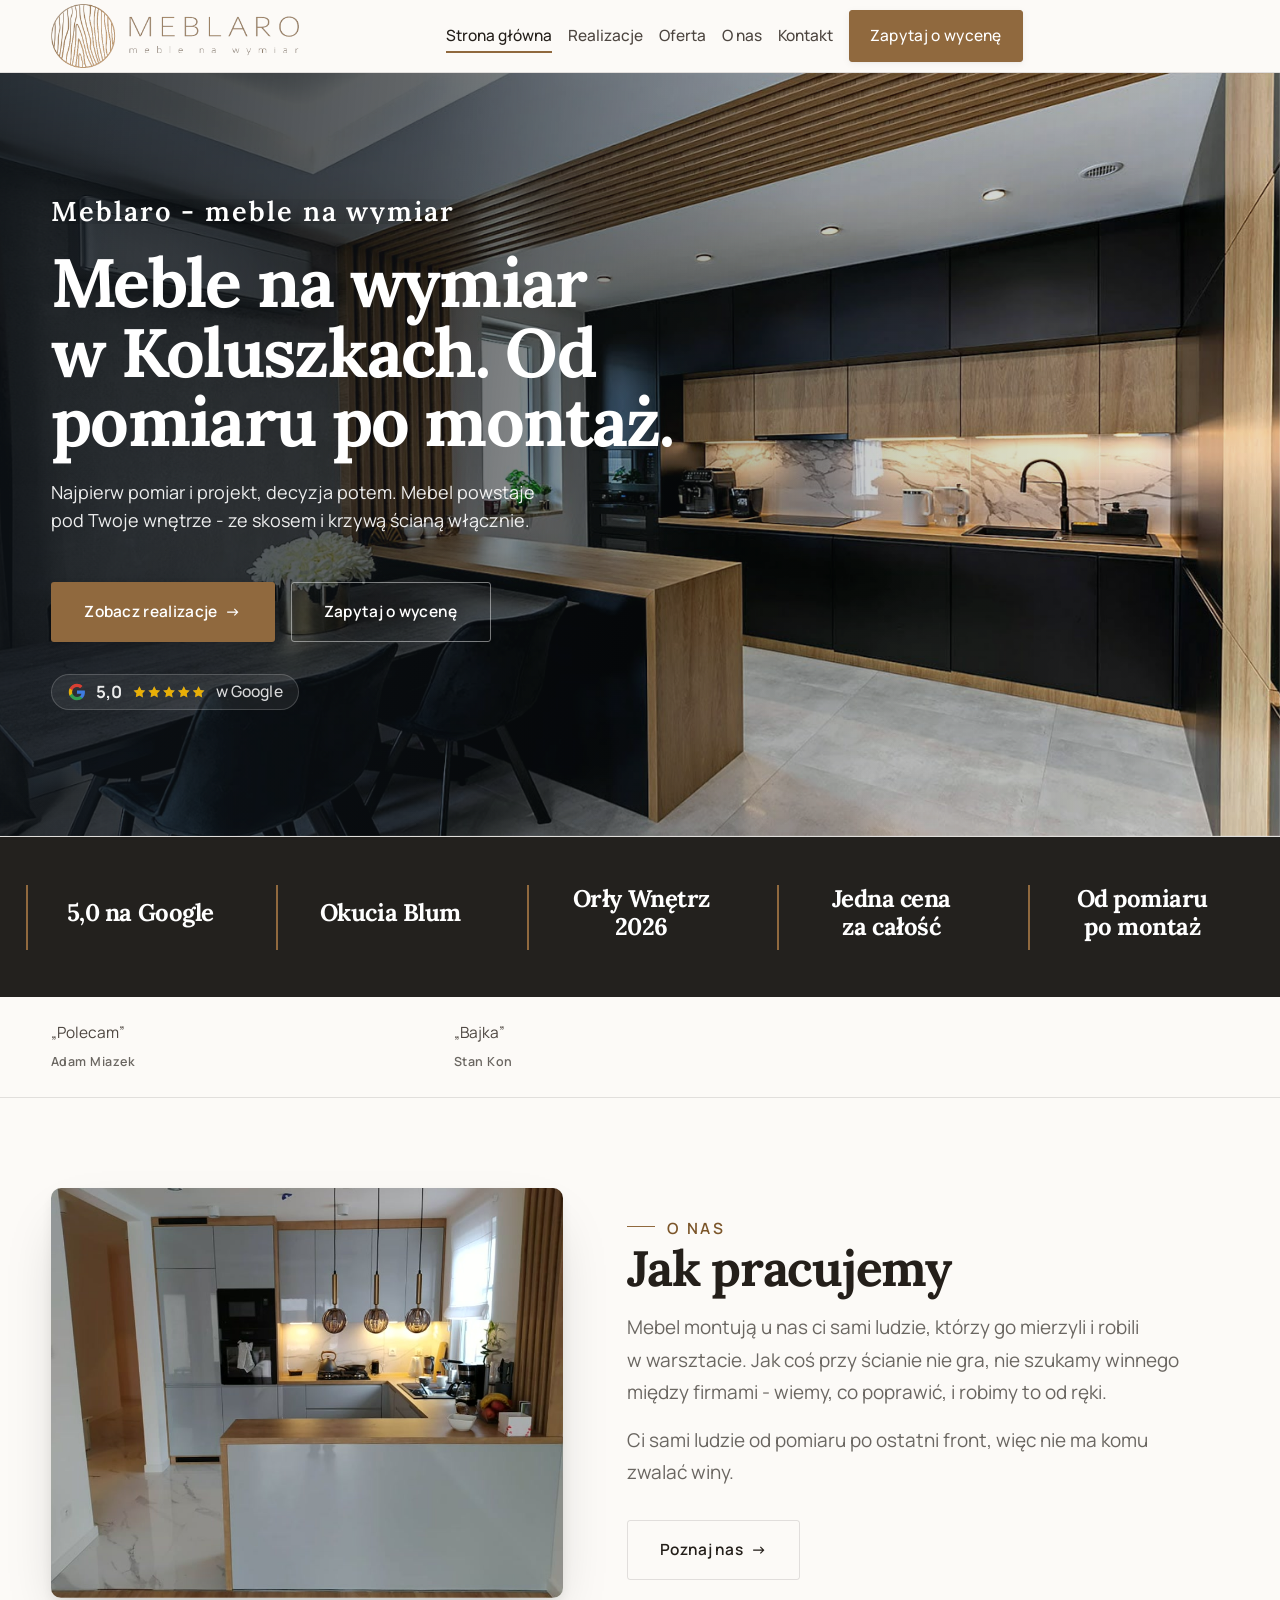
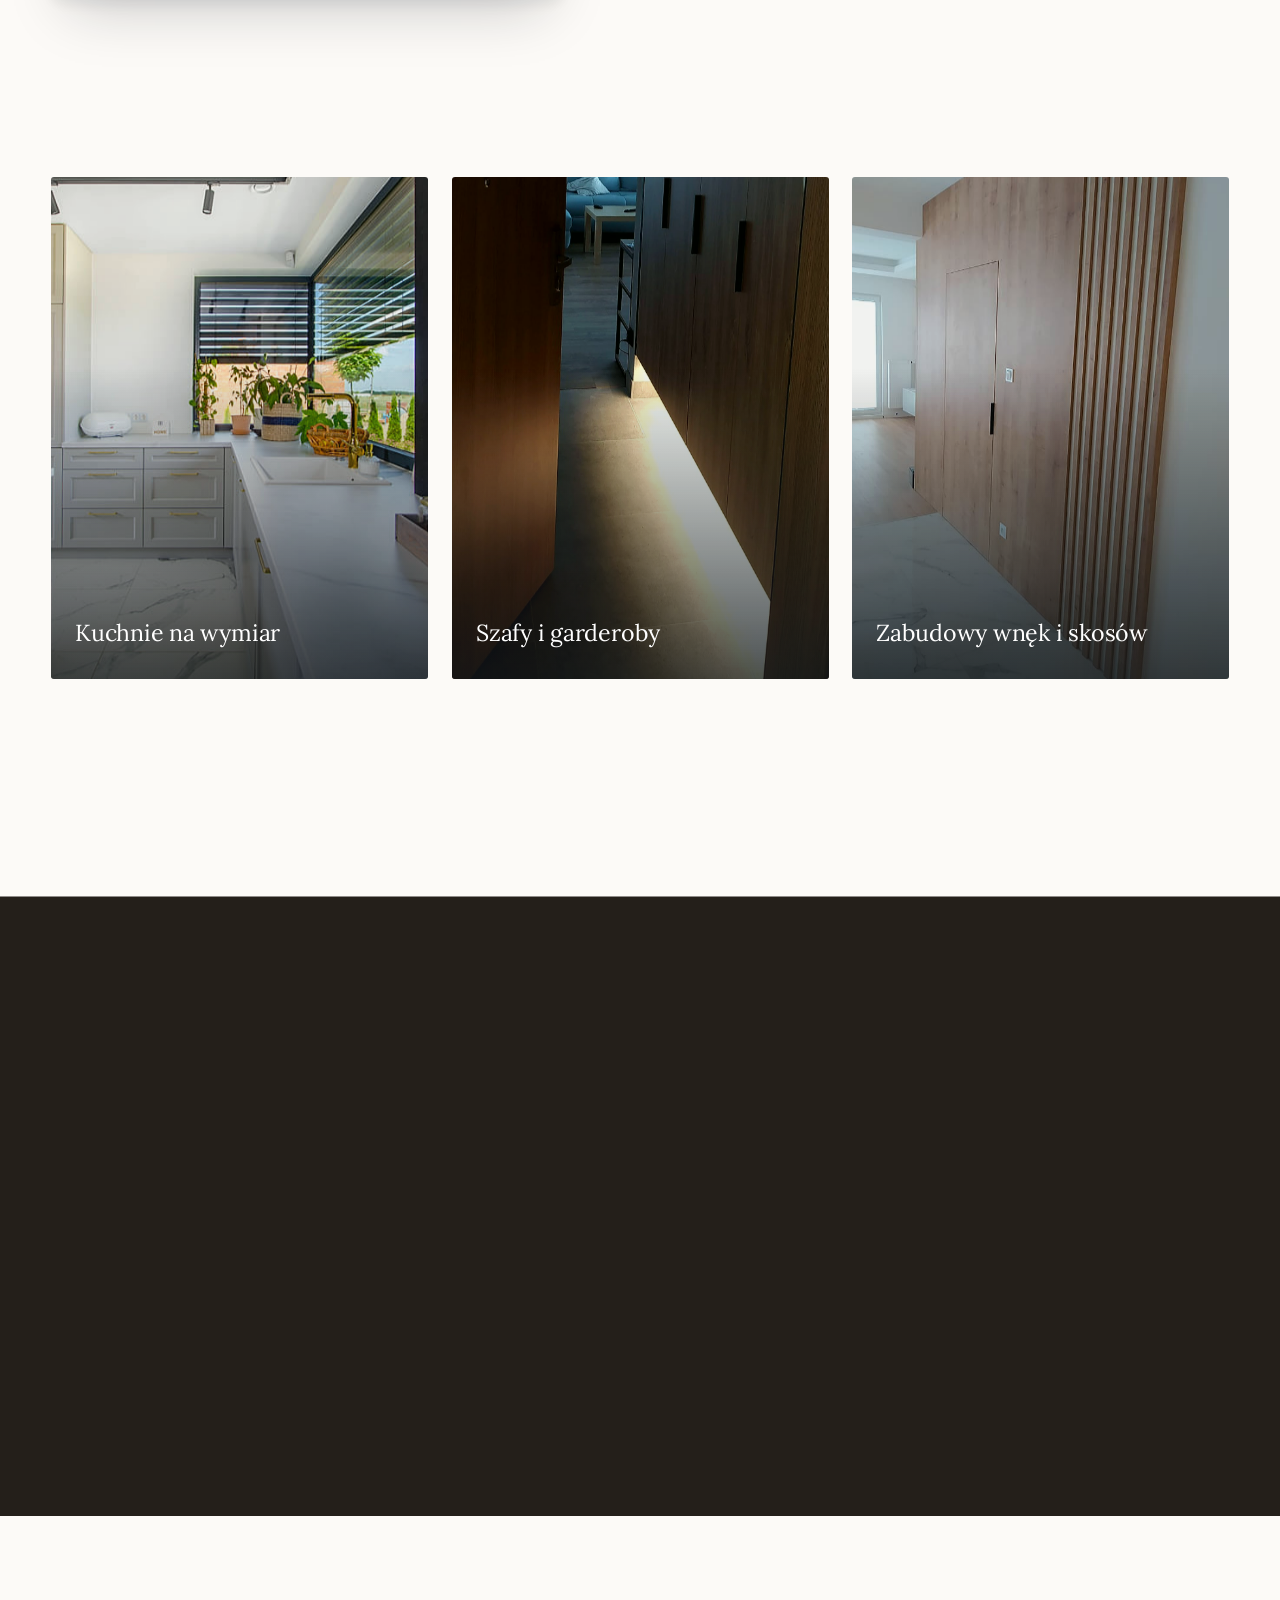
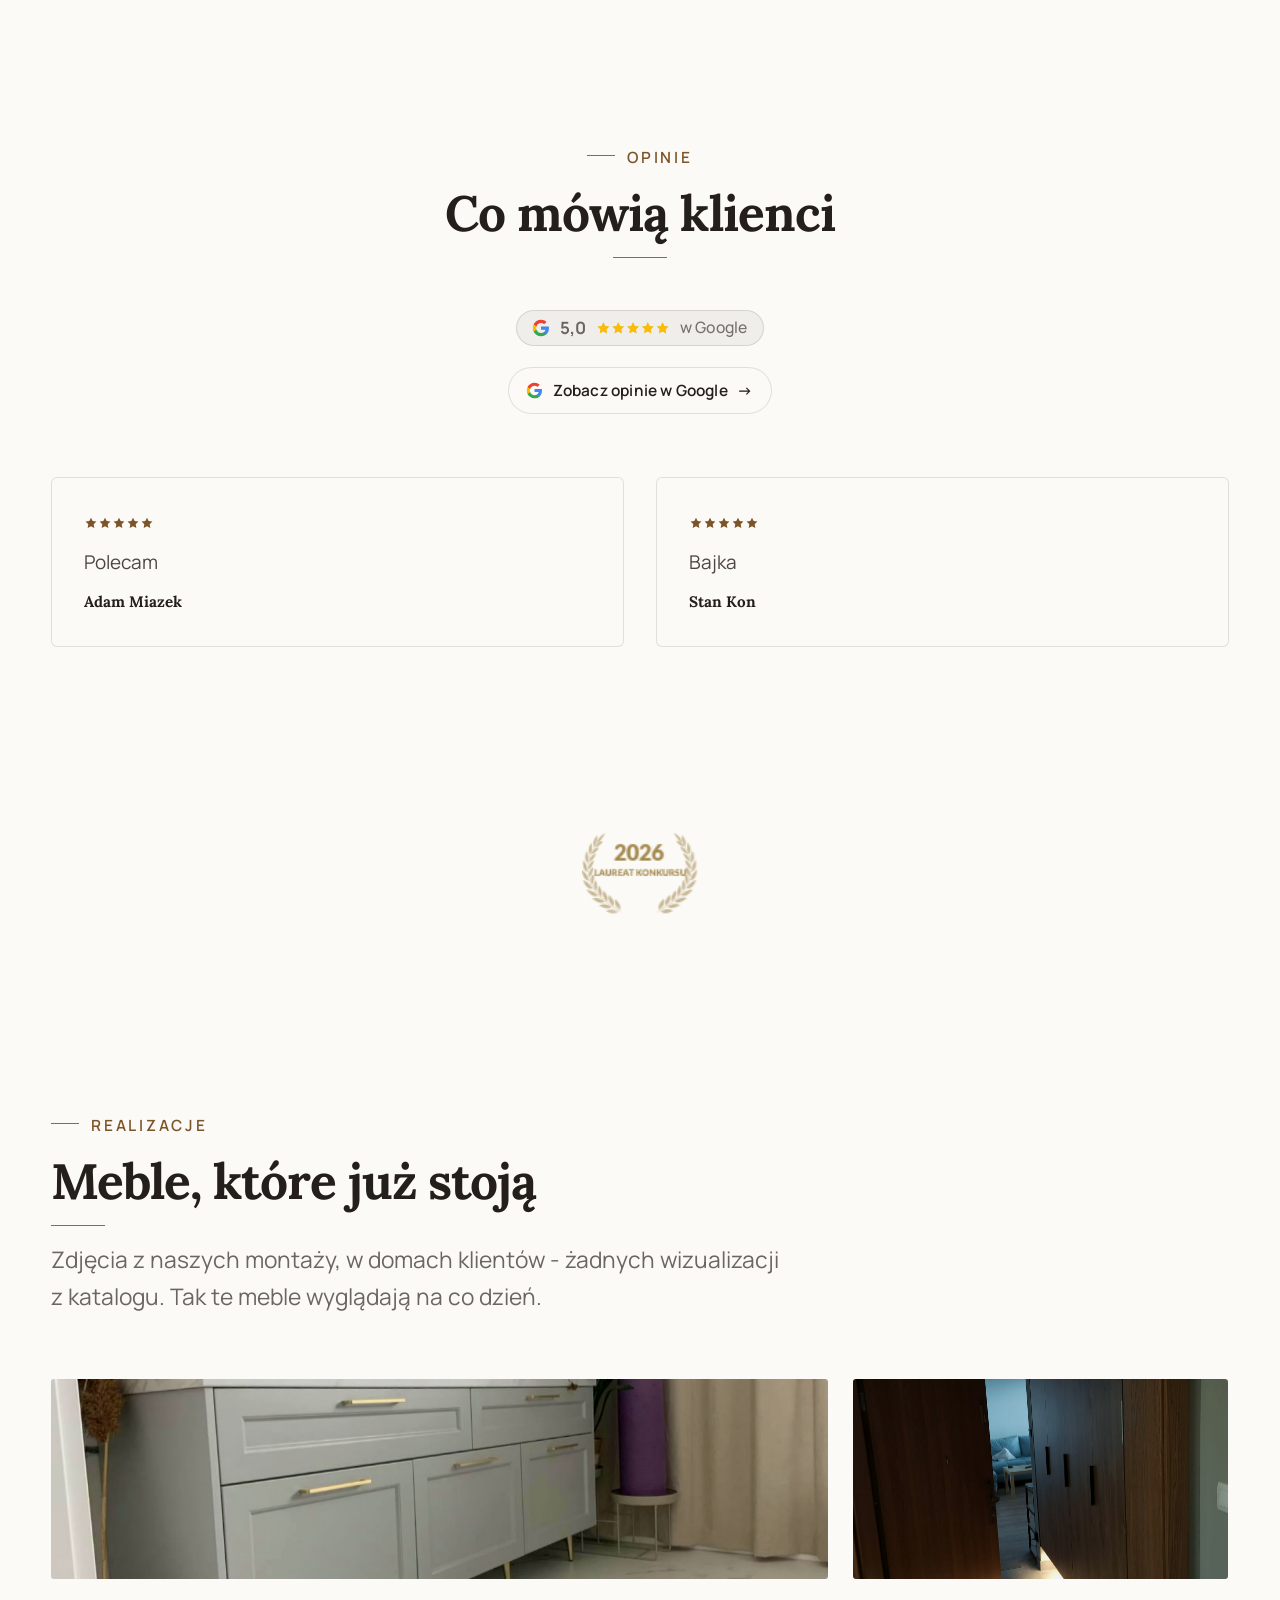
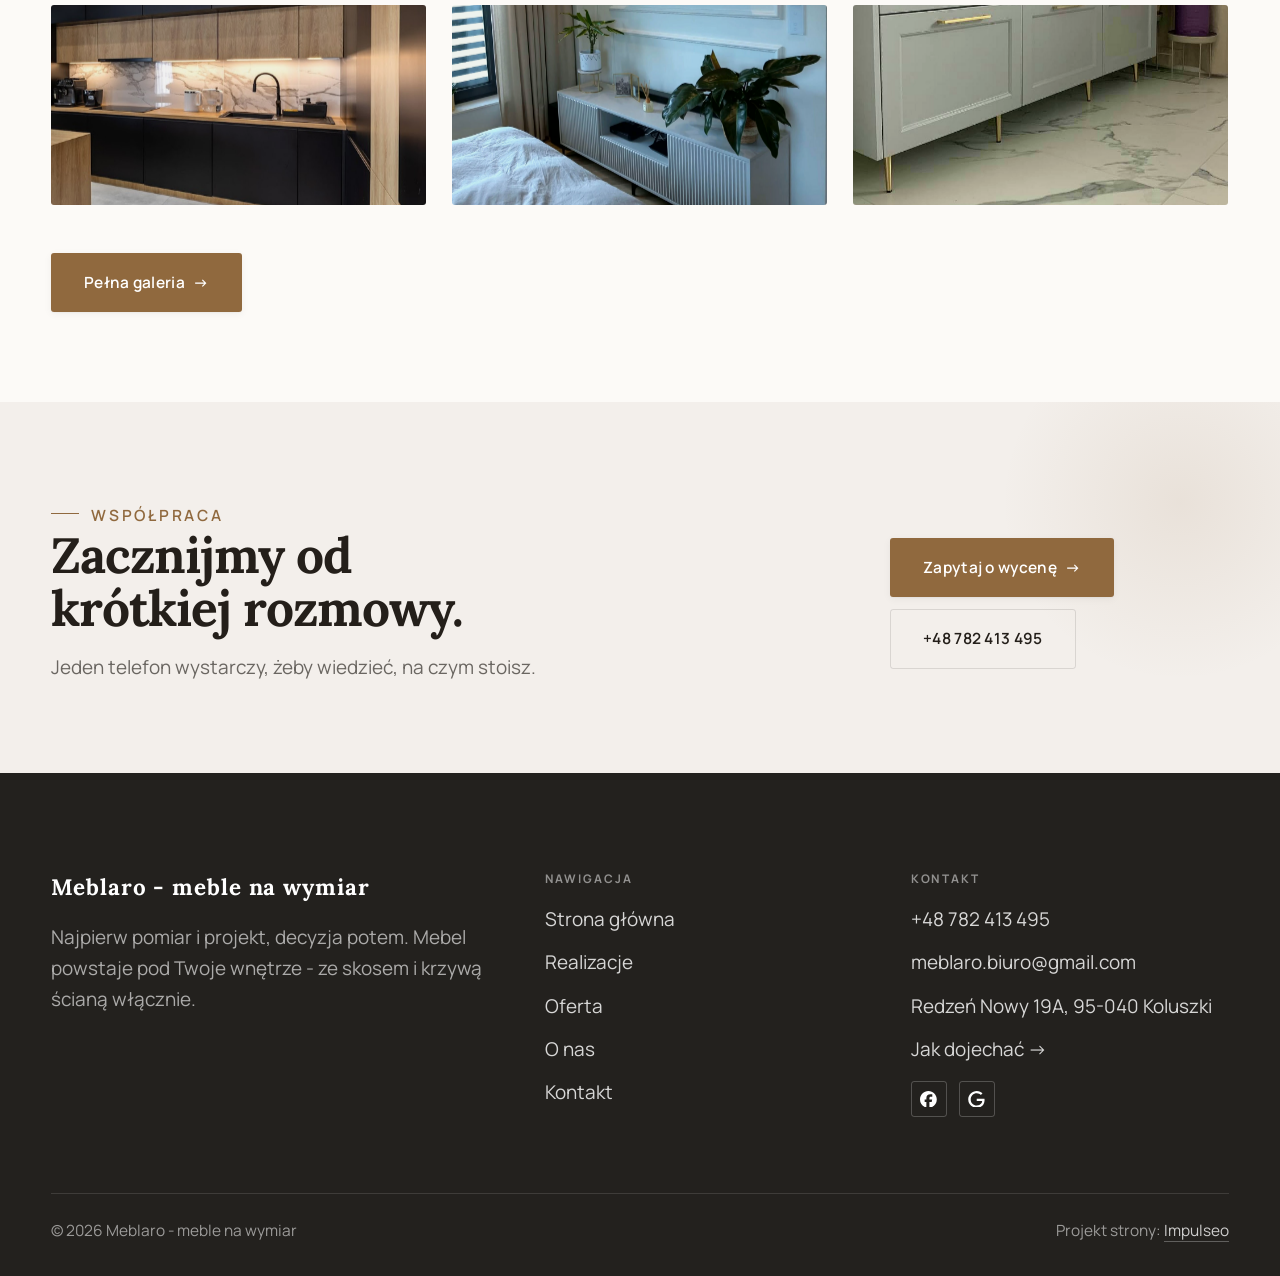
<file: index.html>
<!DOCTYPE html>
<html lang="pl">
<head>
<meta charset="UTF-8">
<meta name="viewport" content="width=device-width, initial-scale=1.0">
<title>Meblaro - meble na wymiar - stolarstwo i meble na wymiar</title>
<meta name="description" content="Meble na wymiar w Koluszkach: kuchnie, szafy i zabudowy pod Twoje wnętrze. Pomiar, projekt i montaż, okucia Blum. Zadzwoń: +48 782 413 495.">
<link rel="canonical" href="https://kris20032.github.io/meblaro-meble-na-wymiar/">
<meta name="robots" content="noindex, nofollow">
<meta property="og:type" content="website">
<meta property="og:locale" content="pl_PL">
<meta property="og:site_name" content="Meblaro - meble na wymiar">
<meta property="og:title" content="Meblaro - meble na wymiar - stolarstwo i meble na wymiar">
<meta property="og:description" content="Meble na wymiar w Koluszkach: kuchnie, szafy i zabudowy pod Twoje wnętrze. Pomiar, projekt i montaż, okucia Blum. Zadzwoń: +48 782 413 495.">
<meta property="og:url" content="https://kris20032.github.io/meblaro-meble-na-wymiar/">
<meta property="og:image" content="https://kris20032.github.io/meblaro-meble-na-wymiar/img/og.jpg">
<meta property="og:image:width" content="1200">
<meta property="og:image:height" content="630">
<meta name="twitter:card" content="summary_large_image">
<script type="application/ld+json">{"@context": "https://schema.org", "@type": "HomeAndConstructionBusiness", "name": "Meblaro - meble na wymiar", "url": "https://kris20032.github.io/meblaro-meble-na-wymiar/", "telephone": "+48782413495", "image": "https://kris20032.github.io/meblaro-meble-na-wymiar/img/og.jpg", "areaServed": "Koluszki", "sameAs": ["https://www.facebook.com/p/Meblaro-meble-na-wymiar-100083141510065/", "https://maps.google.com/?cid=2853513058336398710&g_mp=Cidnb29nbGUubWFwcy5wbGFjZXMudjEuUGxhY2VzLlNlYXJjaFRleHQQAhgEIAA"]}</script>
<link rel="preconnect" href="https://fonts.googleapis.com">
<link rel="preconnect" href="https://fonts.gstatic.com" crossorigin>
<link href="https://fonts.googleapis.com/css2?family=Lora:wght@500;600;700&family=Manrope:wght@400;500;600&display=swap" rel="stylesheet">
<link rel="stylesheet" href="assets/styles.css?v=4e96877b">
</head>
<body>

<header class="nav">
  <div class="wrap nav-inner">
    <a class="brand brand-has-logo" href="index.html"><img class="brand-logo" src="img/logo.png" alt="Meblaro - meble na wymiar" width="836" height="216" decoding="async"></a>
    <nav class="nav-links">
      <a href="index.html" class="active" aria-current="page">Strona główna</a>
      <a href="realizacje.html">Realizacje</a>
      <a href="oferta.html">Oferta</a>
      <a href="o-nas.html">O nas</a>
      <a href="kontakt.html">Kontakt</a>
      <a href="kontakt.html" class="btn btn-accent">Zapytaj o wycenę</a>
    </nav>
    <button class="nav-toggle" aria-label="Menu"><span></span><span></span><span></span></button>
  </div>
</header>

<main>
<section class="hero-cine">
  <img src="img/hero.jpg" fetchpriority="high" alt="Meblaro - meble na wymiar - Meble na wymiar w Koluszkach. Od pomiaru po montaż. " width="1600" height="900">
  <div class="wrap">
    <div class="hero-copy">
      <div class="brandmark bm-s"><span class="bm-line"><span>Meblaro - meble na wymiar</span></span></div>
      <h1>Meble na wymiar w Koluszkach. Od pomiaru po montaż. </h1>
      <p class="lead">Najpierw pomiar i projekt, decyzja potem. Mebel powstaje pod Twoje wnętrze - ze skosem i krzywą ścianą włącznie.</p>
      <div class="hero-actions">
        <a href="realizacje.html" class="btn btn-accent">Zobacz realizacje <span class="arr">→</span></a>
        <a href="kontakt.html" class="btn btn-ghost btn-on-dark">Zapytaj o wycenę</a>
      </div>
      <div style="margin-top:var(--space-6);color:#fff;font-weight:600;letter-spacing:.02em;opacity:.92"><span class="g-badge"><svg class="gb-ico" viewBox="0 0 24 24" width="18" height="18" aria-hidden="true"><path fill="#4285F4" d="M22.56 12.25c0-.78-.07-1.53-.2-2.25H12v4.26h5.92c-.26 1.37-1.04 2.53-2.21 3.31v2.77h3.57c2.08-1.92 3.28-4.74 3.28-8.09z"/><path fill="#34A853" d="M12 23c2.97 0 5.46-.98 7.28-2.66l-3.57-2.77c-.98.66-2.23 1.06-3.71 1.06-2.86 0-5.29-1.93-6.16-4.53H2.18v2.84C3.99 20.53 7.7 23 12 23z"/><path fill="#FBBC05" d="M5.84 14.09c-.22-.66-.35-1.36-.35-2.09s.13-1.43.35-2.09V7.07H2.18C1.43 8.55 1 10.22 1 12s.43 3.45 1.18 4.93l2.85-2.22.81-.62z"/><path fill="#EA4335" d="M12 5.38c1.62 0 3.06.56 4.21 1.64l3.15-3.15C17.45 2.09 14.97 1 12 1 7.7 1 3.99 3.47 2.18 7.07l3.66 2.84c.87-2.6 3.3-4.53 6.16-4.53z"/></svg><b class="gb-ocena">5,0</b><svg class="gb-stars" viewBox="0 0 90 18" width="74" height="14.8" aria-hidden="true"><g fill="currentColor" opacity=".26"><path transform="translate(0,0)" d="M9 1.6l2.2 4.46 4.92.72-3.56 3.47.84 4.9L9 12.74l-4.4 2.31.84-4.9L1.88 6.68l4.92-.72L9 1.6Z"/><path transform="translate(18,0)" d="M9 1.6l2.2 4.46 4.92.72-3.56 3.47.84 4.9L9 12.74l-4.4 2.31.84-4.9L1.88 6.68l4.92-.72L9 1.6Z"/><path transform="translate(36,0)" d="M9 1.6l2.2 4.46 4.92.72-3.56 3.47.84 4.9L9 12.74l-4.4 2.31.84-4.9L1.88 6.68l4.92-.72L9 1.6Z"/><path transform="translate(54,0)" d="M9 1.6l2.2 4.46 4.92.72-3.56 3.47.84 4.9L9 12.74l-4.4 2.31.84-4.9L1.88 6.68l4.92-.72L9 1.6Z"/><path transform="translate(72,0)" d="M9 1.6l2.2 4.46 4.92.72-3.56 3.47.84 4.9L9 12.74l-4.4 2.31.84-4.9L1.88 6.68l4.92-.72L9 1.6Z"/></g><clipPath id="gs1000"><rect x="0" y="0" width="90.0" height="18"/></clipPath><g fill="#FBBC04" clip-path="url(#gs1000)"><path transform="translate(0,0)" d="M9 1.6l2.2 4.46 4.92.72-3.56 3.47.84 4.9L9 12.74l-4.4 2.31.84-4.9L1.88 6.68l4.92-.72L9 1.6Z"/><path transform="translate(18,0)" d="M9 1.6l2.2 4.46 4.92.72-3.56 3.47.84 4.9L9 12.74l-4.4 2.31.84-4.9L1.88 6.68l4.92-.72L9 1.6Z"/><path transform="translate(36,0)" d="M9 1.6l2.2 4.46 4.92.72-3.56 3.47.84 4.9L9 12.74l-4.4 2.31.84-4.9L1.88 6.68l4.92-.72L9 1.6Z"/><path transform="translate(54,0)" d="M9 1.6l2.2 4.46 4.92.72-3.56 3.47.84 4.9L9 12.74l-4.4 2.31.84-4.9L1.88 6.68l4.92-.72L9 1.6Z"/><path transform="translate(72,0)" d="M9 1.6l2.2 4.46 4.92.72-3.56 3.47.84 4.9L9 12.74l-4.4 2.31.84-4.9L1.88 6.68l4.92-.72L9 1.6Z"/></g></svg><span class="gb-txt">w Google</span></span></div>
    </div>
  </div>
</section>
<section class="strip n-5" style="padding-block:0">
  <div class="wrap">
    <div class="item reveal"><div class="k">5,0 na Google</div><div class="v"></div></div>
    <div class="item reveal"><div class="k">Okucia Blum</div><div class="v"></div></div>
    <div class="item reveal"><div class="k">Orły Wnętrz 2026</div><div class="v"></div></div>
    <div class="item reveal"><div class="k">Jedna cena za całość</div><div class="v"></div></div>
    <div class="item reveal"><div class="k">Od pomiaru po montaż</div><div class="v"></div></div>
  </div>
</section>
<section class="opinie-mini" aria-label="Opinie klientów">
  <div class="wrap">
    <div class="om-row">
      <div class="om-item reveal"><blockquote>„Polecam”</blockquote><span class="om-autor">Adam Miazek</span></div>
      <div class="om-item reveal"><blockquote>„Bajka”</blockquote><span class="om-autor">Stan Kon</span></div>
    </div>
  </div>
</section>
<section>
  <div class="wrap split">
    <div class="split-art reveal"><img src="img/about.jpg" alt="Meblaro - meble na wymiar - realizacja" loading="lazy" width="936" height="696" decoding="async"></div>
    <div class="split-copy reveal">
      <span class="eyebrow">O nas</span>
      <h2>Jak pracujemy</h2>
      <p class="muted">Mebel montują u nas ci sami ludzie, którzy go mierzyli i robili w warsztacie. Jak coś przy ścianie nie gra, nie szukamy winnego między firmami - wiemy, co poprawić, i robimy to od ręki.</p>
      <p class="muted">Ci sami ludzie od pomiaru po ostatni front, więc nie ma komu zwalać winy.</p>
      <a href="o-nas.html" class="btn btn-ghost">Poznaj nas <span class="arr">→</span></a>
    </div>
  </div>
</section>
<section class="gateways-band">
  <div class="wrap">
    <div class="gateways">
      <a href="oferta.html" class="gateway reveal"><img src="img/g2.jpg" alt="Kuchnie na wymiar" loading="lazy" width="1000" height="662" decoding="async"><span class="g-ttl">Kuchnie na wymiar</span></a>
      <a href="oferta.html" class="gateway reveal"><img src="img/g8.jpg" alt="Szafy i garderoby" loading="lazy" width="1266" height="1750" decoding="async"><span class="g-ttl">Szafy i garderoby</span></a>
      <a href="oferta.html" class="gateway reveal"><img src="img/g5.jpg" alt="Zabudowy wnęk i skosów" loading="lazy" width="720" height="960" decoding="async"><span class="g-ttl">Zabudowy wnęk i skosów</span></a>
    </div>
  </div>
</section>
<section class="stopklatka" aria-hidden="true">
  <div class="stk-bg" style="background-image:url(img/g7.jpg)"></div>
</section>
<section class="opinie">
  <div class="wrap">
    <div class="head center reveal">
      <span class="eyebrow">Opinie</span>
      <h2>Co mówią klienci</h2>
    </div>
    <p class="op-meta reveal"><span class="g-badge"><svg class="gb-ico" viewBox="0 0 24 24" width="18" height="18" aria-hidden="true"><path fill="#4285F4" d="M22.56 12.25c0-.78-.07-1.53-.2-2.25H12v4.26h5.92c-.26 1.37-1.04 2.53-2.21 3.31v2.77h3.57c2.08-1.92 3.28-4.74 3.28-8.09z"/><path fill="#34A853" d="M12 23c2.97 0 5.46-.98 7.28-2.66l-3.57-2.77c-.98.66-2.23 1.06-3.71 1.06-2.86 0-5.29-1.93-6.16-4.53H2.18v2.84C3.99 20.53 7.7 23 12 23z"/><path fill="#FBBC05" d="M5.84 14.09c-.22-.66-.35-1.36-.35-2.09s.13-1.43.35-2.09V7.07H2.18C1.43 8.55 1 10.22 1 12s.43 3.45 1.18 4.93l2.85-2.22.81-.62z"/><path fill="#EA4335" d="M12 5.38c1.62 0 3.06.56 4.21 1.64l3.15-3.15C17.45 2.09 14.97 1 12 1 7.7 1 3.99 3.47 2.18 7.07l3.66 2.84c.87-2.6 3.3-4.53 6.16-4.53z"/></svg><b class="gb-ocena">5,0</b><svg class="gb-stars" viewBox="0 0 90 18" width="74" height="14.8" aria-hidden="true"><g fill="currentColor" opacity=".26"><path transform="translate(0,0)" d="M9 1.6l2.2 4.46 4.92.72-3.56 3.47.84 4.9L9 12.74l-4.4 2.31.84-4.9L1.88 6.68l4.92-.72L9 1.6Z"/><path transform="translate(18,0)" d="M9 1.6l2.2 4.46 4.92.72-3.56 3.47.84 4.9L9 12.74l-4.4 2.31.84-4.9L1.88 6.68l4.92-.72L9 1.6Z"/><path transform="translate(36,0)" d="M9 1.6l2.2 4.46 4.92.72-3.56 3.47.84 4.9L9 12.74l-4.4 2.31.84-4.9L1.88 6.68l4.92-.72L9 1.6Z"/><path transform="translate(54,0)" d="M9 1.6l2.2 4.46 4.92.72-3.56 3.47.84 4.9L9 12.74l-4.4 2.31.84-4.9L1.88 6.68l4.92-.72L9 1.6Z"/><path transform="translate(72,0)" d="M9 1.6l2.2 4.46 4.92.72-3.56 3.47.84 4.9L9 12.74l-4.4 2.31.84-4.9L1.88 6.68l4.92-.72L9 1.6Z"/></g><clipPath id="gs1000"><rect x="0" y="0" width="90.0" height="18"/></clipPath><g fill="#FBBC04" clip-path="url(#gs1000)"><path transform="translate(0,0)" d="M9 1.6l2.2 4.46 4.92.72-3.56 3.47.84 4.9L9 12.74l-4.4 2.31.84-4.9L1.88 6.68l4.92-.72L9 1.6Z"/><path transform="translate(18,0)" d="M9 1.6l2.2 4.46 4.92.72-3.56 3.47.84 4.9L9 12.74l-4.4 2.31.84-4.9L1.88 6.68l4.92-.72L9 1.6Z"/><path transform="translate(36,0)" d="M9 1.6l2.2 4.46 4.92.72-3.56 3.47.84 4.9L9 12.74l-4.4 2.31.84-4.9L1.88 6.68l4.92-.72L9 1.6Z"/><path transform="translate(54,0)" d="M9 1.6l2.2 4.46 4.92.72-3.56 3.47.84 4.9L9 12.74l-4.4 2.31.84-4.9L1.88 6.68l4.92-.72L9 1.6Z"/><path transform="translate(72,0)" d="M9 1.6l2.2 4.46 4.92.72-3.56 3.47.84 4.9L9 12.74l-4.4 2.31.84-4.9L1.88 6.68l4.92-.72L9 1.6Z"/></g></svg><span class="gb-txt">w Google</span></span></p>
    <p class="op-meta reveal"><a class="op-google" href="https://maps.google.com/?cid=2853513058336398710&amp;g_mp=Cidnb29nbGUubWFwcy5wbGFjZXMudjEuUGxhY2VzLlNlYXJjaFRleHQQAhgEIAA" target="_blank" rel="noopener"><svg class="op-g-ico" viewBox="0 0 24 24" width="17" height="17" aria-hidden="true"><path fill="#4285F4" d="M22.56 12.25c0-.78-.07-1.53-.2-2.25H12v4.26h5.92c-.26 1.37-1.04 2.53-2.21 3.31v2.77h3.57c2.08-1.92 3.28-4.74 3.28-8.09z"/><path fill="#34A853" d="M12 23c2.97 0 5.46-.98 7.28-2.66l-3.57-2.77c-.98.66-2.23 1.06-3.71 1.06-2.86 0-5.29-1.93-6.16-4.53H2.18v2.84C3.99 20.53 7.7 23 12 23z"/><path fill="#FBBC05" d="M5.84 14.09c-.22-.66-.35-1.36-.35-2.09s.13-1.43.35-2.09V7.07H2.18C1.43 8.55 1 10.22 1 12s.43 3.45 1.18 4.93l2.85-2.22.81-.62z"/><path fill="#EA4335" d="M12 5.38c1.62 0 3.06.56 4.21 1.64l3.15-3.15C17.45 2.09 14.97 1 12 1 7.7 1 3.99 3.47 2.18 7.07l3.66 2.84c.87-2.6 3.3-4.53 6.16-4.53z"/></svg><span>Zobacz opinie w Google</span><span class="arr">→</span></a></p>
    <div class="opinie-grid">
      <figure class="op-card reveal"><span class="op-star"><svg class="ico-star" width="14" height="14" viewBox="0 0 24 24" style="vertical-align:-2px" aria-hidden="true"><path d="M12 2.8l2.85 5.8 6.4.93-4.63 4.5 1.1 6.37L12 17.4l-5.72 3 1.1-6.37-4.63-4.5 6.4-.93L12 2.8Z" fill="currentColor"/></svg><svg class="ico-star" width="14" height="14" viewBox="0 0 24 24" style="vertical-align:-2px" aria-hidden="true"><path d="M12 2.8l2.85 5.8 6.4.93-4.63 4.5 1.1 6.37L12 17.4l-5.72 3 1.1-6.37-4.63-4.5 6.4-.93L12 2.8Z" fill="currentColor"/></svg><svg class="ico-star" width="14" height="14" viewBox="0 0 24 24" style="vertical-align:-2px" aria-hidden="true"><path d="M12 2.8l2.85 5.8 6.4.93-4.63 4.5 1.1 6.37L12 17.4l-5.72 3 1.1-6.37-4.63-4.5 6.4-.93L12 2.8Z" fill="currentColor"/></svg><svg class="ico-star" width="14" height="14" viewBox="0 0 24 24" style="vertical-align:-2px" aria-hidden="true"><path d="M12 2.8l2.85 5.8 6.4.93-4.63 4.5 1.1 6.37L12 17.4l-5.72 3 1.1-6.37-4.63-4.5 6.4-.93L12 2.8Z" fill="currentColor"/></svg><svg class="ico-star" width="14" height="14" viewBox="0 0 24 24" style="vertical-align:-2px" aria-hidden="true"><path d="M12 2.8l2.85 5.8 6.4.93-4.63 4.5 1.1 6.37L12 17.4l-5.72 3 1.1-6.37-4.63-4.5 6.4-.93L12 2.8Z" fill="currentColor"/></svg></span><blockquote>Polecam</blockquote><span class="op-autor">Adam Miazek</span></figure>
      <figure class="op-card reveal"><span class="op-star"><svg class="ico-star" width="14" height="14" viewBox="0 0 24 24" style="vertical-align:-2px" aria-hidden="true"><path d="M12 2.8l2.85 5.8 6.4.93-4.63 4.5 1.1 6.37L12 17.4l-5.72 3 1.1-6.37-4.63-4.5 6.4-.93L12 2.8Z" fill="currentColor"/></svg><svg class="ico-star" width="14" height="14" viewBox="0 0 24 24" style="vertical-align:-2px" aria-hidden="true"><path d="M12 2.8l2.85 5.8 6.4.93-4.63 4.5 1.1 6.37L12 17.4l-5.72 3 1.1-6.37-4.63-4.5 6.4-.93L12 2.8Z" fill="currentColor"/></svg><svg class="ico-star" width="14" height="14" viewBox="0 0 24 24" style="vertical-align:-2px" aria-hidden="true"><path d="M12 2.8l2.85 5.8 6.4.93-4.63 4.5 1.1 6.37L12 17.4l-5.72 3 1.1-6.37-4.63-4.5 6.4-.93L12 2.8Z" fill="currentColor"/></svg><svg class="ico-star" width="14" height="14" viewBox="0 0 24 24" style="vertical-align:-2px" aria-hidden="true"><path d="M12 2.8l2.85 5.8 6.4.93-4.63 4.5 1.1 6.37L12 17.4l-5.72 3 1.1-6.37-4.63-4.5 6.4-.93L12 2.8Z" fill="currentColor"/></svg><svg class="ico-star" width="14" height="14" viewBox="0 0 24 24" style="vertical-align:-2px" aria-hidden="true"><path d="M12 2.8l2.85 5.8 6.4.93-4.63 4.5 1.1 6.37L12 17.4l-5.72 3 1.1-6.37-4.63-4.5 6.4-.93L12 2.8Z" fill="currentColor"/></svg></span><blockquote>Bajka</blockquote><span class="op-autor">Stan Kon</span></figure>
    </div>
  </div>
</section>
<section class="odznaki">
  <div class="wrap">
    <ul class="odz-row">
      <li class="odz reveal"><img src="img/odznaka-orly-wnetrz-2026.png" alt="Orły Wnętrz 2026 - laureat plebiscytu (Koluszki)" loading="lazy" decoding="async" width="83" height="60"></li>
    </ul>
  </div>
</section>
<section>
  <div class="wrap">
    <div class="head reveal">
      <span class="eyebrow">Realizacje</span>
      <h2>Meble, które już stoją</h2>
      <p>Zdjęcia z naszych montaży, w domach klientów - żadnych wizualizacji z katalogu. Tak te meble wyglądają na co dzień.</p>
    </div>
    <div class="gallery">
      <div class="tile t-two3 reveal"><img src="img/g3.jpg" alt="Meblaro - meble na wymiar" loading="lazy" width="1182" height="862" decoding="async"></div>
      <div class="tile t-third reveal"><img src="img/g6.jpg" alt="Meblaro - meble na wymiar" loading="lazy" width="1464" height="2018" decoding="async"></div>
      <div class="tile t-third reveal"><img src="img/g11.jpg" alt="Meblaro - meble na wymiar" loading="lazy" width="1140" height="1080" decoding="async"></div>
      <div class="tile t-third reveal"><img src="img/g10.jpg" alt="Meblaro - meble na wymiar" loading="lazy" width="1320" height="866" decoding="async"></div>
      <div class="tile t-third reveal"><img src="img/g9.jpg" alt="Meblaro - meble na wymiar" loading="lazy" width="1386" height="1036" decoding="async"></div>
    </div>
    <div style="margin-top:var(--space-7)" class="reveal"><a href="realizacje.html" class="btn btn-accent">Pełna galeria <span class="arr">→</span></a></div>
  </div>
</section>
<section class="cta">
  <div class="wrap">
    <div class="reveal">
      <span class="eyebrow">Współpraca</span>
      <h2>Zacznijmy od krótkiej rozmowy.</h2>
      <p>Jeden telefon wystarczy, żeby wiedzieć, na czym stoisz.</p>
    </div>
    <div class="cta-actions reveal">
      <a href="kontakt.html" class="btn btn-light">Zapytaj o wycenę <span class="arr">→</span></a>
      <a href="tel:+48782413495" class="btn btn-ghost btn-ghost-cta">+48 782 413 495</a>
    </div>
  </div>
</section>
</main>

<footer>
  <div class="wrap">
    <div class="foot-grid">
      <div class="foot-brand">
        <div class="name">Meblaro - meble na wymiar</div>
        <p>Najpierw pomiar i projekt, decyzja potem. Mebel powstaje pod Twoje wnętrze - ze skosem i krzywą ścianą włącznie.</p>
      </div>
      <div class="foot-col">
        <h4>Nawigacja</h4>
        <a href="index.html">Strona główna</a>
        <a href="realizacje.html">Realizacje</a>
        <a href="oferta.html">Oferta</a>
        <a href="o-nas.html">O nas</a>
        <a href="kontakt.html">Kontakt</a>
      </div>
      <div class="foot-col">
        <h4>Kontakt</h4>
        <a href="tel:+48782413495">+48 782 413 495</a>
        <a href="mailto:meblaro.biuro@gmail.com">meblaro.biuro@gmail.com</a>
        <p>Redzeń Nowy 19A, 95-040 Koluszki</p>
        <a href="https://maps.google.com/?cid=2853513058336398710&g_mp=Cidnb29nbGUubWFwcy5wbGFjZXMudjEuUGxhY2VzLlNlYXJjaFRleHQQAhgEIAA" target="_blank" rel="noopener">Jak dojechać →</a>
      <div class="foot-soc">
        <a class="soc" href="https://www.facebook.com/p/Meblaro-meble-na-wymiar-100083141510065/" target="_blank" rel="noopener" aria-label="Facebook - Meblaro - meble na wymiar"><svg viewBox="0 0 24 24" aria-hidden="true" focusable="false"><path d="M9.101 23.691v-7.98H6.627v-3.667h2.474v-1.58c0-4.085 1.848-5.978 5.858-5.978.401 0 .955.042 1.468.103a8.68 8.68 0 0 1 1.141.195v3.325a8.623 8.623 0 0 0-.653-.036 26.805 26.805 0 0 0-.733-.009c-.707 0-1.259.096-1.675.309a1.686 1.686 0 0 0-.679.622c-.258.42-.374.995-.374 1.752v1.297h3.919l-.386 2.103-.287 1.564h-3.246v8.245C19.396 23.238 24 18.179 24 12.044c0-6.627-5.373-12-12-12s-12 5.373-12 12c0 5.628 3.874 10.35 9.101 11.647Z" fill="currentColor"/></svg></a>
        <a class="soc" href="https://maps.google.com/?cid=2853513058336398710&g_mp=Cidnb29nbGUubWFwcy5wbGFjZXMudjEuUGxhY2VzLlNlYXJjaFRleHQQAhgEIAA" target="_blank" rel="noopener" aria-label="Google - Meblaro - meble na wymiar"><svg viewBox="0 0 24 24" aria-hidden="true" focusable="false"><path d="M12.48 10.92v3.28h7.84c-.24 1.84-.853 3.187-1.787 4.133-1.147 1.147-2.933 2.4-6.053 2.4-4.827 0-8.6-3.893-8.6-8.72s3.773-8.72 8.6-8.72c2.6 0 4.507 1.027 5.907 2.347l2.307-2.307C18.747 1.44 16.133 0 12.48 0 5.867 0 .307 5.387.307 12s5.56 12 12.173 12c3.573 0 6.267-1.173 8.373-3.36 2.16-2.16 2.84-5.213 2.84-7.667 0-.76-.053-1.467-.173-2.053H12.48z" fill="currentColor"/></svg></a>
      </div>
      </div>
    </div>
    <div class="foot-bot">
      <span>© 2026 Meblaro - meble na wymiar</span>
      <span>Projekt strony: <a class="foot-credit" href="https://impulseo.pl" target="_blank" rel="noopener">Impulseo</a></span>
    </div>
  </div>
</footer>
<div class="sticky-reserve"><a class="sr-book" href="kontakt.html">Zapytaj o wycenę</a><a class="sr-call" href="tel:+48782413495" aria-label="Zadzwoń"><svg class="ico-tel" width="16" height="16" viewBox="0 0 24 24" fill="none" aria-hidden="true"><path d="M6.6 10.8a15.5 15.5 0 0 0 6.6 6.6l2.2-2.2a1 1 0 0 1 1-.24 11.4 11.4 0 0 0 3.6.58 1 1 0 0 1 1 1V20a1 1 0 0 1-1 1A17 17 0 0 1 3 4a1 1 0 0 1 1-1h3.5a1 1 0 0 1 1 1c0 1.25.2 2.46.58 3.6a1 1 0 0 1-.25 1l-2.23 2.2Z" fill="currentColor"/></svg></a></div>
<div class="demo-wazne" data-do="2026-10-08" data-cykl="3" hidden><svg class="dw-ico" width="13" height="13" viewBox="0 0 24 24" fill="none" aria-hidden="true"><circle cx="12" cy="12" r="8.6" stroke="currentColor" stroke-width="1.8"/><path d="M12 7.2V12l3.3 2" stroke="currentColor" stroke-width="1.8" stroke-linecap="round"/></svg><span class="dw-txt"></span></div>

<script src="assets/main.js"></script>
</body>
</html>
</file>
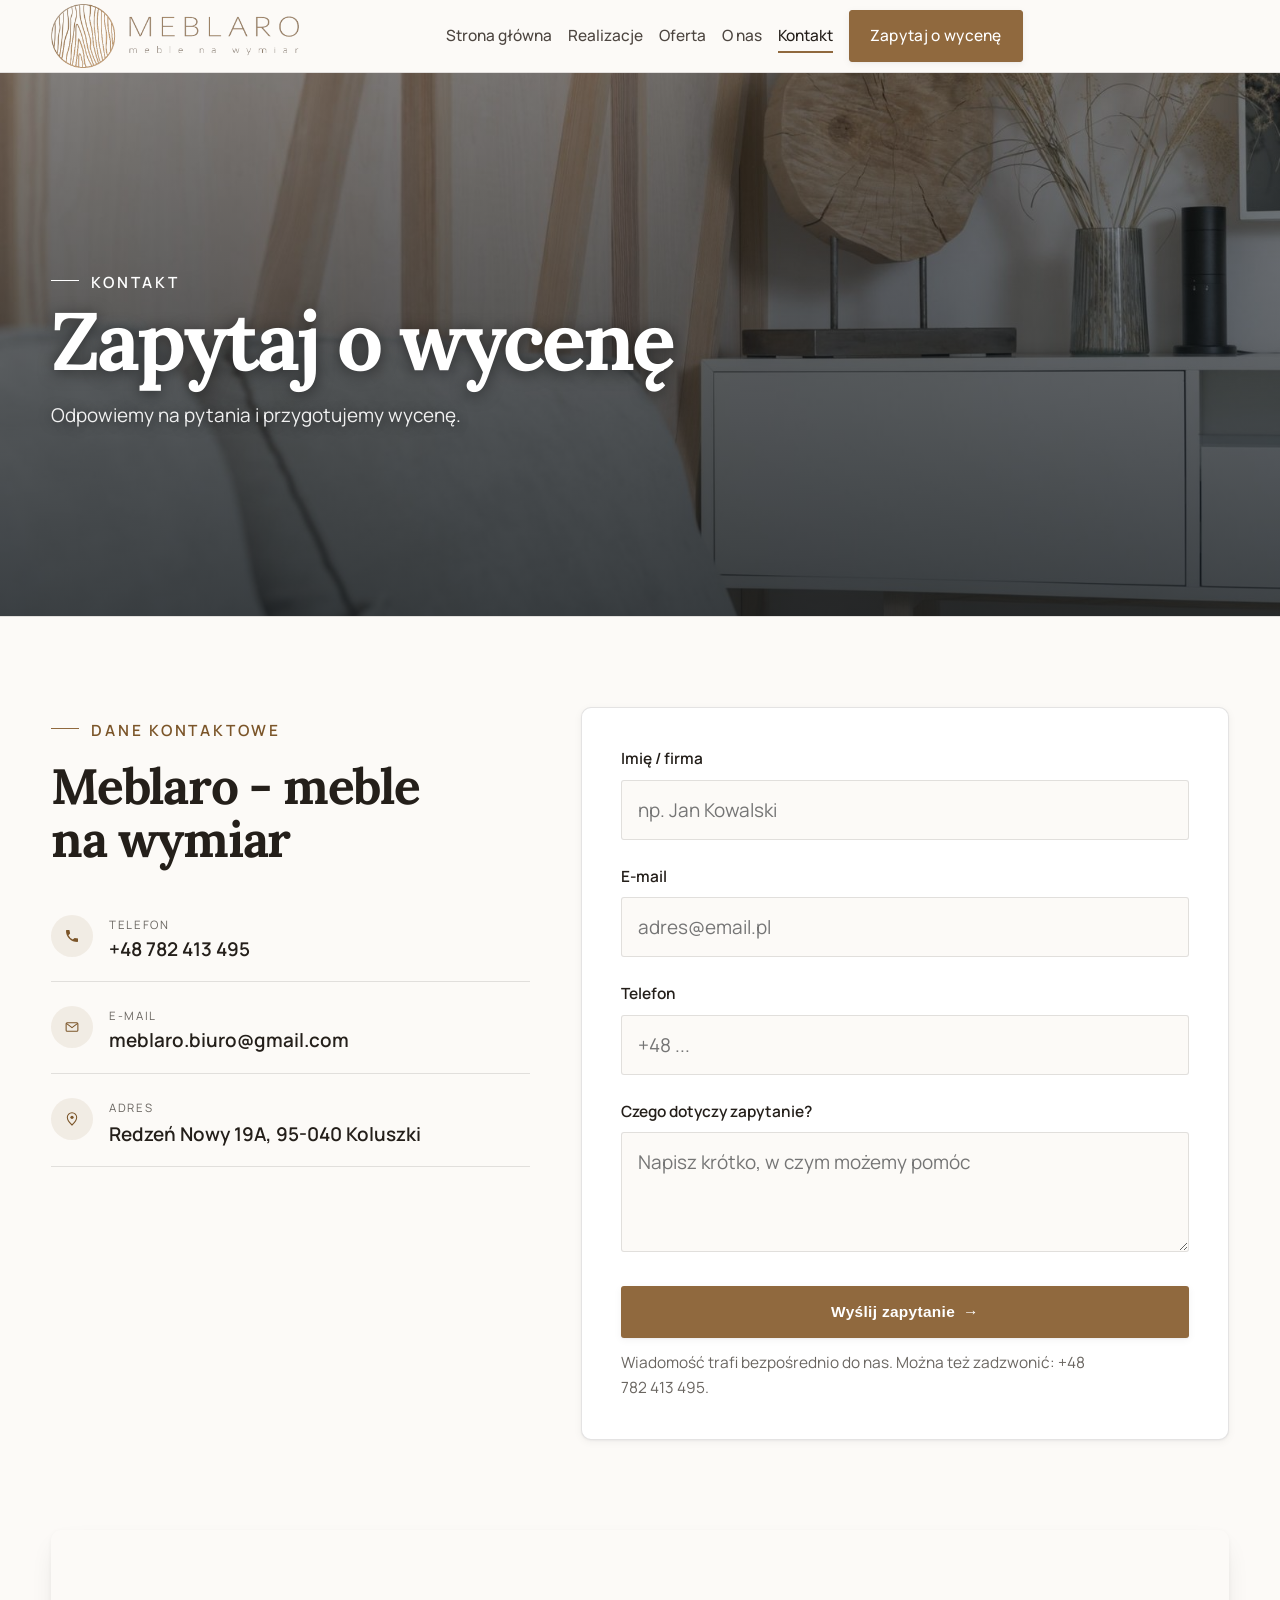
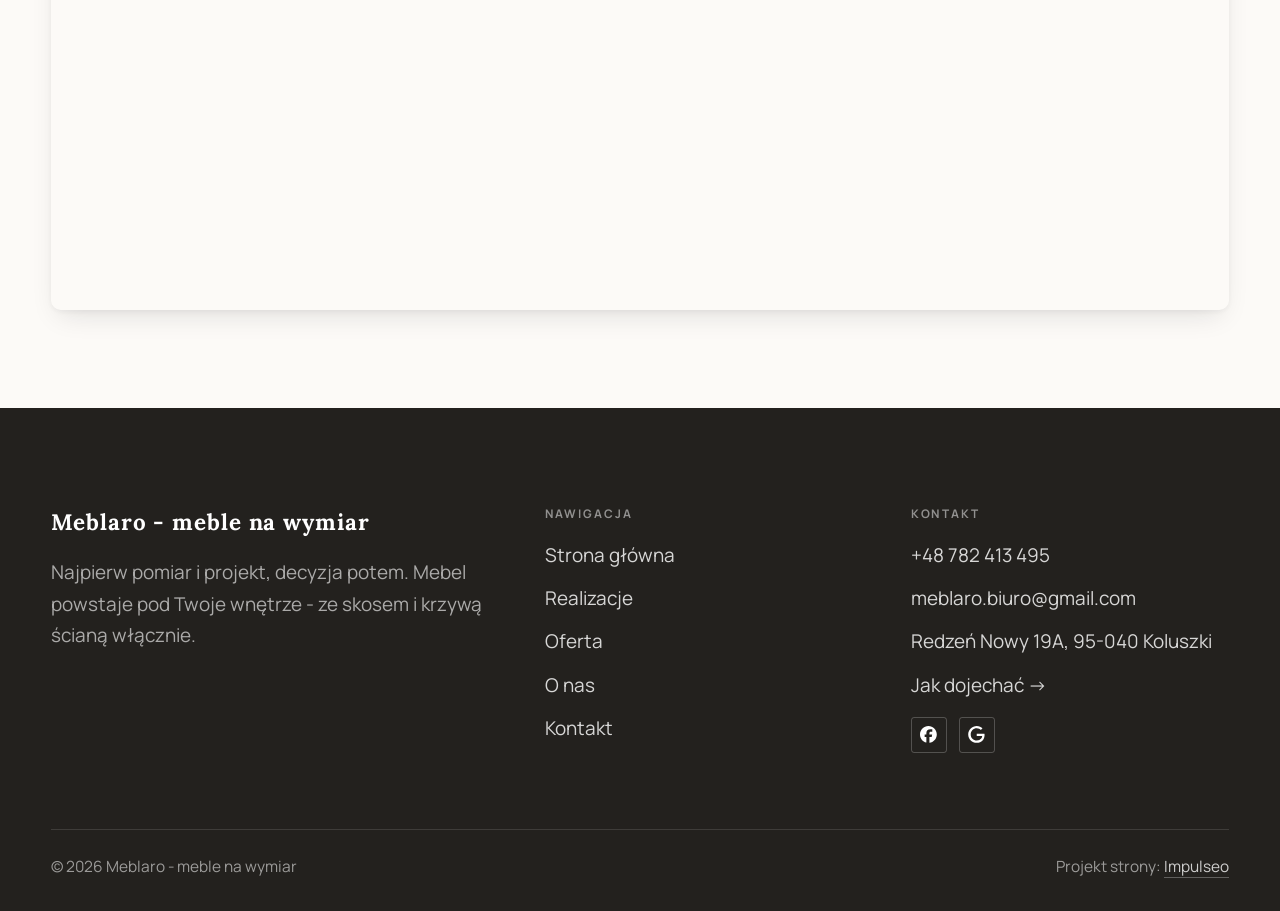
<file: kontakt.html>
<!DOCTYPE html>
<html lang="pl">
<head>
<meta charset="UTF-8">
<meta name="viewport" content="width=device-width, initial-scale=1.0">
<title>Kontakt - Meblaro - meble na wymiar</title>
<meta name="description" content="Kontakt Meblaro - meble na wymiar - Redzeń Nowy 19A, 95-040 Koluszki">
<link rel="canonical" href="https://kris20032.github.io/meblaro-meble-na-wymiar/kontakt.html">
<meta name="robots" content="noindex, nofollow">
<meta property="og:type" content="website">
<meta property="og:locale" content="pl_PL">
<meta property="og:site_name" content="Meblaro - meble na wymiar">
<meta property="og:title" content="Kontakt - Meblaro - meble na wymiar">
<meta property="og:description" content="Kontakt Meblaro - meble na wymiar - Redzeń Nowy 19A, 95-040 Koluszki">
<meta property="og:url" content="https://kris20032.github.io/meblaro-meble-na-wymiar/kontakt.html">
<meta property="og:image" content="https://kris20032.github.io/meblaro-meble-na-wymiar/img/og.jpg">
<meta property="og:image:width" content="1200">
<meta property="og:image:height" content="630">
<meta name="twitter:card" content="summary_large_image">
<link rel="preconnect" href="https://fonts.googleapis.com">
<link rel="preconnect" href="https://fonts.gstatic.com" crossorigin>
<link href="https://fonts.googleapis.com/css2?family=Lora:wght@500;600;700&family=Manrope:wght@400;500;600&display=swap" rel="stylesheet">
<link rel="stylesheet" href="assets/styles.css?v=4e96877b">
</head>
<body>

<header class="nav">
  <div class="wrap nav-inner">
    <a class="brand brand-has-logo" href="index.html"><img class="brand-logo" src="img/logo.png" alt="Meblaro - meble na wymiar" width="836" height="216" decoding="async"></a>
    <nav class="nav-links">
      <a href="index.html">Strona główna</a>
      <a href="realizacje.html">Realizacje</a>
      <a href="oferta.html">Oferta</a>
      <a href="o-nas.html">O nas</a>
      <a href="kontakt.html" class="active" aria-current="page">Kontakt</a>
      <a href="kontakt.html" class="btn btn-accent">Zapytaj o wycenę</a>
    </nav>
    <button class="nav-toggle" aria-label="Menu"><span></span><span></span><span></span></button>
  </div>
</header>

<main>
<section class="pagehead">
  <img src="img/g14.jpg" alt="Meblaro - meble na wymiar - Zapytaj o wycenę" width="1600" height="1066" decoding="async">
  <div class="wrap">
    <span class="eyebrow">Kontakt</span>
    <h1>Zapytaj o wycenę</h1>
    <p>Odpowiemy na pytania i przygotujemy wycenę.</p>
  </div>
</section>
<section>
  <div class="wrap contact-grid">
    <div class="reveal">
      <span class="eyebrow">Dane kontaktowe</span>
      <h2 style="margin:var(--space-4) 0 var(--space-6)">Meblaro - meble na wymiar</h2>
      <div class="info-list">
        <div class="info-row"><div class="ic"><svg class="ico-tel" width="16" height="16" viewBox="0 0 24 24" fill="none" aria-hidden="true"><path d="M6.6 10.8a15.5 15.5 0 0 0 6.6 6.6l2.2-2.2a1 1 0 0 1 1-.24 11.4 11.4 0 0 0 3.6.58 1 1 0 0 1 1 1V20a1 1 0 0 1-1 1A17 17 0 0 1 3 4a1 1 0 0 1 1-1h3.5a1 1 0 0 1 1 1c0 1.25.2 2.46.58 3.6a1 1 0 0 1-.25 1l-2.23 2.2Z" fill="currentColor"/></svg></div><div><div class="lbl">Telefon</div><a class="val" href="tel:+48782413495">+48 782 413 495</a></div></div>
        <div class="info-row"><div class="ic"><svg class="ico-mail" width="16" height="16" viewBox="0 0 24 24" fill="none" aria-hidden="true"><rect x="3.2" y="5.5" width="17.6" height="13" rx="1.6" stroke="currentColor" stroke-width="1.6"/><path d="M4 7l8 6 8-6" stroke="currentColor" stroke-width="1.6" stroke-linecap="round" stroke-linejoin="round"/></svg></div><div><div class="lbl">E-mail</div><a class="val" href="mailto:meblaro.biuro@gmail.com">meblaro.biuro@gmail.com</a></div></div>
        <div class="info-row"><div class="ic"><svg class="ico-pin" width="16" height="16" viewBox="0 0 24 24" fill="none" aria-hidden="true"><path d="M12 21s7-6.1 7-11.5A7 7 0 0 0 5 9.5C5 14.9 12 21 12 21Z" stroke="currentColor" stroke-width="1.6" fill="none"/><circle cx="12" cy="9.5" r="2.4" fill="currentColor"/></svg></div><div><div class="lbl">Adres</div><div class="val">Redzeń Nowy 19A, 95-040 Koluszki</div></div></div>
      </div>
    </div>
    <div class="reveal">
      <form class="form" action="https://formsubmit.co/meblaro.biuro@gmail.com" method="POST">
        <input type="hidden" name="_subject" value="Zapytanie ze strony Meblaro - meble na wymiar">
        <input type="hidden" name="_captcha" value="false">
        <input type="hidden" name="_template" value="table">
        <div class="fld"><label for="name">Imię / firma</label><input id="name" name="name" type="text" placeholder="np. Jan Kowalski" required></div>
        <div class="fld"><label for="email">E-mail</label><input id="email" name="email" type="email" placeholder="adres@email.pl" required></div>
        <div class="fld"><label for="phone">Telefon</label><input id="phone" name="phone" type="tel" placeholder="+48 ..."></div>
        <div class="fld"><label for="msg">Czego dotyczy zapytanie?</label><textarea id="msg" name="message" placeholder="Napisz krótko, w czym możemy pomóc" required></textarea></div>
        <button type="submit" class="btn btn-accent" style="width:100%;justify-content:center">Wyślij zapytanie <span class="arr">→</span></button>
        <p class="note">Wiadomość trafi bezpośrednio do nas. Można też zadzwonić: +48 782 413 495.</p>
      </form>
    </div>
  </div>
</section>
<section style="padding-top:0">
  <div class="wrap reveal">
    <iframe class="map" title="Meblaro - meble na wymiar - Koluszki" src="https://maps.google.com/maps?q=51.7188803%2C19.86162&z=15&output=embed" loading="lazy" referrerpolicy="no-referrer-when-downgrade"></iframe>
  </div>
</section>
</main>

<footer>
  <div class="wrap">
    <div class="foot-grid">
      <div class="foot-brand">
        <div class="name">Meblaro - meble na wymiar</div>
        <p>Najpierw pomiar i projekt, decyzja potem. Mebel powstaje pod Twoje wnętrze - ze skosem i krzywą ścianą włącznie.</p>
      </div>
      <div class="foot-col">
        <h4>Nawigacja</h4>
        <a href="index.html">Strona główna</a>
        <a href="realizacje.html">Realizacje</a>
        <a href="oferta.html">Oferta</a>
        <a href="o-nas.html">O nas</a>
        <a href="kontakt.html">Kontakt</a>
      </div>
      <div class="foot-col">
        <h4>Kontakt</h4>
        <a href="tel:+48782413495">+48 782 413 495</a>
        <a href="mailto:meblaro.biuro@gmail.com">meblaro.biuro@gmail.com</a>
        <p>Redzeń Nowy 19A, 95-040 Koluszki</p>
        <a href="https://maps.google.com/?cid=2853513058336398710&g_mp=Cidnb29nbGUubWFwcy5wbGFjZXMudjEuUGxhY2VzLlNlYXJjaFRleHQQAhgEIAA" target="_blank" rel="noopener">Jak dojechać →</a>
      <div class="foot-soc">
        <a class="soc" href="https://www.facebook.com/p/Meblaro-meble-na-wymiar-100083141510065/" target="_blank" rel="noopener" aria-label="Facebook - Meblaro - meble na wymiar"><svg viewBox="0 0 24 24" aria-hidden="true" focusable="false"><path d="M9.101 23.691v-7.98H6.627v-3.667h2.474v-1.58c0-4.085 1.848-5.978 5.858-5.978.401 0 .955.042 1.468.103a8.68 8.68 0 0 1 1.141.195v3.325a8.623 8.623 0 0 0-.653-.036 26.805 26.805 0 0 0-.733-.009c-.707 0-1.259.096-1.675.309a1.686 1.686 0 0 0-.679.622c-.258.42-.374.995-.374 1.752v1.297h3.919l-.386 2.103-.287 1.564h-3.246v8.245C19.396 23.238 24 18.179 24 12.044c0-6.627-5.373-12-12-12s-12 5.373-12 12c0 5.628 3.874 10.35 9.101 11.647Z" fill="currentColor"/></svg></a>
        <a class="soc" href="https://maps.google.com/?cid=2853513058336398710&g_mp=Cidnb29nbGUubWFwcy5wbGFjZXMudjEuUGxhY2VzLlNlYXJjaFRleHQQAhgEIAA" target="_blank" rel="noopener" aria-label="Google - Meblaro - meble na wymiar"><svg viewBox="0 0 24 24" aria-hidden="true" focusable="false"><path d="M12.48 10.92v3.28h7.84c-.24 1.84-.853 3.187-1.787 4.133-1.147 1.147-2.933 2.4-6.053 2.4-4.827 0-8.6-3.893-8.6-8.72s3.773-8.72 8.6-8.72c2.6 0 4.507 1.027 5.907 2.347l2.307-2.307C18.747 1.44 16.133 0 12.48 0 5.867 0 .307 5.387.307 12s5.56 12 12.173 12c3.573 0 6.267-1.173 8.373-3.36 2.16-2.16 2.84-5.213 2.84-7.667 0-.76-.053-1.467-.173-2.053H12.48z" fill="currentColor"/></svg></a>
      </div>
      </div>
    </div>
    <div class="foot-bot">
      <span>© 2026 Meblaro - meble na wymiar</span>
      <span>Projekt strony: <a class="foot-credit" href="https://impulseo.pl" target="_blank" rel="noopener">Impulseo</a></span>
    </div>
  </div>
</footer>
<div class="sticky-reserve"><a class="sr-book" href="kontakt.html">Zapytaj o wycenę</a><a class="sr-call" href="tel:+48782413495" aria-label="Zadzwoń"><svg class="ico-tel" width="16" height="16" viewBox="0 0 24 24" fill="none" aria-hidden="true"><path d="M6.6 10.8a15.5 15.5 0 0 0 6.6 6.6l2.2-2.2a1 1 0 0 1 1-.24 11.4 11.4 0 0 0 3.6.58 1 1 0 0 1 1 1V20a1 1 0 0 1-1 1A17 17 0 0 1 3 4a1 1 0 0 1 1-1h3.5a1 1 0 0 1 1 1c0 1.25.2 2.46.58 3.6a1 1 0 0 1-.25 1l-2.23 2.2Z" fill="currentColor"/></svg></a></div>
<div class="demo-wazne" data-do="2026-10-08" data-cykl="3" hidden><svg class="dw-ico" width="13" height="13" viewBox="0 0 24 24" fill="none" aria-hidden="true"><circle cx="12" cy="12" r="8.6" stroke="currentColor" stroke-width="1.8"/><path d="M12 7.2V12l3.3 2" stroke="currentColor" stroke-width="1.8" stroke-linecap="round"/></svg><span class="dw-txt"></span></div>

<script src="assets/main.js"></script>
</body>
</html>
</file>
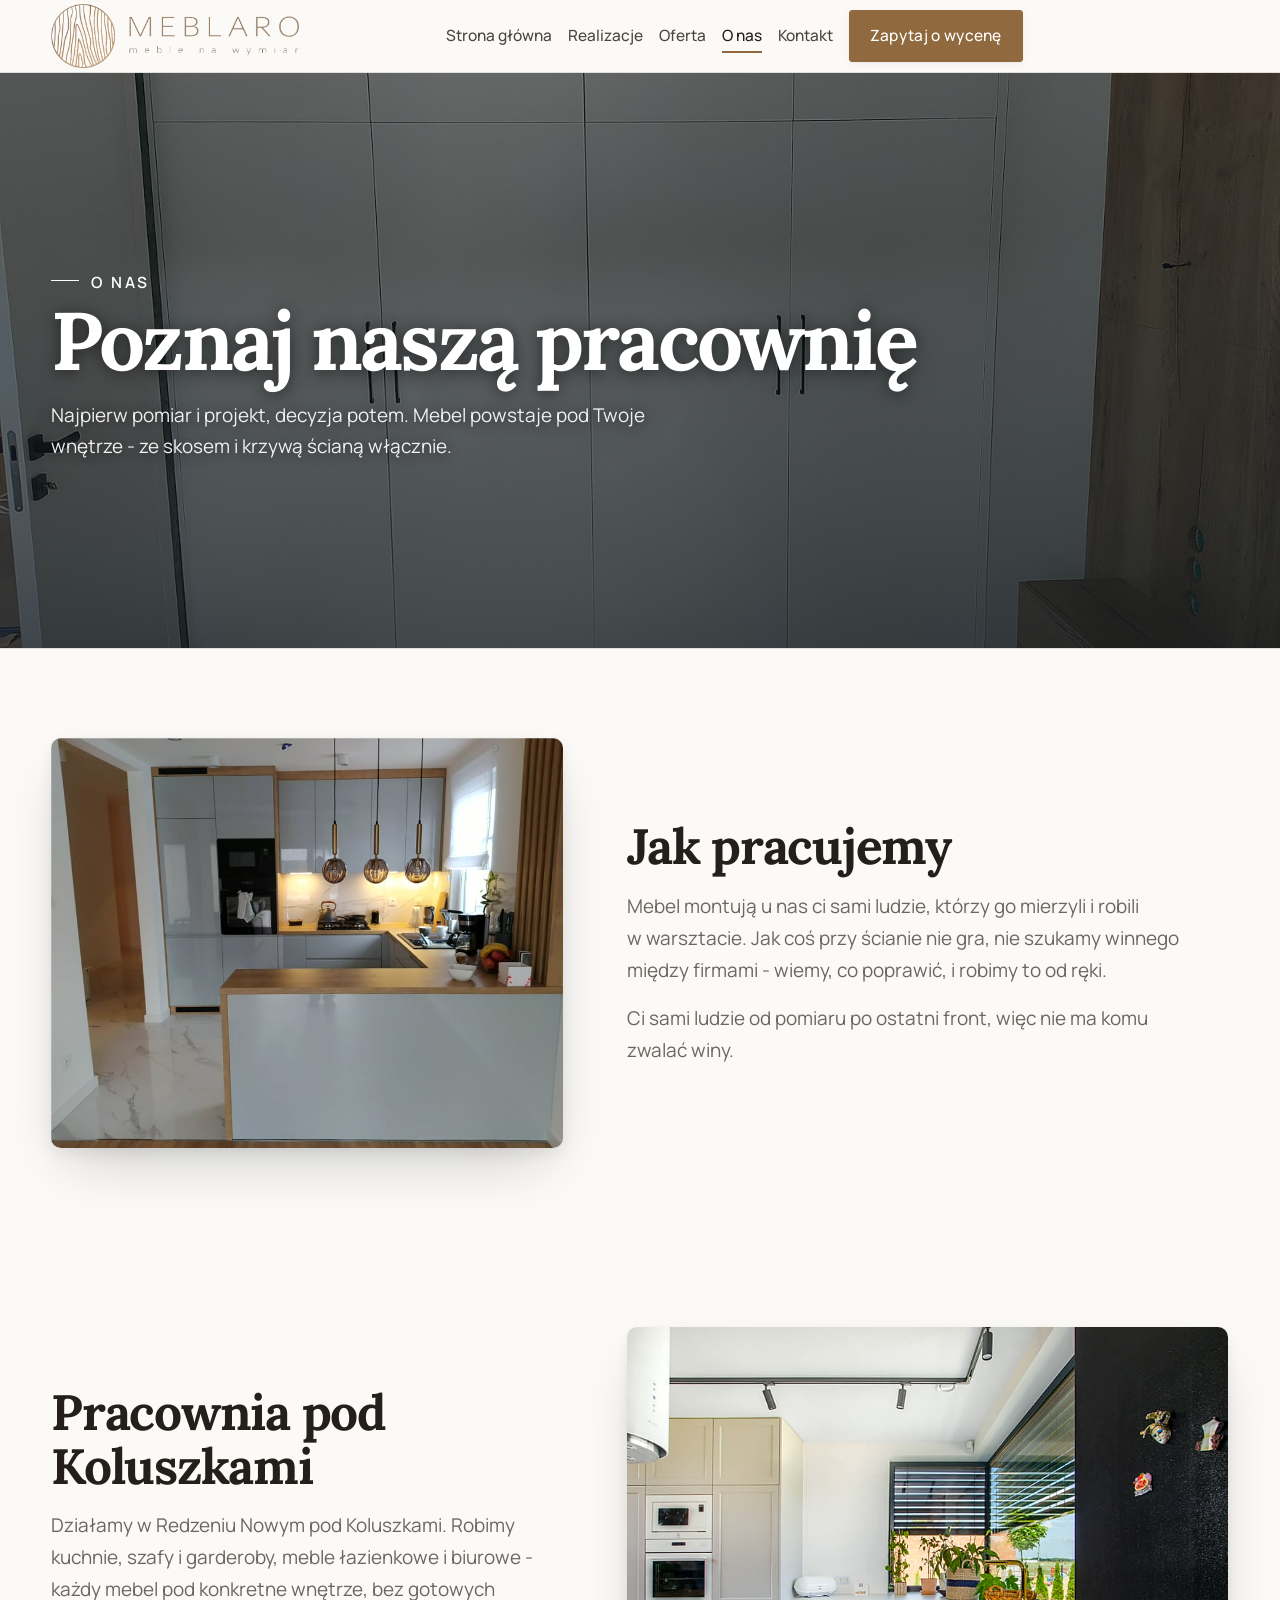
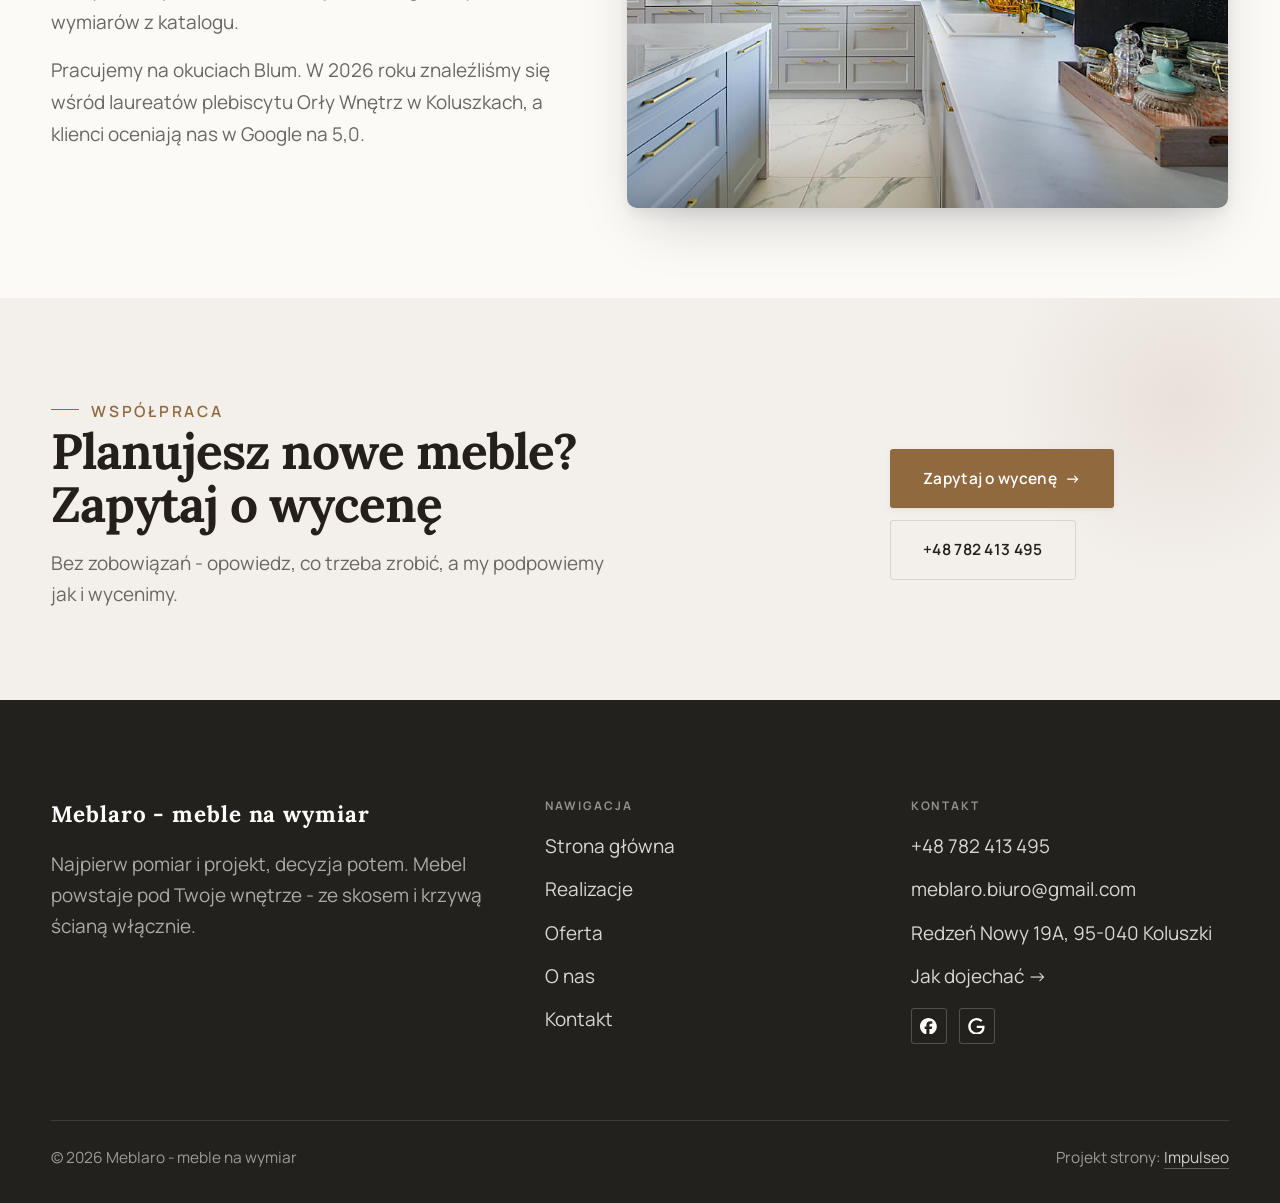
<file: o-nas.html>
<!DOCTYPE html>
<html lang="pl">
<head>
<meta charset="UTF-8">
<meta name="viewport" content="width=device-width, initial-scale=1.0">
<title>O nas - Meblaro - meble na wymiar</title>
<meta name="description" content="Meble na wymiar w Koluszkach: kuchnie, szafy i zabudowy pod Twoje wnętrze. Pomiar, projekt i montaż, okucia Blum. Zadzwoń: +48 782 413 495.">
<link rel="canonical" href="https://kris20032.github.io/meblaro-meble-na-wymiar/o-nas.html">
<meta name="robots" content="noindex, nofollow">
<meta property="og:type" content="website">
<meta property="og:locale" content="pl_PL">
<meta property="og:site_name" content="Meblaro - meble na wymiar">
<meta property="og:title" content="O nas - Meblaro - meble na wymiar">
<meta property="og:description" content="Meble na wymiar w Koluszkach: kuchnie, szafy i zabudowy pod Twoje wnętrze. Pomiar, projekt i montaż, okucia Blum. Zadzwoń: +48 782 413 495.">
<meta property="og:url" content="https://kris20032.github.io/meblaro-meble-na-wymiar/o-nas.html">
<meta property="og:image" content="https://kris20032.github.io/meblaro-meble-na-wymiar/img/og.jpg">
<meta property="og:image:width" content="1200">
<meta property="og:image:height" content="630">
<meta name="twitter:card" content="summary_large_image">
<link rel="preconnect" href="https://fonts.googleapis.com">
<link rel="preconnect" href="https://fonts.gstatic.com" crossorigin>
<link href="https://fonts.googleapis.com/css2?family=Lora:wght@500;600;700&family=Manrope:wght@400;500;600&display=swap" rel="stylesheet">
<link rel="stylesheet" href="assets/styles.css?v=4e96877b">
</head>
<body>

<header class="nav">
  <div class="wrap nav-inner">
    <a class="brand brand-has-logo" href="index.html"><img class="brand-logo" src="img/logo.png" alt="Meblaro - meble na wymiar" width="836" height="216" decoding="async"></a>
    <nav class="nav-links">
      <a href="index.html">Strona główna</a>
      <a href="realizacje.html">Realizacje</a>
      <a href="oferta.html">Oferta</a>
      <a href="o-nas.html" class="active" aria-current="page">O nas</a>
      <a href="kontakt.html">Kontakt</a>
      <a href="kontakt.html" class="btn btn-accent">Zapytaj o wycenę</a>
    </nav>
    <button class="nav-toggle" aria-label="Menu"><span></span><span></span><span></span></button>
  </div>
</header>

<main>
<section class="pagehead">
  <img src="img/g13.jpg" alt="Meblaro - meble na wymiar - Poznaj naszą pracownię" width="1600" height="1200" decoding="async">
  <div class="wrap">
    <span class="eyebrow">O nas</span>
    <h1>Poznaj naszą pracownię</h1>
    <p>Najpierw pomiar i projekt, decyzja potem. Mebel powstaje pod Twoje wnętrze - ze skosem i krzywą ścianą włącznie.</p>
  </div>
</section>
<section>
  <div class="wrap split">
    <div class="split-art reveal"><img src="img/about.jpg" alt="Meblaro - meble na wymiar" loading="lazy" width="936" height="696" decoding="async"></div>
    <div class="split-copy reveal">
      <h2>Jak pracujemy</h2>
      <p class="muted">Mebel montują u nas ci sami ludzie, którzy go mierzyli i robili w warsztacie. Jak coś przy ścianie nie gra, nie szukamy winnego między firmami - wiemy, co poprawić, i robimy to od ręki.</p>
      <p class="muted">Ci sami ludzie od pomiaru po ostatni front, więc nie ma komu zwalać winy.</p>
    </div>
  </div>
</section>
<section>
  <div class="wrap split">
    <div class="split-copy reveal">
      <h2>Pracownia pod Koluszkami</h2>
      <p class="muted">Działamy w Redzeniu Nowym pod Koluszkami. Robimy kuchnie, szafy i garderoby, meble łazienkowe i biurowe - każdy mebel pod konkretne wnętrze, bez gotowych wymiarów z katalogu.</p>
      <p class="muted">Pracujemy na okuciach Blum. W 2026 roku znaleźliśmy się wśród laureatów plebiscytu Orły Wnętrz w Koluszkach, a klienci oceniają nas w Google na 5,0.</p>
    </div>
    <div class="split-art reveal"><img src="img/g2.jpg" alt="Kuchnia na wymiar - realizacja Meblaro" loading="lazy" width="1000" height="662" decoding="async"></div>
  </div>
</section>


<section class="cta">
  <div class="wrap">
    <div class="reveal">
      <span class="eyebrow">Współpraca</span>
      <h2>Planujesz nowe meble? Zapytaj o wycenę</h2>
      <p>Bez zobowiązań - opowiedz, co trzeba zrobić, a my podpowiemy jak i wycenimy.</p>
    </div>
    <div class="cta-actions reveal">
      <a href="kontakt.html" class="btn btn-light">Zapytaj o wycenę <span class="arr">→</span></a>
      <a href="tel:+48782413495" class="btn btn-ghost btn-ghost-cta">+48 782 413 495</a>
    </div>
  </div>
</section>
</main>

<footer>
  <div class="wrap">
    <div class="foot-grid">
      <div class="foot-brand">
        <div class="name">Meblaro - meble na wymiar</div>
        <p>Najpierw pomiar i projekt, decyzja potem. Mebel powstaje pod Twoje wnętrze - ze skosem i krzywą ścianą włącznie.</p>
      </div>
      <div class="foot-col">
        <h4>Nawigacja</h4>
        <a href="index.html">Strona główna</a>
        <a href="realizacje.html">Realizacje</a>
        <a href="oferta.html">Oferta</a>
        <a href="o-nas.html">O nas</a>
        <a href="kontakt.html">Kontakt</a>
      </div>
      <div class="foot-col">
        <h4>Kontakt</h4>
        <a href="tel:+48782413495">+48 782 413 495</a>
        <a href="mailto:meblaro.biuro@gmail.com">meblaro.biuro@gmail.com</a>
        <p>Redzeń Nowy 19A, 95-040 Koluszki</p>
        <a href="https://maps.google.com/?cid=2853513058336398710&g_mp=Cidnb29nbGUubWFwcy5wbGFjZXMudjEuUGxhY2VzLlNlYXJjaFRleHQQAhgEIAA" target="_blank" rel="noopener">Jak dojechać →</a>
      <div class="foot-soc">
        <a class="soc" href="https://www.facebook.com/p/Meblaro-meble-na-wymiar-100083141510065/" target="_blank" rel="noopener" aria-label="Facebook - Meblaro - meble na wymiar"><svg viewBox="0 0 24 24" aria-hidden="true" focusable="false"><path d="M9.101 23.691v-7.98H6.627v-3.667h2.474v-1.58c0-4.085 1.848-5.978 5.858-5.978.401 0 .955.042 1.468.103a8.68 8.68 0 0 1 1.141.195v3.325a8.623 8.623 0 0 0-.653-.036 26.805 26.805 0 0 0-.733-.009c-.707 0-1.259.096-1.675.309a1.686 1.686 0 0 0-.679.622c-.258.42-.374.995-.374 1.752v1.297h3.919l-.386 2.103-.287 1.564h-3.246v8.245C19.396 23.238 24 18.179 24 12.044c0-6.627-5.373-12-12-12s-12 5.373-12 12c0 5.628 3.874 10.35 9.101 11.647Z" fill="currentColor"/></svg></a>
        <a class="soc" href="https://maps.google.com/?cid=2853513058336398710&g_mp=Cidnb29nbGUubWFwcy5wbGFjZXMudjEuUGxhY2VzLlNlYXJjaFRleHQQAhgEIAA" target="_blank" rel="noopener" aria-label="Google - Meblaro - meble na wymiar"><svg viewBox="0 0 24 24" aria-hidden="true" focusable="false"><path d="M12.48 10.92v3.28h7.84c-.24 1.84-.853 3.187-1.787 4.133-1.147 1.147-2.933 2.4-6.053 2.4-4.827 0-8.6-3.893-8.6-8.72s3.773-8.72 8.6-8.72c2.6 0 4.507 1.027 5.907 2.347l2.307-2.307C18.747 1.44 16.133 0 12.48 0 5.867 0 .307 5.387.307 12s5.56 12 12.173 12c3.573 0 6.267-1.173 8.373-3.36 2.16-2.16 2.84-5.213 2.84-7.667 0-.76-.053-1.467-.173-2.053H12.48z" fill="currentColor"/></svg></a>
      </div>
      </div>
    </div>
    <div class="foot-bot">
      <span>© 2026 Meblaro - meble na wymiar</span>
      <span>Projekt strony: <a class="foot-credit" href="https://impulseo.pl" target="_blank" rel="noopener">Impulseo</a></span>
    </div>
  </div>
</footer>
<div class="sticky-reserve"><a class="sr-book" href="kontakt.html">Zapytaj o wycenę</a><a class="sr-call" href="tel:+48782413495" aria-label="Zadzwoń"><svg class="ico-tel" width="16" height="16" viewBox="0 0 24 24" fill="none" aria-hidden="true"><path d="M6.6 10.8a15.5 15.5 0 0 0 6.6 6.6l2.2-2.2a1 1 0 0 1 1-.24 11.4 11.4 0 0 0 3.6.58 1 1 0 0 1 1 1V20a1 1 0 0 1-1 1A17 17 0 0 1 3 4a1 1 0 0 1 1-1h3.5a1 1 0 0 1 1 1c0 1.25.2 2.46.58 3.6a1 1 0 0 1-.25 1l-2.23 2.2Z" fill="currentColor"/></svg></a></div>
<div class="demo-wazne" data-do="2026-10-08" data-cykl="3" hidden><svg class="dw-ico" width="13" height="13" viewBox="0 0 24 24" fill="none" aria-hidden="true"><circle cx="12" cy="12" r="8.6" stroke="currentColor" stroke-width="1.8"/><path d="M12 7.2V12l3.3 2" stroke="currentColor" stroke-width="1.8" stroke-linecap="round"/></svg><span class="dw-txt"></span></div>

<script src="assets/main.js"></script>
</body>
</html>
</file>
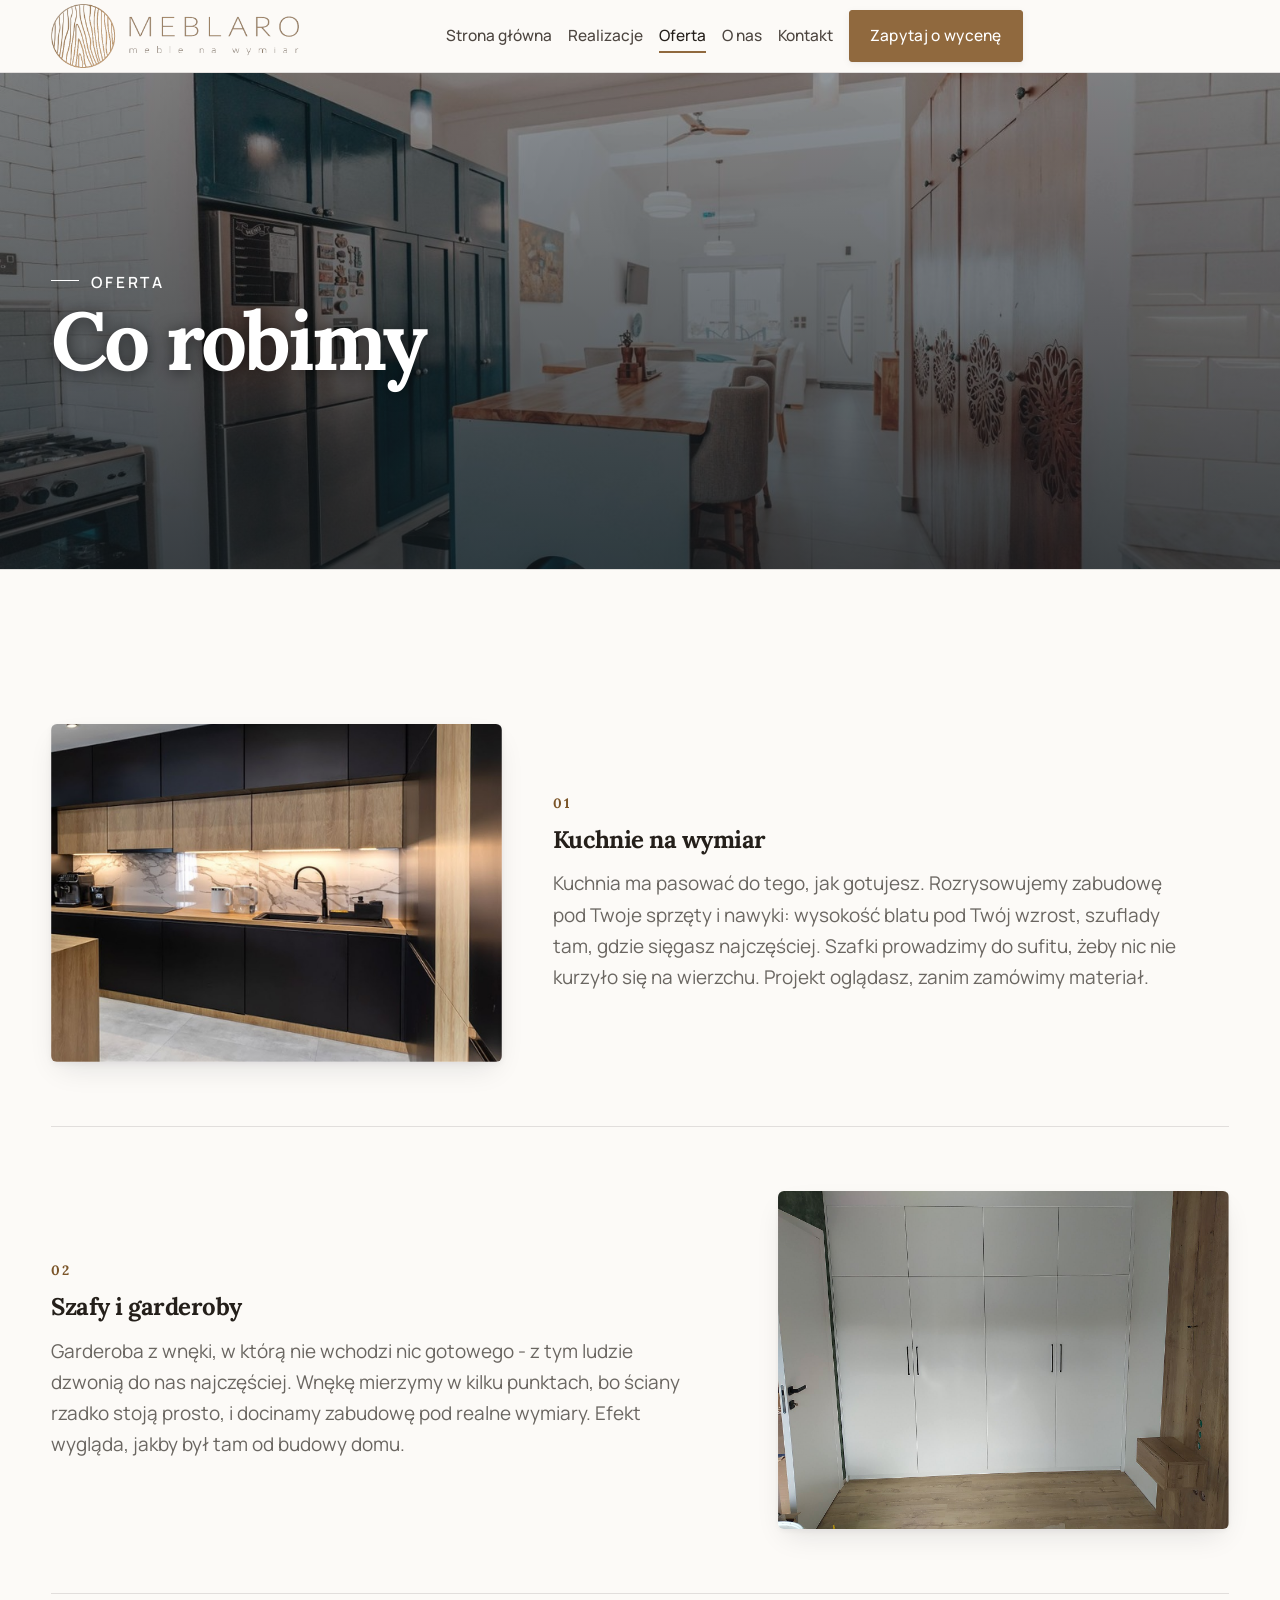
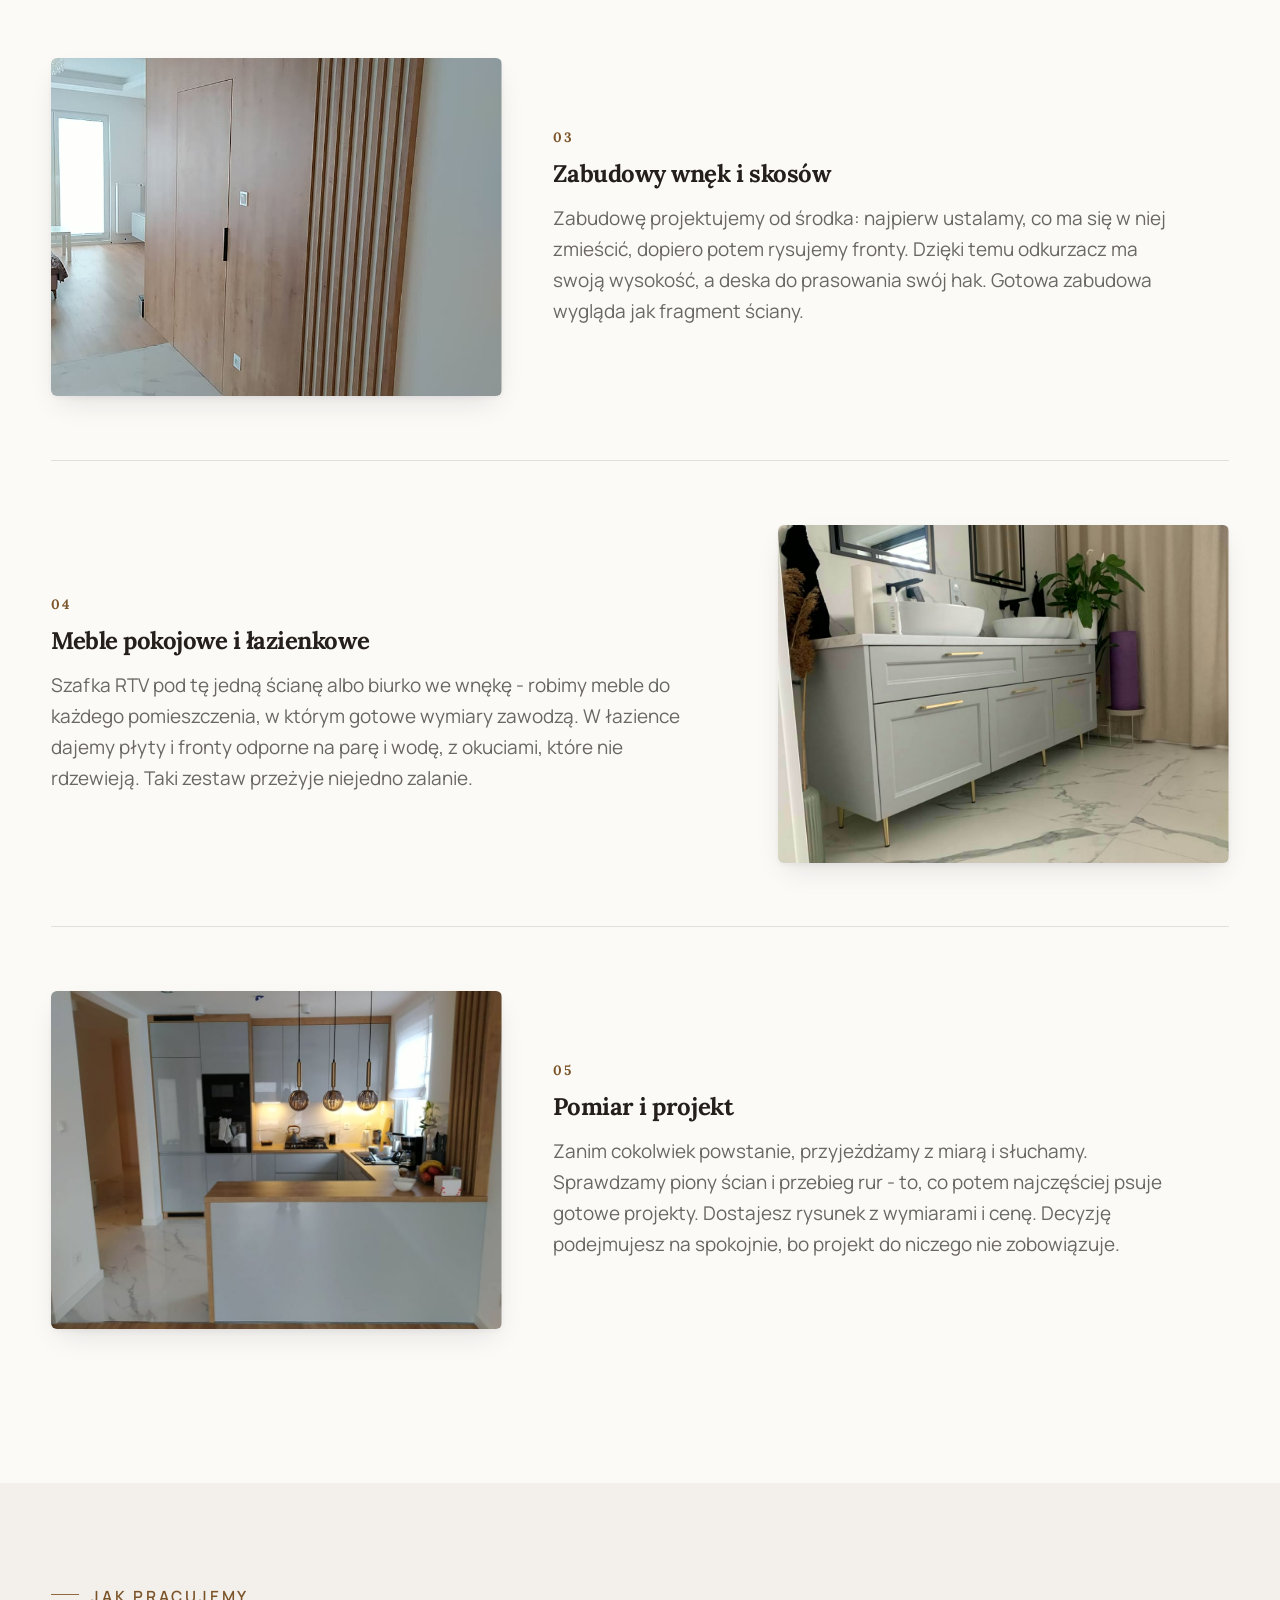
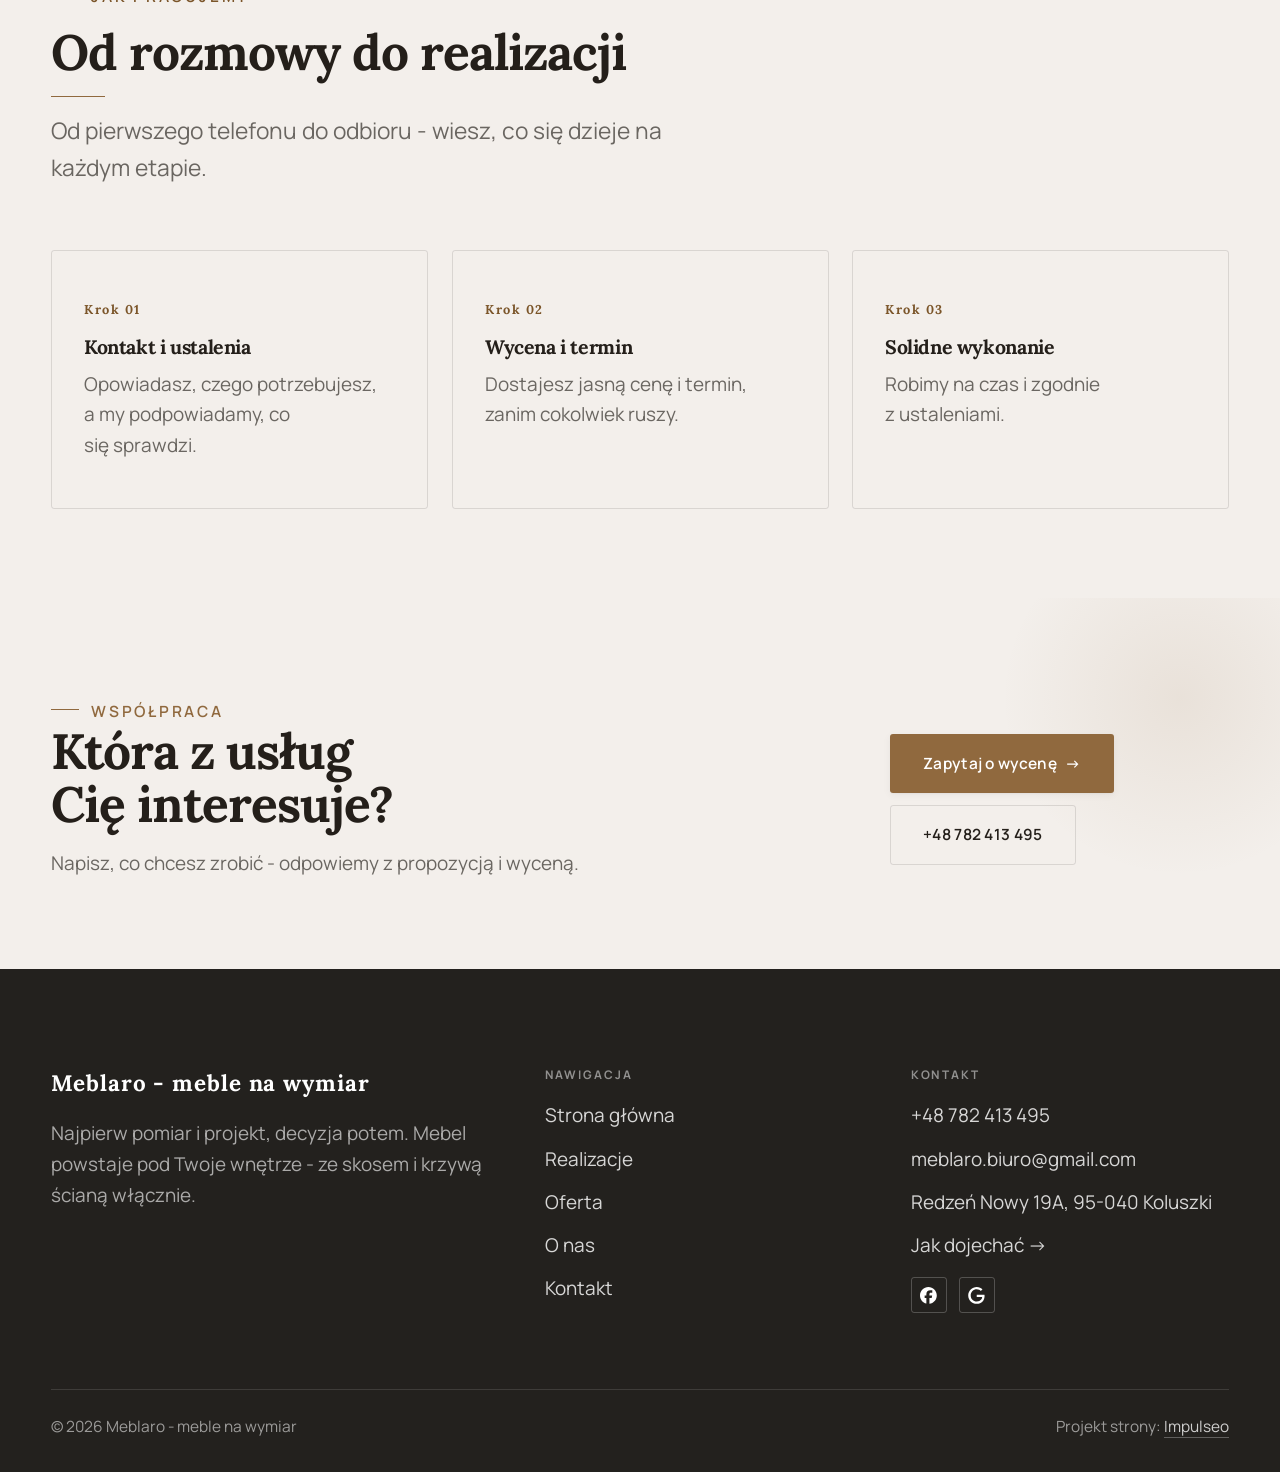
<file: oferta.html>
<!DOCTYPE html>
<html lang="pl">
<head>
<meta charset="UTF-8">
<meta name="viewport" content="width=device-width, initial-scale=1.0">
<title>Oferta - Meblaro - meble na wymiar</title>
<meta name="description" content="Meble na wymiar w Koluszkach: kuchnie, szafy i zabudowy pod Twoje wnętrze. Pomiar, projekt i montaż, okucia Blum. Zadzwoń: +48 782 413 495.">
<link rel="canonical" href="https://kris20032.github.io/meblaro-meble-na-wymiar/oferta.html">
<meta name="robots" content="noindex, nofollow">
<meta property="og:type" content="website">
<meta property="og:locale" content="pl_PL">
<meta property="og:site_name" content="Meblaro - meble na wymiar">
<meta property="og:title" content="Oferta - Meblaro - meble na wymiar">
<meta property="og:description" content="Meble na wymiar w Koluszkach: kuchnie, szafy i zabudowy pod Twoje wnętrze. Pomiar, projekt i montaż, okucia Blum. Zadzwoń: +48 782 413 495.">
<meta property="og:url" content="https://kris20032.github.io/meblaro-meble-na-wymiar/oferta.html">
<meta property="og:image" content="https://kris20032.github.io/meblaro-meble-na-wymiar/img/og.jpg">
<meta property="og:image:width" content="1200">
<meta property="og:image:height" content="630">
<meta name="twitter:card" content="summary_large_image">
<link rel="preconnect" href="https://fonts.googleapis.com">
<link rel="preconnect" href="https://fonts.gstatic.com" crossorigin>
<link href="https://fonts.googleapis.com/css2?family=Lora:wght@500;600;700&family=Manrope:wght@400;500;600&display=swap" rel="stylesheet">
<link rel="stylesheet" href="assets/styles.css?v=4e96877b">
</head>
<body>

<header class="nav">
  <div class="wrap nav-inner">
    <a class="brand brand-has-logo" href="index.html"><img class="brand-logo" src="img/logo.png" alt="Meblaro - meble na wymiar" width="836" height="216" decoding="async"></a>
    <nav class="nav-links">
      <a href="index.html">Strona główna</a>
      <a href="realizacje.html">Realizacje</a>
      <a href="oferta.html" class="active" aria-current="page">Oferta</a>
      <a href="o-nas.html">O nas</a>
      <a href="kontakt.html">Kontakt</a>
      <a href="kontakt.html" class="btn btn-accent">Zapytaj o wycenę</a>
    </nav>
    <button class="nav-toggle" aria-label="Menu"><span></span><span></span><span></span></button>
  </div>
</header>

<main>
<section class="pagehead">
  <img src="img/g12.jpg" alt="Meblaro - meble na wymiar - Co robimy" width="1600" height="1067" decoding="async">
  <div class="wrap">
    <span class="eyebrow">Oferta</span>
    <h1>Co robimy</h1>
  </div>
</section>
<section>
  <div class="wrap">
    <div class="svc-row reveal">
      <div class="svc-row-art"><img src="img/g11.jpg" alt="Kuchnie na wymiar" loading="lazy" width="1140" height="1080" decoding="async"></div>
      <div>
        <span class="num">01</span>
        <h3>Kuchnie na wymiar</h3>
        <p class="muted">Kuchnia ma pasować do tego, jak gotujesz. Rozrysowujemy zabudowę pod Twoje sprzęty i nawyki: wysokość blatu pod Twój wzrost, szuflady tam, gdzie sięgasz najczęściej. Szafki prowadzimy do sufitu, żeby nic nie kurzyło się na wierzchu. Projekt oglądasz, zanim zamówimy materiał.</p>
      </div>
    </div>
    <div class="svc-row rev reveal">
      <div class="svc-row-art"><img src="img/g13.jpg" alt="Szafy i garderoby" loading="lazy" width="1600" height="1200" decoding="async"></div>
      <div>
        <span class="num">02</span>
        <h3>Szafy i garderoby</h3>
        <p class="muted">Garderoba z wnęki, w którą nie wchodzi nic gotowego - z tym ludzie dzwonią do nas najczęściej. Wnękę mierzymy w kilku punktach, bo ściany rzadko stoją prosto, i docinamy zabudowę pod realne wymiary. Efekt wygląda, jakby był tam od budowy domu.</p>
      </div>
    </div>
    <div class="svc-row reveal">
      <div class="svc-row-art"><img src="img/g5.jpg" alt="Zabudowy wnęk i skosów" loading="lazy" width="720" height="960" decoding="async"></div>
      <div>
        <span class="num">03</span>
        <h3>Zabudowy wnęk i skosów</h3>
        <p class="muted">Zabudowę projektujemy od środka: najpierw ustalamy, co ma się w niej zmieścić, dopiero potem rysujemy fronty. Dzięki temu odkurzacz ma swoją wysokość, a deska do prasowania swój hak. Gotowa zabudowa wygląda jak fragment ściany.</p>
      </div>
    </div>
    <div class="svc-row rev reveal">
      <div class="svc-row-art"><img src="img/g3.jpg" alt="Meble pokojowe i łazienkowe" loading="lazy" width="1182" height="862" decoding="async"></div>
      <div>
        <span class="num">04</span>
        <h3>Meble pokojowe i łazienkowe</h3>
        <p class="muted">Szafka RTV pod tę jedną ścianę albo biurko we wnękę - robimy meble do każdego pomieszczenia, w którym gotowe wymiary zawodzą. W łazience dajemy płyty i fronty odporne na parę i wodę, z okuciami, które nie rdzewieją. Taki zestaw przeżyje niejedno zalanie.</p>
      </div>
    </div>
    <div class="svc-row reveal">
      <div class="svc-row-art"><img src="img/about.jpg" alt="Pomiar i projekt" loading="lazy" width="936" height="696" decoding="async"></div>
      <div>
        <span class="num">05</span>
        <h3>Pomiar i projekt</h3>
        <p class="muted">Zanim cokolwiek powstanie, przyjeżdżamy z miarą i słuchamy. Sprawdzamy piony ścian i przebieg rur - to, co potem najczęściej psuje gotowe projekty. Dostajesz rysunek z wymiarami i cenę. Decyzję podejmujesz na spokojnie, bo projekt do niczego nie zobowiązuje.</p>
      </div>
    </div>
  </div>
</section>
<section class="trust">
  <div class="wrap">
    <div class="head reveal">
      <span class="eyebrow">Jak pracujemy</span>
      <h2>Od rozmowy do realizacji</h2>
      <p>Od pierwszego telefonu do odbioru - wiesz, co się dzieje na każdym etapie.</p>
    </div>
    <div class="svc-grid">
      <div class="svc reveal"><div class="ic">Krok 01</div><h3>Kontakt i ustalenia</h3><p>Opowiadasz, czego potrzebujesz, a my podpowiadamy, co się sprawdzi.</p></div>
      <div class="svc reveal"><div class="ic">Krok 02</div><h3>Wycena i termin</h3><p>Dostajesz jasną cenę i termin, zanim cokolwiek ruszy.</p></div>
      <div class="svc reveal"><div class="ic">Krok 03</div><h3>Solidne wykonanie</h3><p>Robimy na czas i zgodnie z ustaleniami.</p></div>
    </div>
  </div>
</section>
<section class="cta">
  <div class="wrap">
    <div class="reveal">
      <span class="eyebrow">Współpraca</span>
      <h2>Która z usług Cię interesuje?</h2>
      <p>Napisz, co chcesz zrobić - odpowiemy z propozycją i wyceną.</p>
    </div>
    <div class="cta-actions reveal">
      <a href="kontakt.html" class="btn btn-light">Zapytaj o wycenę <span class="arr">→</span></a>
      <a href="tel:+48782413495" class="btn btn-ghost btn-ghost-cta">+48 782 413 495</a>
    </div>
  </div>
</section>
</main>

<footer>
  <div class="wrap">
    <div class="foot-grid">
      <div class="foot-brand">
        <div class="name">Meblaro - meble na wymiar</div>
        <p>Najpierw pomiar i projekt, decyzja potem. Mebel powstaje pod Twoje wnętrze - ze skosem i krzywą ścianą włącznie.</p>
      </div>
      <div class="foot-col">
        <h4>Nawigacja</h4>
        <a href="index.html">Strona główna</a>
        <a href="realizacje.html">Realizacje</a>
        <a href="oferta.html">Oferta</a>
        <a href="o-nas.html">O nas</a>
        <a href="kontakt.html">Kontakt</a>
      </div>
      <div class="foot-col">
        <h4>Kontakt</h4>
        <a href="tel:+48782413495">+48 782 413 495</a>
        <a href="mailto:meblaro.biuro@gmail.com">meblaro.biuro@gmail.com</a>
        <p>Redzeń Nowy 19A, 95-040 Koluszki</p>
        <a href="https://maps.google.com/?cid=2853513058336398710&g_mp=Cidnb29nbGUubWFwcy5wbGFjZXMudjEuUGxhY2VzLlNlYXJjaFRleHQQAhgEIAA" target="_blank" rel="noopener">Jak dojechać →</a>
      <div class="foot-soc">
        <a class="soc" href="https://www.facebook.com/p/Meblaro-meble-na-wymiar-100083141510065/" target="_blank" rel="noopener" aria-label="Facebook - Meblaro - meble na wymiar"><svg viewBox="0 0 24 24" aria-hidden="true" focusable="false"><path d="M9.101 23.691v-7.98H6.627v-3.667h2.474v-1.58c0-4.085 1.848-5.978 5.858-5.978.401 0 .955.042 1.468.103a8.68 8.68 0 0 1 1.141.195v3.325a8.623 8.623 0 0 0-.653-.036 26.805 26.805 0 0 0-.733-.009c-.707 0-1.259.096-1.675.309a1.686 1.686 0 0 0-.679.622c-.258.42-.374.995-.374 1.752v1.297h3.919l-.386 2.103-.287 1.564h-3.246v8.245C19.396 23.238 24 18.179 24 12.044c0-6.627-5.373-12-12-12s-12 5.373-12 12c0 5.628 3.874 10.35 9.101 11.647Z" fill="currentColor"/></svg></a>
        <a class="soc" href="https://maps.google.com/?cid=2853513058336398710&g_mp=Cidnb29nbGUubWFwcy5wbGFjZXMudjEuUGxhY2VzLlNlYXJjaFRleHQQAhgEIAA" target="_blank" rel="noopener" aria-label="Google - Meblaro - meble na wymiar"><svg viewBox="0 0 24 24" aria-hidden="true" focusable="false"><path d="M12.48 10.92v3.28h7.84c-.24 1.84-.853 3.187-1.787 4.133-1.147 1.147-2.933 2.4-6.053 2.4-4.827 0-8.6-3.893-8.6-8.72s3.773-8.72 8.6-8.72c2.6 0 4.507 1.027 5.907 2.347l2.307-2.307C18.747 1.44 16.133 0 12.48 0 5.867 0 .307 5.387.307 12s5.56 12 12.173 12c3.573 0 6.267-1.173 8.373-3.36 2.16-2.16 2.84-5.213 2.84-7.667 0-.76-.053-1.467-.173-2.053H12.48z" fill="currentColor"/></svg></a>
      </div>
      </div>
    </div>
    <div class="foot-bot">
      <span>© 2026 Meblaro - meble na wymiar</span>
      <span>Projekt strony: <a class="foot-credit" href="https://impulseo.pl" target="_blank" rel="noopener">Impulseo</a></span>
    </div>
  </div>
</footer>
<div class="sticky-reserve"><a class="sr-book" href="kontakt.html">Zapytaj o wycenę</a><a class="sr-call" href="tel:+48782413495" aria-label="Zadzwoń"><svg class="ico-tel" width="16" height="16" viewBox="0 0 24 24" fill="none" aria-hidden="true"><path d="M6.6 10.8a15.5 15.5 0 0 0 6.6 6.6l2.2-2.2a1 1 0 0 1 1-.24 11.4 11.4 0 0 0 3.6.58 1 1 0 0 1 1 1V20a1 1 0 0 1-1 1A17 17 0 0 1 3 4a1 1 0 0 1 1-1h3.5a1 1 0 0 1 1 1c0 1.25.2 2.46.58 3.6a1 1 0 0 1-.25 1l-2.23 2.2Z" fill="currentColor"/></svg></a></div>
<div class="demo-wazne" data-do="2026-10-08" data-cykl="3" hidden><svg class="dw-ico" width="13" height="13" viewBox="0 0 24 24" fill="none" aria-hidden="true"><circle cx="12" cy="12" r="8.6" stroke="currentColor" stroke-width="1.8"/><path d="M12 7.2V12l3.3 2" stroke="currentColor" stroke-width="1.8" stroke-linecap="round"/></svg><span class="dw-txt"></span></div>

<script src="assets/main.js"></script>
</body>
</html>
</file>
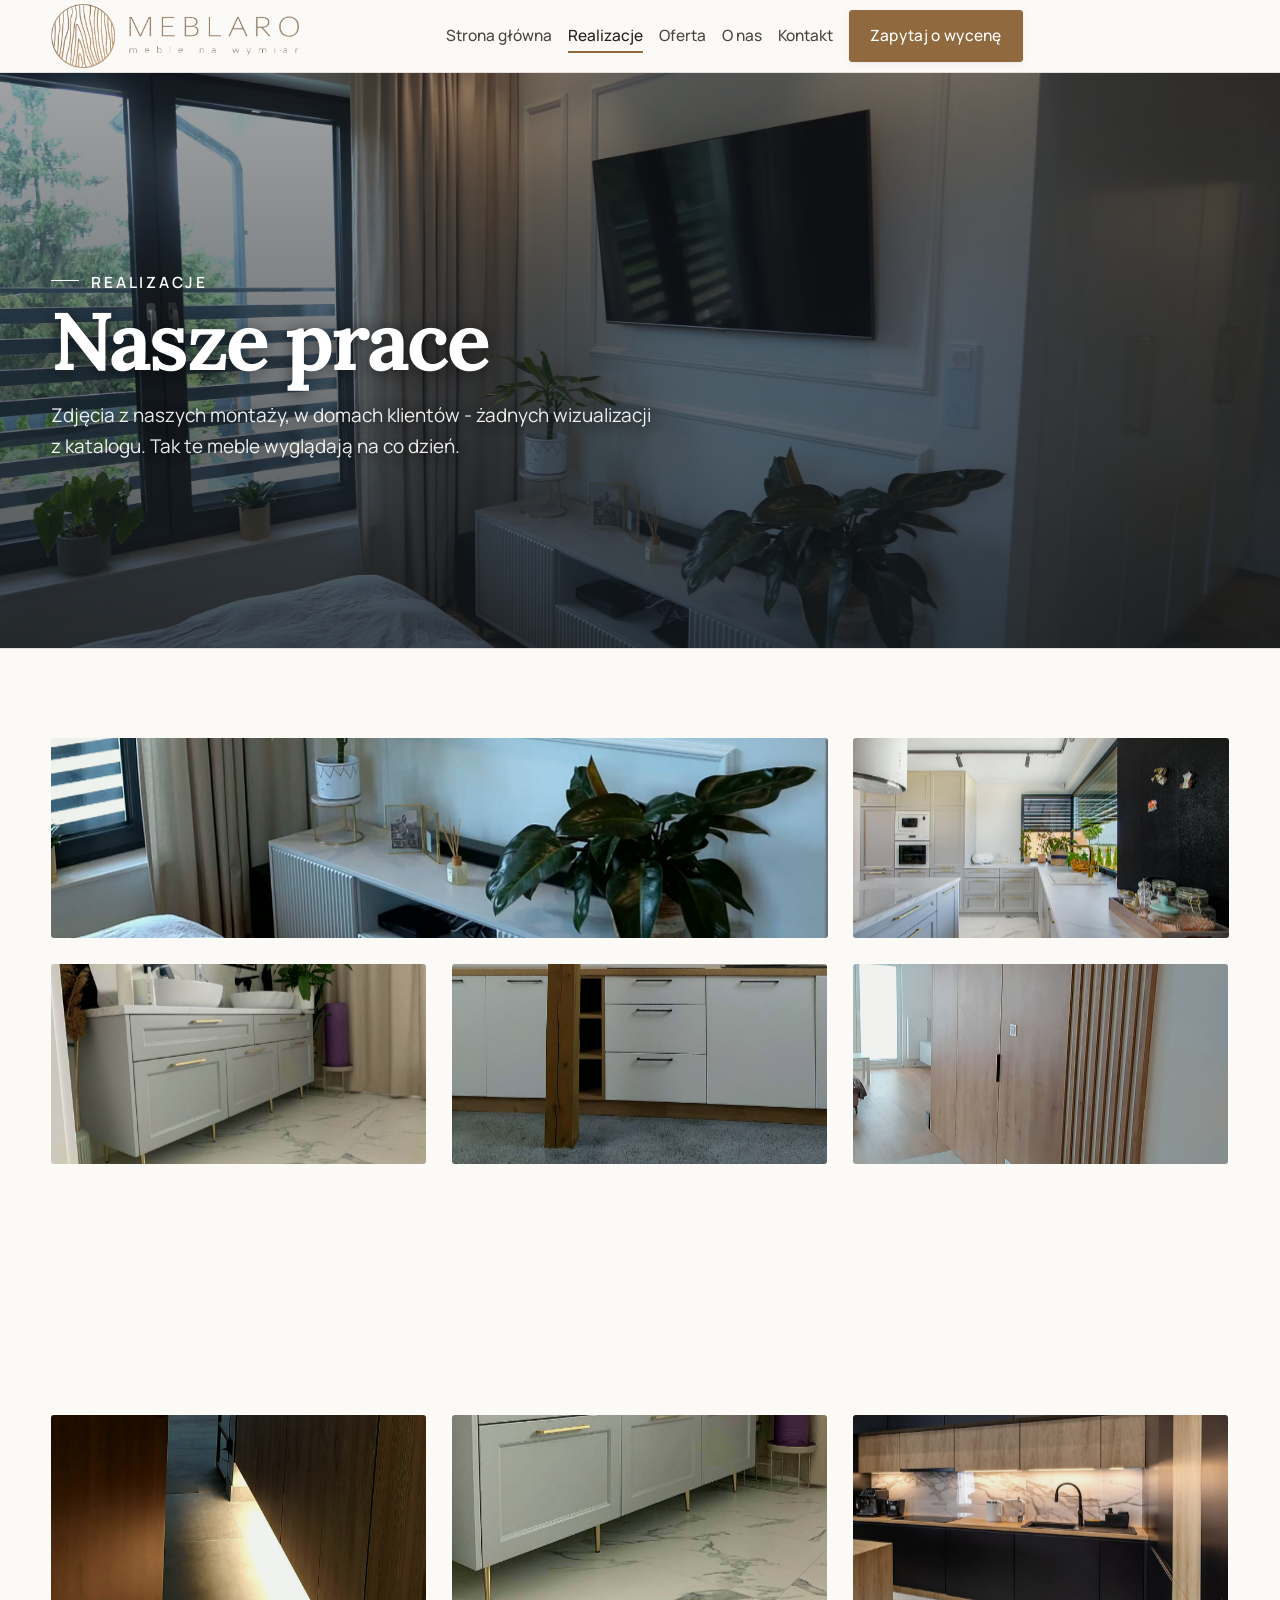
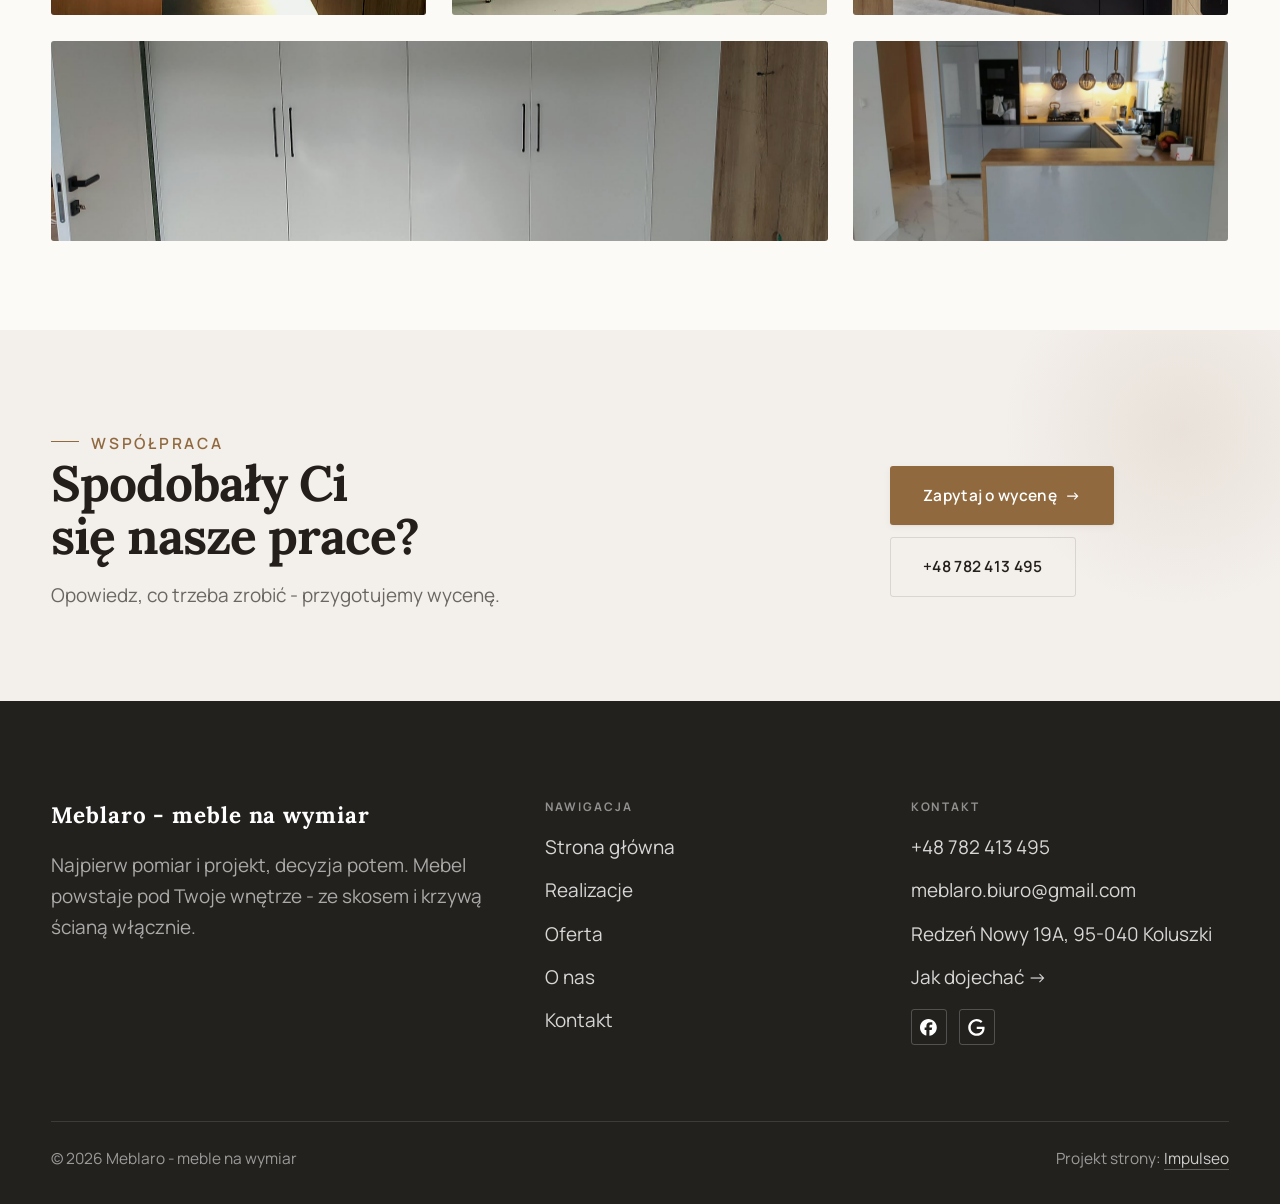
<file: realizacje.html>
<!DOCTYPE html>
<html lang="pl">
<head>
<meta charset="UTF-8">
<meta name="viewport" content="width=device-width, initial-scale=1.0">
<title>Realizacje - Meblaro - meble na wymiar</title>
<meta name="description" content="Realizacje Meblaro - meble na wymiar: Kuchnia na wymiar, Szafa wnękowa, Garderoba, Zabudowa pod skosem, Blat z litego drewna">
<link rel="canonical" href="https://kris20032.github.io/meblaro-meble-na-wymiar/realizacje.html">
<meta name="robots" content="noindex, nofollow">
<meta property="og:type" content="website">
<meta property="og:locale" content="pl_PL">
<meta property="og:site_name" content="Meblaro - meble na wymiar">
<meta property="og:title" content="Realizacje - Meblaro - meble na wymiar">
<meta property="og:description" content="Realizacje Meblaro - meble na wymiar: Kuchnia na wymiar, Szafa wnękowa, Garderoba, Zabudowa pod skosem, Blat z litego drewna">
<meta property="og:url" content="https://kris20032.github.io/meblaro-meble-na-wymiar/realizacje.html">
<meta property="og:image" content="https://kris20032.github.io/meblaro-meble-na-wymiar/img/og.jpg">
<meta property="og:image:width" content="1200">
<meta property="og:image:height" content="630">
<meta name="twitter:card" content="summary_large_image">
<link rel="preconnect" href="https://fonts.googleapis.com">
<link rel="preconnect" href="https://fonts.gstatic.com" crossorigin>
<link href="https://fonts.googleapis.com/css2?family=Lora:wght@500;600;700&family=Manrope:wght@400;500;600&display=swap" rel="stylesheet">
<link rel="stylesheet" href="assets/styles.css?v=4e96877b">
</head>
<body>

<header class="nav">
  <div class="wrap nav-inner">
    <a class="brand brand-has-logo" href="index.html"><img class="brand-logo" src="img/logo.png" alt="Meblaro - meble na wymiar" width="836" height="216" decoding="async"></a>
    <nav class="nav-links">
      <a href="index.html">Strona główna</a>
      <a href="realizacje.html" class="active" aria-current="page">Realizacje</a>
      <a href="oferta.html">Oferta</a>
      <a href="o-nas.html">O nas</a>
      <a href="kontakt.html">Kontakt</a>
      <a href="kontakt.html" class="btn btn-accent">Zapytaj o wycenę</a>
    </nav>
    <button class="nav-toggle" aria-label="Menu"><span></span><span></span><span></span></button>
  </div>
</header>

<main>
<section class="pagehead">
  <img src="img/g1.jpg" alt="Meblaro - meble na wymiar - Nasze prace" width="1562" height="1078" decoding="async">
  <div class="wrap">
    <span class="eyebrow">Realizacje</span>
    <h1>Nasze prace</h1>
    <p>Zdjęcia z naszych montaży, w domach klientów - żadnych wizualizacji z katalogu. Tak te meble wyglądają na co dzień.</p>
  </div>
</section>
<section>
  <div class="wrap">
    <div class="gallery">
      <div class="tile t-two3 reveal"><img src="img/g10.jpg" alt="Meblaro - meble na wymiar" loading="lazy" width="1320" height="866" decoding="async"></div>
      <div class="tile t-third reveal"><img src="img/g2.jpg" alt="Meblaro - meble na wymiar" loading="lazy" width="1000" height="662" decoding="async"></div>
      <div class="tile t-third reveal"><img src="img/g3.jpg" alt="Meblaro - meble na wymiar" loading="lazy" width="1182" height="862" decoding="async"></div>
      <div class="tile t-third reveal"><img src="img/g4.jpg" alt="Meblaro - meble na wymiar" loading="lazy" width="1314" height="948" decoding="async"></div>
      <div class="tile t-third reveal"><img src="img/g5.jpg" alt="Meblaro - meble na wymiar" loading="lazy" width="720" height="960" decoding="async"></div>
      <div class="tile t-third reveal"><img src="img/g6.jpg" alt="Meblaro - meble na wymiar" loading="lazy" width="1464" height="2018" decoding="async"></div>
      <div class="tile t-two3 reveal"><img src="img/g7.jpg" alt="Meblaro - meble na wymiar" loading="lazy" width="1600" height="1155" decoding="async"></div>
      <div class="tile t-third reveal"><img src="img/g8.jpg" alt="Meblaro - meble na wymiar" loading="lazy" width="1266" height="1750" decoding="async"></div>
      <div class="tile t-third reveal"><img src="img/g9.jpg" alt="Meblaro - meble na wymiar" loading="lazy" width="1386" height="1036" decoding="async"></div>
      <div class="tile t-third reveal"><img src="img/g11.jpg" alt="Meblaro - meble na wymiar" loading="lazy" width="1140" height="1080" decoding="async"></div>
      <div class="tile t-two3 reveal"><img src="img/g13.jpg" alt="Meblaro - meble na wymiar" loading="lazy" width="1600" height="1200" decoding="async"></div>
      <div class="tile t-third reveal"><img src="img/about.jpg" alt="Meblaro - meble na wymiar" loading="lazy" width="936" height="696" decoding="async"></div>
    </div>
  </div>
</section>
<section class="cta">
  <div class="wrap">
    <div class="reveal">
      <span class="eyebrow">Współpraca</span>
      <h2>Spodobały Ci się nasze prace?</h2>
      <p>Opowiedz, co trzeba zrobić - przygotujemy wycenę.</p>
    </div>
    <div class="cta-actions reveal">
      <a href="kontakt.html" class="btn btn-light">Zapytaj o wycenę <span class="arr">→</span></a>
      <a href="tel:+48782413495" class="btn btn-ghost btn-ghost-cta">+48 782 413 495</a>
    </div>
  </div>
</section>
</main>

<footer>
  <div class="wrap">
    <div class="foot-grid">
      <div class="foot-brand">
        <div class="name">Meblaro - meble na wymiar</div>
        <p>Najpierw pomiar i projekt, decyzja potem. Mebel powstaje pod Twoje wnętrze - ze skosem i krzywą ścianą włącznie.</p>
      </div>
      <div class="foot-col">
        <h4>Nawigacja</h4>
        <a href="index.html">Strona główna</a>
        <a href="realizacje.html">Realizacje</a>
        <a href="oferta.html">Oferta</a>
        <a href="o-nas.html">O nas</a>
        <a href="kontakt.html">Kontakt</a>
      </div>
      <div class="foot-col">
        <h4>Kontakt</h4>
        <a href="tel:+48782413495">+48 782 413 495</a>
        <a href="mailto:meblaro.biuro@gmail.com">meblaro.biuro@gmail.com</a>
        <p>Redzeń Nowy 19A, 95-040 Koluszki</p>
        <a href="https://maps.google.com/?cid=2853513058336398710&g_mp=Cidnb29nbGUubWFwcy5wbGFjZXMudjEuUGxhY2VzLlNlYXJjaFRleHQQAhgEIAA" target="_blank" rel="noopener">Jak dojechać →</a>
      <div class="foot-soc">
        <a class="soc" href="https://www.facebook.com/p/Meblaro-meble-na-wymiar-100083141510065/" target="_blank" rel="noopener" aria-label="Facebook - Meblaro - meble na wymiar"><svg viewBox="0 0 24 24" aria-hidden="true" focusable="false"><path d="M9.101 23.691v-7.98H6.627v-3.667h2.474v-1.58c0-4.085 1.848-5.978 5.858-5.978.401 0 .955.042 1.468.103a8.68 8.68 0 0 1 1.141.195v3.325a8.623 8.623 0 0 0-.653-.036 26.805 26.805 0 0 0-.733-.009c-.707 0-1.259.096-1.675.309a1.686 1.686 0 0 0-.679.622c-.258.42-.374.995-.374 1.752v1.297h3.919l-.386 2.103-.287 1.564h-3.246v8.245C19.396 23.238 24 18.179 24 12.044c0-6.627-5.373-12-12-12s-12 5.373-12 12c0 5.628 3.874 10.35 9.101 11.647Z" fill="currentColor"/></svg></a>
        <a class="soc" href="https://maps.google.com/?cid=2853513058336398710&g_mp=Cidnb29nbGUubWFwcy5wbGFjZXMudjEuUGxhY2VzLlNlYXJjaFRleHQQAhgEIAA" target="_blank" rel="noopener" aria-label="Google - Meblaro - meble na wymiar"><svg viewBox="0 0 24 24" aria-hidden="true" focusable="false"><path d="M12.48 10.92v3.28h7.84c-.24 1.84-.853 3.187-1.787 4.133-1.147 1.147-2.933 2.4-6.053 2.4-4.827 0-8.6-3.893-8.6-8.72s3.773-8.72 8.6-8.72c2.6 0 4.507 1.027 5.907 2.347l2.307-2.307C18.747 1.44 16.133 0 12.48 0 5.867 0 .307 5.387.307 12s5.56 12 12.173 12c3.573 0 6.267-1.173 8.373-3.36 2.16-2.16 2.84-5.213 2.84-7.667 0-.76-.053-1.467-.173-2.053H12.48z" fill="currentColor"/></svg></a>
      </div>
      </div>
    </div>
    <div class="foot-bot">
      <span>© 2026 Meblaro - meble na wymiar</span>
      <span>Projekt strony: <a class="foot-credit" href="https://impulseo.pl" target="_blank" rel="noopener">Impulseo</a></span>
    </div>
  </div>
</footer>
<div class="sticky-reserve"><a class="sr-book" href="kontakt.html">Zapytaj o wycenę</a><a class="sr-call" href="tel:+48782413495" aria-label="Zadzwoń"><svg class="ico-tel" width="16" height="16" viewBox="0 0 24 24" fill="none" aria-hidden="true"><path d="M6.6 10.8a15.5 15.5 0 0 0 6.6 6.6l2.2-2.2a1 1 0 0 1 1-.24 11.4 11.4 0 0 0 3.6.58 1 1 0 0 1 1 1V20a1 1 0 0 1-1 1A17 17 0 0 1 3 4a1 1 0 0 1 1-1h3.5a1 1 0 0 1 1 1c0 1.25.2 2.46.58 3.6a1 1 0 0 1-.25 1l-2.23 2.2Z" fill="currentColor"/></svg></a></div>
<div class="demo-wazne" data-do="2026-10-08" data-cykl="3" hidden><svg class="dw-ico" width="13" height="13" viewBox="0 0 24 24" fill="none" aria-hidden="true"><circle cx="12" cy="12" r="8.6" stroke="currentColor" stroke-width="1.8"/><path d="M12 7.2V12l3.3 2" stroke="currentColor" stroke-width="1.8" stroke-linecap="round"/></svg><span class="dw-txt"></span></div>

<script src="assets/main.js"></script>
</body>
</html>
</file>
<file: assets/styles.css>
/* ============================================================
   STOLBASZ — premium, architektoniczny B2B fit-out
   Jasna paleta, zero brązu. System wg premium-web-craft.
   Projekt strony: Impulseo (impulseo.pl)
   ============================================================ */

:root{
  /* PALETA — jasna, architektoniczna, chłodna */
  --paper:#F3F1EC;          /* główne tło */
  --paper-2:#E6E3DB;        /* sekcje alternatywne (chłodny jasny szary) */
  --paper-3:#E6E3DB;        /* delikatne wypełnienia */
  --ink:#23211E;            /* tekst główny — chłodny grafit */
  --ink-soft:#43403A;       /* nagłówki drugorzędne */
  --muted:#87837A;          /* tekst poboczny */
  --line:rgba(35,33,30,.12);/* hairline */
  --accent:#8A6B3C;         /* stonowany petrol-slate — jedyny akcent */
  --accent-d:#6E5430;
  --accent-soft:rgba(138,107,60,.10);
  --dark:#23211E;           /* sekcje ciemne (stopka/CTA) */

  /* HOVER ZDJĘĆ — JEDEN standard dla całego silnika (decyzja K. 04.08.2026, artefakt z wariantami).
     AKTUALNE (K.+Szymon 09.08.2026, wybór z artefaktu 6 wariantów): zoom 1.05 przy 1.4s -
     przy tak długim czasie mocniejszy kadr NIE skacze, tylko „oddycha". Poprzedni standard
     (1.02 / .55s z 04.08) odbierany jako dynamiczny i szybki.
     Spoczynek lekko przygaszony, ale TYLKO tam, gdzie jest mysz (@media hover:hover) —
     na telefonie zdjęcia zostają w pełnej jasności. */
  --img-zoom:1.05;                   /* K.+Szymon 09.08: wariant F z artefaktu porównawczego */
  --img-rest:brightness(.95) saturate(.99);
  --img-hot:brightness(1.06) saturate(1.05);
  --img-dur:1.4s;                    /* K.+Szymon 09.08 (wariant F): powoli = elegancko */
  --img-ease:cubic-bezier(.16,.84,.44,1);  /* miękki ogon, efekt „oddychania" */

  /* ODSTĘPY — skala 4/8 */
  --space-1:4px; --space-2:8px; --space-3:12px; --space-4:16px; --space-5:24px;
  --space-6:32px; --space-7:48px; --space-8:64px; --space-9:96px; --space-10:128px;

  /* TYPOGRAFIA — fluid clamp() (skala podbita 16.07.2026: większe, czytelniejsze litery — uwaga Adama) */
  --text-sm:clamp(.9rem,.87rem + .12vw,1rem);
  --text-base:clamp(1.08rem,1.04rem + .18vw,1.2rem);
  --text-lg:clamp(1.24rem,1.15rem + .34vw,1.44rem);
  --text-h3:clamp(1.34rem,1.22rem + .55vw,1.66rem);
  --text-h2:clamp(2.1rem,1.66rem + 2.1vw,3.1rem);
  --text-h1:clamp(2.9rem,2.1rem + 4vw,5.1rem);

  /* PROMIENIE — architektoniczne, raczej ostre */
  --r-sm:3px; --r-md:6px; --r-lg:10px;

  /* RUCH */
  --ease:cubic-bezier(.25,.46,.45,.94); --dur:.24s;

  /* CIENIE — miękkie, warstwowe */
  --sh-sm:0 1px 2px rgba(16,24,32,.04), 0 2px 8px rgba(16,24,32,.05);
  --sh-md:0 2px 6px rgba(16,24,32,.05), 0 12px 28px -8px rgba(16,24,32,.12);
  --sh-lg:0 6px 14px rgba(16,24,32,.07), 0 26px 56px -18px rgba(16,24,32,.22);

  --hairline:1px solid var(--line);

  --font-display:'Lora',serif;
  --font-body:'Manrope',sans-serif;
}

*{box-sizing:border-box;margin:0;padding:0}
html{scroll-behavior:smooth}
body{
  font-family:var(--font-body);
  font-size:var(--text-base);
  line-height:1.65;
  color:var(--ink);
  background:var(--paper);
  -webkit-font-smoothing:antialiased;
  text-rendering:optimizeLegibility;
}
img{max-width:100%;height:auto;display:block}  /* height:auto = width/height z atrybutów trzyma proporcje (TOP#12) */
a{color:inherit;text-decoration:none}

.wrap{width:min(92%,1180px);margin-inline:auto}
section{padding-block:clamp(52px,6.5vw,96px)}

h1,h2,h3{font-family:var(--font-display);font-weight:700;line-height:1.08;letter-spacing:-.02em;color:var(--ink)}
h1{font-size:var(--text-h1);letter-spacing:-.035em}
h2{font-size:var(--text-h2);letter-spacing:-.025em}
h3{font-size:var(--text-h3)}
/* MIARA — długość wiersza. WCAG 2.2 SC 1.4.8: max 80 znaków; Butterick: 45–90.
   68ch daje realnie 72–78 znaków polskiego tekstu, czyli z zapasem pod granicą.
   Wcześniej limit miał TYLKO <p> — <li>, <blockquote> i <dd> nie miały żadnego,
   i to jedyny powód, dla którego 23 bloki na dwóch oddanych stronach jadą po
   83–106 znaków w wierszu (pomiar 07.08.2026, bramka `miara`).
   ⚠️ Listy i definicje ograniczamy TYLKO bez klasy: `ul`/`ol` z klasą to u nas
   układ (siatki kafli, menu), a nie tekst ciągły — tam miarę wyznacza układ. */
/* 60ch, nie 68ch (K. 10.08): po zmianie fontów na węższe kroje (DM Sans i spółka)
   w 68ch mieściło się ~90 znaków - bramka pikselowa słusznie zgłaszała przekroczenie
   granicy 80. Pomiar na żywej przeglądarce: 60ch = 90 znaków, 53ch = ~78 znaków, czyli normę WCAG 1.4.8. */
:root{ --miara:53ch }
p{max-width:min(100%,var(--miara))}
blockquote,
ul:not([class])>li, ol:not([class])>li,
dl:not([class])>dd{max-width:min(100%,var(--miara))}

/* ⚠️ Świadomie BEZ wyjątku `.tile p,.card p,.svc p{max-width:none}`, choć nasuwa się sam:
   te akapity BYŁY już ograniczone (stare `p{max-width:65ch}`), więc „wyjątek" nie odblokowałby
   niczego nowego — tylko ROZLUŹNIŁ stan sprzed zmiany na wszystkich demach naraz.
   `figcaption` żadna z reguł wyżej nie dotyczy, więc też nie potrzebuje zwolnienia. */

/* ŁAMANIE. `balance` wyrównuje długości wierszy w nagłówku, `pretty` pilnuje ostatniego
   wiersza akapitu, żeby nie został w nim jeden wyraz. Obsługiwane od Chrome 117 /
   Safari 17.5; starsze przeglądarki po prostu ignorują tę własność.
   `text-wrap:pretty` nie występowało dotąd ANI RAZ w silniku ani w repo klientów. */
h1,h2,h3,.lead,.lede{text-wrap:balance}
p,li,blockquote,dd{text-wrap:pretty}

.eyebrow{
  font-family:var(--font-body);
  font-size:var(--text-sm);
  font-weight:600;
  letter-spacing:.18em;
  text-transform:uppercase;
  color:var(--accent);
  display:inline-flex;align-items:center;gap:var(--space-3);
}
/* flex:none + margin-top = kreska trzyma się PIERWSZEJ linii. Wcześniej align-items:center
   centrowało ją względem całego bloku i przy zawinięciu (długi kicker typu
   „…WNĘTRZ · LESZNO · OD 2019") druga linia lądowała z brzydkim wcięciem. */
.eyebrow{align-items:flex-start}
.eyebrow>*,.eyebrow{text-wrap:balance}   /* dlugi kicker lamal sie na sierote typu samo „2019" w drugiej linii */
.eyebrow::before{content:"";width:28px;height:1px;background:var(--accent);display:inline-block;flex:none;margin-top:.62em}

.muted{color:var(--muted)}
.lead{font-size:var(--text-lg);line-height:1.55;color:var(--ink-soft);max-width:50ch}

/* ---------- BUTTONS ---------- */
.btn{
  display:inline-flex;align-items:center;gap:var(--space-2);
  font-weight:600;font-size:var(--text-sm);letter-spacing:.02em;
  padding:var(--space-4) var(--space-6);
  border-radius:var(--r-sm);
  transition:transform var(--dur) var(--ease),box-shadow var(--dur) var(--ease),background var(--dur) var(--ease);
  cursor:pointer;border:1px solid transparent;
}
.btn-accent{background:var(--accent);color:#fff;box-shadow:var(--sh-sm)}
.btn-accent:hover{background:var(--accent-d);transform:translateY(-2px);box-shadow:var(--sh-md)}
.btn-accent:active{transform:translateY(0);box-shadow:var(--sh-sm)}
.btn-ghost{background:transparent;color:var(--ink);border-color:var(--line)}
.btn-ghost:hover{border-color:var(--accent);color:var(--accent);transform:translateY(-2px)}
.btn-light{background:#fff;color:var(--ink);box-shadow:var(--sh-sm)}
.btn-light:hover{transform:translateY(-2px);box-shadow:var(--sh-md)}
.btn .arr{transition:transform var(--dur) var(--ease)}
.btn:hover .arr{transform:translateX(4px)}

/* ---------- NAV ---------- */
.nav{
  position:sticky;top:0;z-index:50;
  background:color-mix(in srgb,var(--paper) 88%,transparent);
  backdrop-filter:saturate(140%) blur(10px);
  border-bottom:var(--hairline);
}
.nav-inner{display:flex;align-items:center;justify-content:space-between;gap:var(--space-5);height:72px}
/* ANTY-NACHODZENIE (K. 05.08.2026): długa nazwa firmy + przycisk z pełnym numerem nie mieściły się w pasku
   i flex ściskał linki PONIŻEJ ich treści - "Kontakt" wchodził na ramkę "Zadzwoń +48 ...". Teraz ustępuje
   nazwa marki (skrót wielokropkiem), a menu i przycisk nigdy się nie kurczą ani nie zachodzą na siebie. */
.brand{display:flex;flex-direction:column;line-height:1;min-width:0;flex:0 1 auto}
.brand .name{font-family:var(--font-display);font-weight:800;font-size:1.35rem;letter-spacing:.04em;white-space:nowrap;overflow:hidden;text-overflow:ellipsis}
.brand .sub{font-size:.62rem;letter-spacing:.34em;text-transform:uppercase;color:var(--muted);margin-top:5px;white-space:nowrap;overflow:hidden;text-overflow:ellipsis}
.nav-links{display:flex;align-items:center;gap:var(--space-6);flex:0 0 auto}
.nav-links a{font-size:var(--text-sm);font-weight:500;color:var(--ink-soft);position:relative;padding-block:4px;white-space:nowrap;transition:color var(--dur) var(--ease)}
.nav-links a::after{content:"";position:absolute;left:0;bottom:0;width:0;height:1.5px;background:var(--accent);transition:width var(--dur) var(--ease)}
.nav-links a:hover,.nav-links a.active{color:var(--ink)}
.nav-links a:hover::after,.nav-links a.active::after{width:100%}
.nav-links .btn{padding:var(--space-2) var(--space-5)}
/* przyciski w nav: właściwy kolor (przebij .nav-links a) + bez podkreślenia */
.nav-links a.btn-accent{color:#fff}
.nav-links a.btn-ghost,.nav-links a.btn-light{color:var(--ink)}
/* CTA w pasku: NIE podkreślenie spod linków menu, ale ten sam przelatujący błysk,
   co na wszystkich innych przyciskach (zgłoszenie K. 13.08.2026 - „na hero jest efekt
   światła przechodzącego przez przycisk, na navbarze go nie ma, a mają być identyczne").
   Reguła `.nav-links a::after` jest silniejsza od `.btn::after`, więc trzeba jej
   geometrię wyzerować i wpisać połysk z nazwy - samo `display:none` gasiło efekt. */
.nav-links a.btn::after{
  display:block;content:"";position:absolute;inset:0;z-index:-1;pointer-events:none;
  width:auto;height:auto;border-radius:inherit;   /* kasuje geometrię podkreślenia (width:0;height:1.5px) */
  background:linear-gradient(100deg,transparent 32%,rgba(255,255,255,.20) 50%,transparent 68%);
  translate:-120% 0}
@media (prefers-reduced-motion:no-preference){
  .nav-links a.btn:hover::after{translate:120% 0;transition:translate .75s var(--mt-ease,cubic-bezier(.16,.84,.44,1))}
}
.nav-toggle{display:none;background:none;border:none;cursor:pointer;flex-direction:column;gap:5px;padding:8px}
.nav-toggle span{width:24px;height:2px;background:var(--ink);transition:var(--dur)}
/* Ciasny zakres MIĘDZY menu mobilnym a pełnym pulpitem: zbijamy odstępy i nazwę marki,
   żeby wszystko zmieściło się naturalnie, zanim w ogóle dojdzie do skracania wielokropkiem. */
@media(max-width:1280px) and (min-width:921px){
  .nav-links{gap:var(--space-4)}
  .nav-links .btn{padding:var(--space-2) var(--space-4)}
  .brand .name{font-size:1.15rem}
}

/* ---------- HERO (split) ---------- */
.hero{position:relative;overflow:hidden;border-bottom:var(--hairline)}
.hero-grid{display:grid;grid-template-columns:1.05fr .95fr;gap:clamp(24px,4vw,60px);align-items:center;
  padding-block:clamp(36px,4.5vw,64px)}
.hero-copy .eyebrow{margin-bottom:var(--space-5)}
.hero-copy h1{margin-bottom:var(--space-5)}
.hero-copy .lead{margin-bottom:var(--space-7)}
.hero-actions{display:flex;flex-wrap:wrap;gap:var(--space-4)}
.hero-art{position:relative;aspect-ratio:4/3;border-radius:var(--r-lg);overflow:hidden;box-shadow:var(--sh-lg)}
.hero-art img{width:100%;height:100%;object-fit:cover}
.hero-art::after{content:"";position:absolute;inset:0;background:linear-gradient(180deg,transparent 55%,rgba(18,24,28,.28))}
.hero-badge{position:absolute;left:var(--space-5);bottom:var(--space-5);z-index:2;
  background:rgba(252,252,251,.94);backdrop-filter:blur(4px);
  border-radius:var(--r-md);padding:var(--space-4) var(--space-5);box-shadow:var(--sh-md);max-width:78%}
.hero-badge strong{display:block;font-family:var(--font-display);font-size:1rem;letter-spacing:-.01em}
.hero-badge span{font-size:var(--text-sm);color:var(--muted)}

/* ---------- HERO duży / kinowy (strona główna) ---------- */
.hero-cine{position:relative;min-height:clamp(560px,82vh,840px);min-height:clamp(560px,82svh,840px);display:flex;align-items:center;overflow:hidden;border-bottom:var(--hairline)}
.hero-cine>img{position:absolute;inset:0;width:100%;height:100%;object-fit:cover;z-index:0}
.hero-cine::after{content:"";position:absolute;inset:0;z-index:1;
  background:linear-gradient(95deg,rgba(13,18,23,.86) 0%,rgba(13,18,23,.64) 32%,rgba(13,18,23,.24) 62%,rgba(13,18,23,.04) 100%)}
.hero-cine .wrap{position:relative;z-index:2;padding-block:var(--space-8)}
.hero-cine .hero-copy{max-width:660px}
.hero-cine .eyebrow{color:#fff;margin-bottom:var(--space-5)}
.hero-cine .eyebrow::before{background:#fff}
.hero-cine h1{color:#fff;margin-bottom:var(--space-5);font-size:clamp(2.9rem,2rem + 4.4vw,5.2rem);text-wrap:balance}
.hero-cine .lead{color:rgba(255,255,255,.92);max-width:48ch;margin-bottom:var(--space-7)}
.hero-cine .hero-actions{display:flex;flex-wrap:wrap;gap:var(--space-4)}
/* NISKIE OKNO (laptop z dokiem i paskami przeglądarki ma ~700-780 px wysokości widoku):
   H1 do 5.2rem + długi lead nie mieściły się i przyciski wypadały POD krawędź ekranu -
   klient widział stronę bez ani jednego CTA. Skalujemy w dół, zamiast przycinać treść. */
@media(min-width:821px) and (max-height:820px){
  .hero-cine{min-height:clamp(520px,94svh,780px)}
  .hero-cine .wrap{padding-block:var(--space-6)}
  .hero-cine h1{font-size:clamp(2.2rem,1.5rem + 2.6vw,3.6rem);margin-bottom:var(--space-4)}
  .hero-cine .eyebrow{margin-bottom:var(--space-4)}
  .hero-cine .lead{margin-bottom:var(--space-5);max-width:44ch}
}
@media(max-width:680px){
  .hero-cine{min-height:clamp(520px,76vh,640px);min-height:clamp(520px,76svh,640px);align-items:flex-end}
  .hero-cine::after{background:linear-gradient(0deg,rgba(13,18,23,.9) 6%,rgba(13,18,23,.45) 55%,rgba(13,18,23,.25) 100%)}
  .hero-cine .wrap{padding-bottom:var(--space-9)}
  /* TELEFON (~90% oglądających): lead potrafił zająć 8 linii i zepchnąć CTA poza pierwszy ekran.
     Zwężamy interlinię i skalę - treści nie ucinamy, bo to ona sprzedaje. */
  .hero-cine .lead{font-size:.98rem;line-height:1.5;margin-bottom:var(--space-5)}
  .hero-cine .eyebrow{font-size:.72rem;letter-spacing:.13em;margin-bottom:var(--space-4)}
  .hero-cine .eyebrow::before{width:20px}
  .hero-cine h1{margin-bottom:var(--space-4)}
}

/* full-bleed hero variant (podstrony) */
.pagehead{position:relative;min-height:46vh;min-height:46svh;display:flex;align-items:flex-end;overflow:hidden;border-bottom:var(--hairline)}
.pagehead img{position:absolute;inset:0;width:100%;height:100%;object-fit:cover}
/* 10.08.2026 (decyzja K.): mocniejsze przyciemnienie + cień pod tekstem. Bramka mierzyła na
   nagłówkach podstron 3,38-3,43:1 przy wymaganych 4,5 — jasne zdjęcie (hala, śnieg, niebo)
   podchodziło pod biały tekst. Zdjęcia klientów są różne, więc kontrast musi dawać WARSTWA,
   a nie szczęśliwy dobór kadru. */
.pagehead::after{content:"";position:absolute;inset:0;background:linear-gradient(180deg,rgba(18,24,28,.40),rgba(18,24,28,.76))}
.pagehead .wrap{position:relative;z-index:2;padding-block:var(--space-9);color:#fff}
.pagehead h1{color:#fff;max-width:18ch;text-shadow:0 2px 16px rgba(0,0,0,.55)}
.pagehead .eyebrow{color:#fff}
.pagehead .eyebrow::before{background:#fff}
.pagehead p{color:rgba(255,255,255,.92);margin-top:var(--space-4);max-width:54ch;text-shadow:0 1px 12px rgba(0,0,0,.5)}

/* ---------- STRIP (pasek skrótów / liczby) ---------- */
.strip{background:var(--dark);color:#fff}
/* PASEK HASEŁ — standard 04.08.2026 (decyzja K.): 5 haseł w JEDNYM rzędzie, tekst WYŚRODKOWANY,
   węższe marginesy boczne niż reszta strony (pasek ma iść szerzej), równe wysokości kolumn. */
.strip .wrap{width:min(96%,1440px);display:grid;grid-template-columns:repeat(5,1fr);
  gap:var(--space-5);padding-block:var(--space-7);align-items:stretch}
.strip .item .k{font-family:var(--font-display);font-size:clamp(1.05rem,.82rem + .85vw,1.55rem);
  font-weight:800;letter-spacing:-.02em;color:#fff;line-height:1.18;text-wrap:balance}
.strip .item .v{font-size:var(--text-sm);color:rgba(255,255,255,.66);margin-top:var(--space-2);line-height:1.4}
.strip .item{border-left:2px solid var(--accent);padding-inline:var(--space-4);
  text-align:center;display:flex;flex-direction:column;justify-content:center}
/* liczba kolumn = liczba haseł, żeby ostatnie nie zostawało samo w drugim rzędzie.
   Klasę n-N nadaje multipage.py; domyślnie (bez klasy) pasek jest 5-kolumnowy. */
.strip.n-2 .wrap{grid-template-columns:repeat(2,1fr)}
.strip.n-3 .wrap{grid-template-columns:repeat(3,1fr)}
.strip.n-4 .wrap{grid-template-columns:repeat(4,1fr);gap:var(--space-6)}
.strip.n-4 .item .k{font-size:clamp(1.3rem,1rem + 1.1vw,2rem)}
.strip.n-6 .wrap{grid-template-columns:repeat(6,1fr);gap:var(--space-4)}
.strip.n-6 .item .k{font-size:clamp(.98rem,.8rem + .7vw,1.35rem)}
/* równe łamanie: zamiast "długa linia + jedno słowo" obie linie zbliżonej długości */
.strip .item .k{text-wrap:balance}

/* ---------- SECTION HEAD ---------- */
.head{max-width:48rem;margin-bottom:var(--space-8)}
.head.center{margin-inline:auto;text-align:center}
.head .eyebrow{margin-bottom:var(--space-4)}
.head h2{margin-bottom:var(--space-4)}
.head p{color:var(--muted);font-size:var(--text-lg);line-height:1.55}
.head.center p{margin-inline:auto}

/* ---------- INTRO SPLIT ---------- */
.split{display:grid;grid-template-columns:.92fr 1.08fr;gap:clamp(28px,5vw,80px);align-items:center}
.split.rev{grid-template-columns:1.08fr .92fr}
.split.rev .split-art{order:-1}
.split-art{position:relative;aspect-ratio:5/4;border-radius:var(--r-lg);overflow:hidden;box-shadow:var(--sh-lg)}
.split-art img{width:100%;height:100%;object-fit:cover}
.split-copy h2{margin-bottom:var(--space-5)}
.split-copy p+p{margin-top:var(--space-4)}
.split-copy .btn{margin-top:var(--space-6)}

/* ---------- SERVICES (zakres) ---------- */
.svc-grid{display:grid;grid-template-columns:repeat(auto-fit,minmax(280px,1fr));gap:var(--space-5)}
.svc{background:#fff;border:var(--hairline);border-radius:var(--r-md);padding:var(--space-7) var(--space-6);
  transition:transform var(--dur) var(--ease),box-shadow var(--dur) var(--ease),border-color var(--dur) var(--ease);
  position:relative;overflow:hidden}
.svc::before{content:"";position:absolute;left:0;top:0;width:3px;height:0;background:var(--accent);transition:height var(--dur) var(--ease)}
.svc:hover{transform:translateY(-4px);box-shadow:var(--sh-md);border-color:transparent}
.svc:hover::before{height:100%}
.svc .ic{font-family:var(--font-display);font-size:.8rem;font-weight:700;letter-spacing:.12em;color:var(--accent);margin-bottom:var(--space-4)}
.svc h3{margin-bottom:var(--space-3);font-size:1.22rem}
.svc p{color:var(--muted);font-size:var(--text-base);line-height:1.6}

/* big detailed service rows */
.svc-row{display:grid;grid-template-columns:.8fr 1.2fr;gap:clamp(20px,4vw,60px);align-items:center;padding-block:var(--space-8)}
.svc-row+.svc-row{border-top:var(--hairline)}
.svc-row.rev{grid-template-columns:1.2fr .8fr}
/* Naprzemienny układ wierszy oferty: co drugi wiersz ma zdjęcie po PRAWEJ.
   Było `order:-1` — martwy kod, bo zdjęcie i tak jest pierwszym dzieckiem w HTML,
   więc wszystkie wiersze wyglądały identycznie (zdjęcie zawsze z lewej), a `rev`
   zmieniało tylko szerokość kolumn. Znalezione 29.07.2026 przy różnicowaniu kierunków
   animacji (pomiar pozycji: art.mid 390/502 przy row.mid 756 — zawsze lewa strona). */
.svc-row.rev .svc-row-art{order:2}
.svc-row-art{aspect-ratio:4/3;border-radius:var(--r-md);overflow:hidden;box-shadow:var(--sh-md)}
.svc-row-art img{width:100%;height:100%;object-fit:cover}
.svc-row h3{font-size:1.5rem;margin-bottom:var(--space-4)}
.svc-row .num{font-family:var(--font-display);font-size:.85rem;font-weight:700;letter-spacing:.14em;color:var(--accent);display:block;margin-bottom:var(--space-3)}
.svc-row ul{list-style:none;margin-top:var(--space-4);display:flex;flex-direction:column;gap:var(--space-2)}
.svc-row li{position:relative;padding-left:var(--space-5);color:var(--muted);font-size:var(--text-base)}
.svc-row li::before{content:"";position:absolute;left:0;top:.62em;width:8px;height:1px;background:var(--accent)}

/* ---------- GALLERY (realizacje) ---------- */
.gallery{display:grid;grid-template-columns:repeat(12,1fr);gap:var(--space-4);grid-auto-rows:200px}
/* GALERIA MASONRY — pionowe zdjęcia (portrety beauty/wellness) bez przycinania: kolumny, height auto */
.gallery-masonry{column-count:3;column-gap:var(--space-4)}
@media(max-width:900px){.gallery-masonry{column-count:2}}
@media(max-width:560px){.gallery-masonry{column-count:1}}
.gallery-masonry .m-tile{break-inside:avoid;margin:0 0 var(--space-4);padding:0;position:relative;overflow:hidden;border-radius:var(--r-md);border:1px solid var(--line)}
.gallery-masonry .m-tile img{width:100%;height:auto;display:block}
.gallery-masonry .m-tile .cap{position:absolute;left:0;right:0;bottom:0;padding:var(--space-4);color:#fff;background:linear-gradient(0deg,rgba(0,0,0,.55),transparent);font-size:var(--text-sm)}
.gallery-masonry .m-tile .cap small{display:block;font-weight:400;opacity:.78;letter-spacing:.04em;text-transform:uppercase;font-size:.66rem;margin-top:3px}
.tile{position:relative;overflow:hidden;border-radius:var(--r-md);box-shadow:var(--sh-sm);
  transition:transform var(--dur) var(--ease),box-shadow var(--dur) var(--ease)}
.tile img{width:100%;height:100%;object-fit:cover;
  transition:transform var(--img-dur) var(--img-ease),filter var(--img-dur) var(--img-ease)}
.tile:hover{box-shadow:var(--sh-md)}
.tile .cap{position:absolute;left:0;right:0;bottom:0;padding:var(--space-5) var(--space-4) var(--space-4);
  /* mocniejszy spad + cien pod tekstem: na JASNYCH zdjeciach klienta (biale fronty, sciany)
     slaby gradient dawal kontrast ~1.5:1 zamiast wymaganych 3.6:1 (bramka wygladu, 10.08.2026) */
  background:linear-gradient(transparent 10%,rgba(18,24,28,.55) 40%,rgba(18,24,28,.88) 68%,rgba(18,24,28,.99));color:#fff;
  text-shadow:0 1px 2px rgba(0,0,0,.85),0 2px 10px rgba(0,0,0,.55);
  font-size:var(--text-sm);font-weight:600;letter-spacing:.01em;
  opacity:0;transform:translateY(8px);transition:var(--dur) var(--ease)}
.tile:hover .cap{opacity:1;transform:translateY(0)}
.tile .cap small{display:block;font-weight:400;opacity:.78;letter-spacing:.04em;text-transform:uppercase;font-size:.66rem;margin-top:3px}
/* bento spans */
.t-wide{grid-column:span 6}
.t-tall{grid-column:span 6;grid-row:span 2}
.t-std{grid-column:span 6}
.t-third{grid-column:span 4}
.t-two3{grid-column:span 8}

/* ---------- TRUST / WIARYGODNOŚĆ ---------- */
.trust{background:var(--paper-2)}
.trust-grid{display:grid;grid-template-columns:repeat(auto-fit,minmax(240px,1fr));gap:var(--space-5);margin-top:var(--space-7)}
.trust-card{background:#fff;border-radius:var(--r-md);padding:var(--space-7) var(--space-6);box-shadow:var(--sh-sm);border-top:3px solid var(--accent)}
.trust-card .big{font-family:var(--font-display);font-size:clamp(1.8rem,1.3rem + 1.6vw,2.6rem);font-weight:800;letter-spacing:-.02em;color:var(--ink);line-height:1}
.trust-card h3{font-size:1.12rem;margin:var(--space-3) 0 var(--space-2)}
.trust-card p{color:var(--muted);font-size:var(--text-base);line-height:1.55}

/* ---------- CTA band ---------- */
.cta{background:var(--dark);color:#fff;position:relative;overflow:hidden}
/* telefon w CTA: na ciemnym tle biały (domyślnie), rodziny z JASNYM tłem CTA
   nadpisują to u siebie - wcześniej kolor siedział w stylu inline i wygrywał z rodziną. */
.cta .btn-ghost-cta{color:#fff;border-color:rgba(255,255,255,.3)}
.cta .wrap{display:grid;grid-template-columns:1.4fr .6fr;gap:var(--space-7);align-items:center;position:relative;z-index:2}
.cta h2{color:#fff;max-width:20ch}
.cta p{color:rgba(255,255,255,.74);margin-top:var(--space-4)}
.cta-actions{display:flex;flex-direction:column;gap:var(--space-3);align-items:flex-start}
.cta::before{content:"";position:absolute;right:-80px;top:-80px;width:360px;height:360px;border-radius:50%;
  background:radial-gradient(circle,var(--accent-soft),transparent 70%)}

/* ---------- CONTACT ---------- */
.contact-grid{display:grid;grid-template-columns:.85fr 1.15fr;gap:clamp(28px,4vw,56px);align-items:start}
.info-list{display:flex;flex-direction:column;gap:var(--space-2)}
.info-row{display:flex;gap:var(--space-4);align-items:flex-start;padding-block:var(--space-4);border-bottom:var(--hairline)}
.info-row .ic{flex:none;width:42px;height:42px;display:grid;place-items:center;border-radius:50%;
  background:var(--accent-soft);color:var(--accent);font-size:1.05rem}
.info-row .lbl{font-size:.72rem;letter-spacing:.14em;text-transform:uppercase;color:var(--muted)}
.info-row .val{font-weight:600;font-size:var(--text-base);margin-top:2px}
.info-row a.val:hover{color:var(--accent)}
.map{border:none;border-radius:var(--r-lg);box-shadow:var(--sh-md);width:100%;height:100%;min-height:380px;filter:grayscale(.2) contrast(1.02)}
.form{background:#fff;border:var(--hairline);border-radius:var(--r-lg);padding:clamp(24px,3vw,40px);box-shadow:var(--sh-sm)}
.form .fld{margin-bottom:var(--space-5)}
.form label{display:block;font-size:var(--text-sm);font-weight:600;margin-bottom:var(--space-2)}
.form input,.form textarea{width:100%;font-family:inherit;font-size:var(--text-base);color:var(--ink);
  padding:var(--space-4);border:var(--hairline);border-radius:var(--r-sm);background:var(--paper);transition:border-color var(--dur)}
.form input:focus,.form textarea:focus{outline:none;border-color:var(--accent);background:#fff}
.form textarea{resize:vertical;min-height:120px}
.form .note{font-size:var(--text-sm);color:var(--muted);margin-top:var(--space-3)}

/* ---------- FOOTER ---------- */
footer{background:var(--dark);color:#fff;padding-block:var(--space-9) var(--space-6)}
.foot-grid{display:grid;grid-template-columns:1.4fr 1fr 1fr;gap:var(--space-7);margin-bottom:var(--space-8)}
.foot-brand .name{font-family:var(--font-display);font-weight:800;font-size:1.4rem;letter-spacing:.04em}
.foot-brand p{color:rgba(255,255,255,.62);margin-top:var(--space-4);font-size:var(--text-base);max-width:38ch}
.foot-col h4{font-size:.74rem;letter-spacing:.16em;text-transform:uppercase;color:rgba(255,255,255,.5);margin-bottom:var(--space-4)}
.foot-col a,.foot-col p{display:block;color:rgba(255,255,255,.82);font-size:var(--text-base);margin-bottom:var(--space-3)}
.foot-col a:hover{color:#fff}
.foot-bot{border-top:1px solid rgba(255,255,255,.12);padding-top:var(--space-5);display:flex;justify-content:space-between;flex-wrap:wrap;gap:var(--space-3);
  font-size:var(--text-sm);color:rgba(255,255,255,.55)}
.foot-bot a:hover{color:#fff}
/* Podpis w stopce = klikalny link do impulseo.pl (31.07.2026). Ma być WIDOCZNIE klikalny,
   ale nie krzyczeć - stąd sam kolor jaśniejszy + delikatne podkreślenie na najeździe. */
.foot-bot a.foot-credit{color:rgba(255,255,255,.78);text-decoration:none;border-bottom:1px solid rgba(255,255,255,.28)}
.foot-bot a.foot-credit:hover{color:#fff;border-bottom-color:#fff}

/* ---------- REVEAL ---------- */
.reveal{opacity:0;transform:translateY(22px);transition:opacity .6s var(--ease),transform .6s var(--ease)}
.reveal.in{opacity:1;transform:none}

/* ---------- RESPONSIVE ---------- */
@media(max-width:920px){
  .hero-grid,.split,.split.rev,.svc-row,.svc-row.rev,.cta .wrap,.contact-grid,.foot-grid{grid-template-columns:1fr}
  .split.rev .split-art,.svc-row.rev .svc-row-art{order:0}
  .hero-art{aspect-ratio:16/10;max-height:420px}
  .strip .wrap,.strip.n-2 .wrap,.strip.n-3 .wrap,.strip.n-4 .wrap,.strip.n-6 .wrap{grid-template-columns:repeat(2,1fr);gap:var(--space-6)}
  .strip .item .k,.strip.n-6 .item .k{font-size:clamp(1.3rem,1.1rem + 1vw,2rem)}
  .gallery{grid-auto-rows:180px}
  .t-wide,.t-tall,.t-std,.t-third,.t-two3{grid-column:span 6}
  .t-tall{grid-row:span 1}
  .cta-actions{flex-direction:row;flex-wrap:wrap}
  .foot-grid{gap:var(--space-6)}
}
@media(max-width:680px){
  .nav-links{position:fixed;inset:72px 0 auto 0;background:var(--paper);flex-direction:column;align-items:stretch;
    gap:0;padding:var(--space-4) 6%;border-bottom:var(--hairline);box-shadow:var(--sh-md);
    transform:translateY(-120%);transition:transform var(--dur) var(--ease)}
  .nav-links.open{transform:translateY(0)}
  .nav-links a{padding-block:var(--space-4);border-bottom:var(--hairline)}
  .nav-links .btn{margin-top:var(--space-3);justify-content:center}
  .nav-toggle{display:flex}
  .strip .wrap,.strip.n-2 .wrap,.strip.n-3 .wrap,.strip.n-4 .wrap,.strip.n-6 .wrap{grid-template-columns:1fr}
  .gallery{grid-template-columns:repeat(6,1fr)}
  .foot-grid{grid-template-columns:1fr}
}
@media(prefers-reduced-motion:reduce){
  /* audyt 09.08 TOP#14: samo skrócenie duration przy animacji INFINITE = stroboskop
     (pętla .01ms miga ekranem); iteration-count:1 gasi pętlę naprawdę. Pseudoelementy
     też - tła hero (gastro/studio) animują ::before/img, blanket na * ich nie łapał. */
  *,*::before,*::after{animation-duration:.01ms!important;animation-iteration-count:1!important;animation-delay:0s!important;transition:none!important}
  .reveal{opacity:1!important;transform:none!important}
  html{scroll-behavior:auto}
}

/* ============================================================
   PREMIUM LAYER — destylat deep-researchu branż (anty-AI, spokój).
   Zmienne STOLBASZ (--accent/--ink/--paper/--line/--dark). Ruch ledwo
   zauważalny, krzywa cubic-bezier(.16,.84,.44,1); prefers-reduced-motion
   pokryte blanketem wyżej. Karty hairline zamiast cieni = #1 sygnał „nie-AI".
   ============================================================ */

/* więcej oddechu między sekcjami (liderzy: 110-130px) */
section{padding-block:clamp(64px,8vw,128px)}

/* 1) Aksamitny reveal — dłuższa, miękka krzywa zamiast „skoku" */
.reveal{transition:opacity .9s cubic-bezier(.16,.84,.44,1),transform .9s cubic-bezier(.16,.84,.44,1);will-change:opacity,transform}
/* stagger TYLKO w galerii (tam pozycja = porządek dzieci) */
.gallery .reveal:nth-child(2){transition-delay:.07s}
.gallery .reveal:nth-child(3){transition-delay:.14s}
.gallery .reveal:nth-child(4){transition-delay:.21s}
.gallery .reveal:nth-child(5){transition-delay:.28s}
.gallery .reveal:nth-child(6){transition-delay:.35s}

/* 2) Hero STATYCZNY na .hero-cine — Ken Burns CAŁKIEM WYŁĄCZONY 26.06 (3. zgłoszenie Szymona).
   GENEZA: animowanie scale na <img> hero z teksturami (cegły/framugi) re-samplinguje obraz
   klatka po klatce → na części ekranów drobne drganie/shimmer = „heroshot się trzęsie".
   translateY usunięto wcześniej, scale-only + will-change/GPU NIE wystarczyły do GWARANCJI gładkości.
   Krzysztof zażądał pewności („make sure, że błąd się nie pojawi") > efekt. Zero animacji = 0% drgania.
   Delikatny zoom zostaje TYLKO w pełnoekranowych hero gastro/studio (hg-bg/hs-bg — tło, inny
   mechanizm, chwalone, nigdy nie zgłaszane). NIE wracać do KB na .hero-cine bez realnego testu
   na sprzęcie klienta — to ryzyko regresji „trzęsienia”. */
/* BEZPIECZNY "wow" na hero = jednorazowy FADE-IN (opacity), nie zoom.
   opacity nie dotyka bitmapy → gładkie na KAŻDYM zdjęciu/ekranie/GPU, zero ryzyka migotania.
   Geometryczny ruch (scale/translate) na .hero-cine jest ZAKAZANY (bramka pilnuje). */
@keyframes heroFade{from{opacity:0}to{opacity:1}}
.hero-cine>img{transform:none;animation:heroFade 1.1s ease-out both}

/* 3) Akcentowy hairline pod nagłówkiem sekcji, który „rysuje się" przy wejściu */
.head h2{position:relative;padding-bottom:18px}
.head h2::after{content:"";position:absolute;left:0;bottom:0;height:1px;width:0;background:var(--accent);transition:width 1s cubic-bezier(.16,.84,.44,1) .15s}
.head.center h2::after{left:50%;transform:translateX(-50%)}
.head.reveal.in h2::after,.head.center.reveal.in h2::after{width:54px}

/* 4) Karty HAIRLINE zamiast cieni/zaokrągleń (najmocniejszy anty-AI detal) */
.svc{background:transparent;border:1px solid var(--line);border-radius:var(--r-sm);box-shadow:none}
.svc:hover{box-shadow:none;border-color:var(--accent);transform:translateY(-3px)}
.trust-card{background:transparent;box-shadow:none;border:1px solid var(--line);border-top:2px solid var(--accent);border-radius:var(--r-sm)}
.tile{box-shadow:none;border-radius:var(--r-sm)}
.tile:hover{box-shadow:none}

/* 5) Sticky-nav kondensuje się po przewinięciu (sygnał dopracowania) */
.nav{transition:box-shadow .4s ease,background .4s ease}
.nav.is-stuck{box-shadow:0 1px 0 var(--line),0 14px 30px -24px rgba(0,0,0,.45)}
.nav-inner{transition:height .35s var(--ease)}
.nav.is-stuck .nav-inner{height:60px}

/* 6) MANIFESTO — pełnoekranowy cytat-bohater (zastępuje generyczne „Dlaczego my") */
.manifesto{background:var(--paper-2);text-align:center}
.manifesto .wrap{max-width:60rem}
.manifesto p{font-family:var(--font-display);font-style:italic;font-size:clamp(1.6rem,1rem + 2.4vw,2.8rem);line-height:1.32;color:var(--ink-soft);margin-inline:auto;max-width:26ch;position:relative;padding-top:var(--space-8)}
.manifesto p::before{content:"";position:absolute;top:0;left:50%;transform:translateX(-50%);width:54px;height:1px;background:var(--accent)}
.manifesto p span{color:var(--accent);font-style:italic}

/* 7) GATEWAYS — 3 duże bramy-zdjęcia (zamiast paska menu usług) */
.gateways{display:grid;grid-template-columns:repeat(3,1fr);gap:var(--space-4)}
.gateway{position:relative;aspect-ratio:3/4;overflow:hidden;border-radius:var(--r-sm);display:block}
.gateway img{width:100%;height:100%;object-fit:cover;
  transition:transform var(--img-dur) var(--img-ease),filter var(--img-dur) var(--img-ease)}
.gateway::after{content:"";position:absolute;inset:0;background:linear-gradient(180deg,transparent 38%,rgba(18,24,28,.74))}
/* ===== HOVER ZDJĘĆ — jedno miejsce dla WSZYSTKICH kafli ze zdjęciem (K. 04.08.2026) ===== */
@media(hover:hover){
  .tile img,.gateway img,.m-tile img{filter:var(--img-rest)}
  .tile:hover img,
  .gateway:hover img,
  .m-tile:hover img{transform:scale(var(--img-zoom));filter:var(--img-hot)}
}
.m-tile img{transition:transform var(--img-dur) var(--img-ease),filter var(--img-dur) var(--img-ease)}
.gateway .g-ttl{position:absolute;left:0;right:0;bottom:0;z-index:2;padding:var(--space-6) var(--space-5);color:#fff;font-family:var(--font-display);font-size:1.45rem;letter-spacing:-.01em;line-height:1.15}
.gateway .g-ttl small{display:block;font-family:var(--font-body);font-size:var(--text-sm);font-weight:400;opacity:.82;letter-spacing:.03em;margin-top:5px}
@media(max-width:760px){.gateways{grid-template-columns:1fr}.gateway{aspect-ratio:16/10}}

/* 8) LOGO klienta w nagłówku (gdy podane --logo) */
/* 52px domyślnie (feedback Bartka 06.07.2026: 40px ginęło, uwaga padła 3x; ~56px sprawdzone na żywym demie anna-borowiec-makeup) */
.brand-logo{height:64px;width:auto;max-width:300px;object-fit:contain;display:block}
.nav.is-stuck .brand-logo{height:52px}
@media(max-width:680px){.brand-logo{height:46px;max-width:210px}}


/* === RWD: nagłówki na wąskich ekranach (dodane 17.07.2026 razem z fixem clamp) ===
   Po przywróceniu działania clamp() dolna granica --text-h1 (2.9rem) rozpychała
   dokument przy długich polskich słowach na telefonach. Tu ją zjeżdżamy. */
@media (max-width:560px){
  :root{
    --text-h1:clamp(1.9rem, 1.15rem + 4.4vw, 2.7rem);
    --text-h2:clamp(1.5rem, 1rem + 3vw, 2.1rem);
  }
  .hero-cine h1{font-size:clamp(1.9rem, 1.15rem + 4.4vw, 2.7rem)}
  h1,h2{overflow-wrap:break-word}
}

/* GODZINY (godziny_grid z briefu) — dzień po lewej, godziny po prawej. Wcześniej BRAK stylu
   powodował sklejenie "Poniedziałek-Piątek8:00-20:00" (dodane 2026-07-21). Neutralne dla dem bez grafiku. */
.godz{display:flex;flex-direction:column;gap:2px;max-width:440px;margin-top:8px}
.godz-row{display:flex;justify-content:space-between;align-items:baseline;gap:24px;padding:10px 0;border-bottom:1px solid var(--line)}
.godz-row:last-child{border-bottom:0}
.godz-row b{font-weight:600;color:var(--ink)}
.godz-row span{color:var(--muted);white-space:nowrap}

/* === FAQ (lekcja 08.08.2026) ===
   Sekcja faq_klinika() trafia NIE tylko do rodziny „klinika" (multipage.py: także układ FACHOWCY),
   a style leżały wyłącznie w families/klinika.css — u hydraulika/dekarza FAQ renderowało się jako
   goła lista <details> z domyślnym trójkącikiem przeglądarki (wpadka: demo Instalatorstwo Gała).
   Dlatego baza. Rodzina może to nadpisać na wierzchu. */
.faq-list{max-width:48rem;margin:var(--space-8) auto 0;display:flex;flex-direction:column;gap:var(--space-3)}
.faq-item{border:1px solid var(--line);border-radius:var(--r-md);background:var(--paper);padding:var(--space-4) var(--space-5)}
.faq-item summary{font-family:var(--font-display);font-weight:600;color:var(--ink);cursor:pointer;list-style:none;display:flex;justify-content:space-between;gap:1rem}
.faq-item summary::-webkit-details-marker{display:none}
.faq-item summary::after{content:"+";color:var(--accent-d);font-weight:700;font-size:1.2rem;line-height:1}
.faq-item[open] summary::after{content:"-"}
.faq-item p{color:var(--ink-soft);font-size:var(--text-base);line-height:1.6;margin:var(--space-3) 0 0}

/* === LICZBA OPINII PRZY SEKCJI OPINII (08.08.2026, wzorzec irismeble.pl, decyzja K.) ===
   Trzy cytaty bez kontekstu czyta się jak „firma ma trzy opinie". Ta linijka mówi wprost,
   ile ich jest naprawdę - dane i tak przychodzą z reconu i szły dotąd wyłącznie do hero.
   Baza, nie rodzina: sekcja opinii renderuje się we WSZYSTKICH układach, a style opinii
   leżą per rodzina - bez tego u części rodzin linijka byłaby gołym tekstem (ta sama pułapka
   co z FAQ wyżej). Rodzina może nadpisać na wierzchu. */
.op-meta{
  text-align:center;margin:calc(var(--space-3) * -1) 0 var(--space-6);
  color:var(--muted);font-size:var(--text-base);letter-spacing:.01em;
}
.op-meta .ico-star{color:var(--accent-d);margin-right:2px}

/* --- licznik ważności DEMA (pomysł K. 09.08) - tylko wersje pokazowe --- */
.demo-wazne{position:fixed;top:calc(var(--nav-h, 64px) + 14px);right:14px;z-index:95;
  display:inline-flex;align-items:center;gap:.45em;
  background:rgba(21,25,28,.82);color:#fff;font-size:.72rem;font-weight:600;letter-spacing:.01em;
  padding:.42em .8em .42em .62em;border-radius:999px;backdrop-filter:saturate(140%) blur(8px);
  border:1px solid rgba(255,255,255,.14);box-shadow:0 10px 24px -14px rgba(0,0,0,.6);
  pointer-events:none;
  /* NIE pokazuje się przy wejściu (K. 09.08) - wjeżdża dopiero po zejściu z hero */
  opacity:0;transform:translateY(-10px);
  transition:opacity .7s var(--ease),transform .7s var(--ease)}
.demo-wazne.is-on{opacity:1;transform:none}
.demo-wazne .dw-ico{flex:none;opacity:.85}
.demo-wazne b{font-weight:700;font-variant-numeric:tabular-nums;color:#FFD9A3}
.demo-wazne .dw-zeg{font-variant-numeric:tabular-nums;font-feature-settings:"tnum";
  opacity:.72;margin-left:.15em;letter-spacing:.01em}
.demo-wazne.is-pilne{background:rgba(150,32,28,.9);border-color:rgba(255,255,255,.2)}
.demo-wazne .dw-pilne{color:#FFE0DE}
@media(max-width:820px){.demo-wazne{top:auto;bottom:70px;right:10px}}

/* --- pasek mini-opinii pod hero (audyt 09.08 TOP#27) - tylko przy realnych recenzjach --- */
.opinie-mini{padding-block:0;border-bottom:var(--hairline)}
.opinie-mini .om-row{display:grid;grid-template-columns:repeat(3,1fr);gap:var(--space-6);padding-block:var(--space-5)}
.opinie-mini .om-item blockquote{font-size:var(--text-sm);color:var(--ink-soft);line-height:1.5;margin:0}
.opinie-mini .om-autor{display:block;margin-top:var(--space-2);font-size:.78rem;font-weight:600;color:var(--muted);letter-spacing:.04em}
@media(max-width:820px){.opinie-mini .om-row{grid-template-columns:1fr;gap:var(--space-4)}
  .opinie-mini .om-item:nth-child(n+3){display:none}}

/* --- AKCENT-TEKST (audyt 09.08 TOP#11/12, decyzja K.) ---------------------------
   Kolor firmowy jest jasny, dopóki nie musi być literą. --accent zostaje żywy
   (kreski, przyciski, pasek haseł); litera akcentowa na JASNYM tle bierze
   --accent-text (dokleja palette_auto; domyślnie accent-d). Tylko color -
   border/background/pseudo zostają żywe. Ciemna sekcja CTA = wyjątek. */
:root{--accent-text:var(--accent-d)}
.eyebrow, .svc .ic, .svc-row .num, .info-row .ic, .info-row a.val:hover,
.manifesto p span, .faq-item summary::after, .op-meta .ico-star, .op-star,
.fu-cta, .obszar-list li:hover, .btn-ghost:hover, .nav.nav-solid .brand .sub,
.proces-os .pc-cur, .os-on .proces-os .proces-line > li.os-done .pno { color:var(--accent-text) }
.cta .eyebrow { color:var(--accent) }

/* --- dostępność (audyt 09.08 TOP#23, podzbiór bezpieczny) --- */
html{scroll-padding-top:84px}                       /* kotwice nie chowają się pod sticky-nav */
:focus-visible{outline:2px solid var(--accent-text);outline-offset:2px}  /* widoczny fokus tylko z klawiatury */
main{display:block}

/* --- kafelek „Zobacz opinie w Google" (K. 09.08) - znak marki zamiast gołego linku --- */
.op-meta{text-align:center;max-width:none;margin-inline:auto}
.op-google{display:inline-flex;align-items:center;gap:.6em;
  padding:.62em 1.15em;border:1px solid var(--line);border-radius:999px;
  background:var(--paper);color:var(--ink);font-size:var(--text-sm);font-weight:600;
  transition:border-color var(--dur) var(--ease),box-shadow var(--dur) var(--ease),transform var(--dur) var(--ease)}
.op-google .op-g-ico{flex:none}                        /* oficjalny 4-kolorowy znak Google */
.op-google .arr{transition:transform var(--dur) var(--ease)}
.op-google:hover{border-color:var(--accent);box-shadow:var(--sh-sm);transform:translateY(-1px)}
.op-google:hover .arr{transform:translateX(3px)}

/* ============================================================
   HOVER KART I KAFLI - JEDEN STANDARD DLA WSZYSTKICH RODZIN (K. 10.08:
   „każde demo ma wyglądać tak premium"). Wcześniej premium-hover miała tylko
   rodzina fachowców (.fu-row), reszta rodzin renderowała karty bez reakcji.
   Zasada ta sama: reakcja NATYCHMIAST (0s), gaśnięcie łagodne; ledwie widoczne
   tło, kreska akcentu z lewej, strzałka rusza. Zero cieni-poduszek.
   ⛔ Świadomie POMIJAMY kafle ze zdjęciem (.tile/.gateway/.m-tile) - tam działa
   już zoom 1.05/1.4s i dokładanie ramek by go zabiło.
   ============================================================ */
.card, .svc, .gateway-txt, .menu-cat, .prod-card, .pak-card, .faq-item, .obj-tile{
  position:relative;transition:background .22s ease-out,border-color .22s ease-out}
.card::before, .menu-cat::before, .prod-card::before, .pak-card::before{
  content:"";position:absolute;left:0;top:0;bottom:0;width:3px;background:var(--accent);
  transform:scaleY(0);transform-origin:top;transition:transform .09s ease-out;border-radius:2px}
@media(hover:hover){
  .card:hover, .svc:hover, .menu-cat:hover, .prod-card:hover, .pak-card:hover{
    background:color-mix(in srgb,var(--accent) 9%,transparent);
    border-color:color-mix(in srgb,var(--accent) 45%,var(--line));
    transition-duration:0s}
  .card:hover::before, .menu-cat:hover::before,
  .prod-card:hover::before, .pak-card:hover::before{transform:scaleY(1)}
  .card:hover .arr, .svc:hover .arr, .menu-cat:hover .arr{transform:translateX(.3rem)}
}
.card .arr, .svc .arr, .menu-cat .arr{display:inline-block;transition:transform .1s ease-out}

/* ============================================================
   PLAKIETKA OPINII GOOGLE (K. 13.08.2026, wzór od Marcelego)
   Jedna forma we WSZYSTKICH układach hero (hg/hk/hs/ha/hd/tb/kt) zamiast
   gołego tekstu „★ Ocena 4,4 w Google · 7 opinii". Cudza ocena to najmocniejszy
   dowód zaufania na stronie - ma wyglądać jak odznaka, nie jak podpis.
   Tło i obwódka liczone z KOLORU TEKSTU, więc ta sama plakietka działa na
   ciemnym zdjęciu (biały napis → jasna mgiełka) i na jasnej sekcji (ciemny
   napis → delikatny szary). Zero osobnych wariantów do utrzymania.
   ============================================================ */
.g-badge{
  display:inline-flex;align-items:center;gap:.62em;
  padding:.52em 1em;border-radius:999px;
  background:color-mix(in srgb,currentColor 8%,transparent);
  border:1px solid color-mix(in srgb,currentColor 20%,transparent);
  -webkit-backdrop-filter:blur(6px);backdrop-filter:blur(6px);
  font-size:.98rem;line-height:1;font-weight:500;letter-spacing:.01em;
  white-space:nowrap;vertical-align:middle;max-width:100%}
.g-badge .gb-ico,.g-badge .gb-stars{flex:none}
.g-badge .gb-ocena{font-weight:700;font-size:1.08em;letter-spacing:.01em}
.g-badge .gb-txt{opacity:.92}
@media(max-width:560px){
  .g-badge{gap:.45em;padding:.45em .8em;font-size:.86rem}
  .g-badge .gb-stars{width:62px;height:12.4px}
  .g-badge .gb-ico{width:16px;height:16px}
}

/* === rodzina: rzemioslo === */
/* ============================================================
   RODZINA: RZEMIOSŁO — stolarstwo, meble na wymiar, kamieniarstwo,
   granit, parapety, wnętrza premium (skórki: wood, stone, lux, modern).

   GENEZA (05.08.2026): ta rodzina była zmapowana w multipage.py (FAMILY),
   ale NIE MIAŁA pliku wyglądu — a silnik dokleja go tylko, jeśli istnieje.
   Skutek: meble, stolarka i kamieniarstwo dostawały NAJUBOŻSZY wariant
   strony w całym silniku (goły base), podczas gdy „fachowcy" mieli 181 linii
   wzbogacenia. Licznik próśb @claude (zmiany-raport.py) pokazał to jako
   największe skupisko skarg: „zrób w stylu Murago", „to jest strasznie
   monotonne i nudne", „przyłóż się", „proporcje się nie zgadzają, zbyt mały
   tekst", „układ naprzemienny", „mało przestrzeni zapełnionej".

   IDEA: rzemiosło sprzedaje się MATERIAŁEM i DETALEM, nie szybkością dojazdu.
   Stąd: duże kadry, powietrze wokół treści, editorial zamiast kart z ramkami,
   naprzemienny rytm sekcji. Zero nowych klas HTML — stylujemy to, co silnik
   już generuje (split / gateways / gallery / hero-cine), więc plik jest
   w 100% addytywny: nie dotyka innych rodzin i nie wymaga zmian w Pythonie.

   ⚠️ NIE RUSZAĆ: paska haseł (.strip .k/.v — reguła K. z 04.08: 5 obok siebie,
   wyśrodkowane) ani hoveru zdjęć (zoom 1.02 z base.css). Oba są ustalone.
   ============================================================ */

/* --- HERO: więcej powietrza, mocniejszy kontrast wielkości ---------------
   Agata/Mateusz wielokrotnie: „zbyt mały tekst", „mało przestrzeni".
   Rzemiosło znosi duży, spokojny nagłówek — to nie jest strona awaryjna. */
.hero-copy .lead{max-width:52ch;font-size:var(--text-lg);line-height:1.6}
.hero-copy h1{letter-spacing:-.025em;line-height:1.02}
.hero-copy .eyebrow{letter-spacing:.24em}
.hero-actions{margin-top:var(--space-7)}

/* --- SPLIT: rytm naprzemienny --------------------------------------------
   Mateusz wprost: „Zakres usług ma mieć układ naprzemienny". Co druga sekcja
   split odwraca kolumny — obraz raz z lewej, raz z prawej. Na wąskim ekranie
   kolejność wraca do naturalnej (opis pod zdjęciem). */
.split{gap:clamp(var(--space-6),5vw,var(--space-9));align-items:center}
.split:nth-of-type(even) .split-art{order:2}
.split:nth-of-type(even) .split-copy{order:1}
.split-copy h2{margin-bottom:var(--space-4)}
.split-copy p{max-width:56ch;line-height:1.7}
.split-art img{border-radius:var(--r-md)}
@media (max-width:860px){
  .split:nth-of-type(even) .split-art,
  .split:nth-of-type(even) .split-copy{order:initial}
}

/* --- GATEWAYS (kafle „Meble / Kuchnie / Szafy") --------------------------
   ⚠️ NIE STYLUJEMY. Sprawdzone wzrokowo 05.08.2026: .gateway to NIE karta
   tekstowa, tylko link-kafel ze zdjęciem (aspect-ratio 3/4, gradient, tytuł
   w bezwzględnym pozycjonowaniu na dole). Próba zrobienia z nich „editorial"
   (hairline + padding + przezroczyste tło) rozbiła komponent: kreski wisiały
   w pustce nad zdjęciami. Base.css robi to dobrze - zostawiamy.
   Jedyne, co dokładamy, to więcej powietrza między kaflami. */
.gateways{gap:var(--space-5)}

/* --- GALERIA: materiał na pierwszym planie -------------------------------
   Rzemiosło ocenia się z bliska, więc podnosimy rangę PODPISU (co to za
   materiał, co za detal) i dajemy kadrom trochę oddechu.
   ⚠️ CELOWO NIE ruszamy siatki galerii: silnik ma własny system proporcji
   (.tile z t-third / t-two3 + masonry dla zdjęć pionowych — patrz reguła
   „dopasuj proporcje"). Nadpisanie grid-template-columns rozjechałoby kadry. */
.gallery{gap:clamp(var(--space-4),2vw,var(--space-6))}
/* ⚠️ NIE ruszać koloru ani marginesu podpisu: w tym szkielecie .cap leży NA zdjęciu
   (base.css: position:absolute + ciemny gradient + biały tekst). Nadpisanie go tuszem
   robiło ciemny napis na jasnym kadrze — praktycznie niewidoczny; zgłosił to klient
   (Stolmar, 25.08.2026). Rangę podpisu podnosimy krojem i światłem liter, nie kolorem. */
.gallery .cap{font-family:var(--font-display);font-size:var(--text-sm);letter-spacing:.02em}

/* --- SEKCJE: więcej światła ---------------------------------------------
   Wspólny mianownik skarg „mało przestrzeni" / „monotonne": sekcje siedziały
   zbyt ciasno, przez co wszystko zlewało się w jeden blok. */
section{padding-block:clamp(var(--space-8),7vw,var(--space-10))}
.head{max-width:64ch}
.head h2{letter-spacing:-.02em;line-height:1.08}
.head p{color:var(--muted);font-size:var(--text-lg);line-height:1.6;margin-top:var(--space-4)}
.head .eyebrow{margin-bottom:var(--space-4)}

/* --- CTA: bez krzyku ----------------------------------------------------- */
/* ⚠️ Tło CTA jest tu JASNE, a base.css ustawia .cta{color:#fff} - bez podmiany
   koloru tekst robi się biały na kremowym tle (kontrast 1.05, napis znika).
   Wykryte na demie Meble Seweryn 08.08.2026 - dotyczyło całej rodziny rzemioslo. */
.cta{background:var(--paper-2);color:var(--ink)}
.cta h2{letter-spacing:-.02em;color:var(--ink)}
.cta p{color:var(--muted)}
.cta .eyebrow{color:var(--accent)}
.cta .btn-light{background:var(--accent);color:#fff}
.cta .btn-ghost,.cta .btn-ghost-cta{color:var(--ink);border-color:var(--line)}
.cta-actions{margin-top:var(--space-6)}

/* ⚠️ Pasek haseł pod hero (.strip > .item > .k/.v) NIE jest tu stylowany
   świadomie - rządzi nim reguła z 04.08.2026 (5 haseł obok siebie,
   wyśrodkowane, równa wysokość) zapisana w base.css. Nie dublować. */

/* --- STICKY-RESERVE - dolny pasek mobile (audyt 09.08 TOP#2, decyzja K.: każda rodzina) --- */
.sticky-reserve{display:none}
@media(max-width:820px){
  .sticky-reserve{display:flex;position:fixed;left:0;right:0;bottom:0;z-index:90;
    background:var(--line);box-shadow:0 -6px 20px -10px rgba(0,0,0,.4);padding-bottom:env(safe-area-inset-bottom,0px);transition:transform .25s ease,opacity .25s ease}
  .sticky-reserve.schowany{transform:translateY(110%);opacity:0;pointer-events:none}
  .sticky-reserve a{padding:15px 8px;text-align:center;font-weight:600;font-size:.95rem;letter-spacing:.01em}
  .sr-book{flex:1;background:var(--accent);color:#fff}
  .sr-call{width:60px;background:var(--paper);color:var(--ink);font-size:1.15rem;border-left:1px solid var(--line);display:flex;align-items:center;justify-content:center}
  body{padding-bottom:calc(64px + env(safe-area-inset-bottom,0px))}
}

/* === OPINIE (gated): realne cytaty z reconu ===
   Dodane 10.08.2026 - te 4 rodziny NIE miały tego bloku, przez co sekcja opinii
   renderowala sie jako goly tekst z domyslnym wcieciem <blockquote> (zglosil K.). */
.opinie-grid{display:grid;grid-template-columns:repeat(auto-fit,minmax(16rem,1fr));gap:var(--space-6);margin-top:var(--space-8)}
.op-card{margin:0;background:var(--paper);border:1px solid var(--line);border-radius:var(--r-md);padding:var(--space-6);display:flex;flex-direction:column;gap:var(--space-3)}
.op-star{color:var(--accent-d);letter-spacing:.1em;font-size:.95rem}
.op-card blockquote{margin:0;color:var(--ink-soft);font-size:var(--text-base);line-height:1.6}
.op-autor{font-family:var(--font-display);font-weight:700;color:var(--ink);font-size:.95rem}

/* === WARSTWA PREMIUM (silnik, 08.08.2026) === */
/* ============================================================
   OŚ PROCESU „PREMIUM" + OKNO NA NIERUCHOME TŁO + ODZNAKI + POWRÓT NA GÓRĘ
   (08.08.2026 — wdrożenie decyzji K. z warsztatu ruchu II)

   ⚠️ TEN PLIK JEST DOKLEJANY **PO** PLIKU RODZINY.
   Powód: strukturę `.proces-line` stylują cztery rodziny (fachowcy, dom, klinika,
   studio) jako poziomy rząd kart. Nowy układ musi je nadpisać, a base.css ładuje
   się PRZED rodziną, więc tam by przegrał. Kolejność w multipage.py:
       base.css → rodzina → TEN PLIK → motion.css → hero-fit.css

   ZASADA BEZPIECZEŃSTWA (jak w całej warstwie ruchu):
   stany „ukryte" nadaje WYŁĄCZNIE JavaScript przez klasę na <html>. Bez skryptu
   albo przy jego błędzie strona wygląda jak przed tą zmianą — nigdy pusty ekran.
   ============================================================ */

/* ---------------- 1) OŚ PROCESU ---------------- */
.proces-os .proc-grid{
  display:grid;grid-template-columns:34% 1fr;gap:var(--space-8);align-items:start;
}
.proces-os .proc-side{position:sticky;top:calc(72px + var(--space-6))}
.proces-os .proc-side .head{text-align:left;margin:0}
.proces-os .proc-side .head h2{margin-bottom:var(--space-3)}
.proces-os .proc-side .head p{margin:0}

.proces-os .proc-count{display:flex;align-items:baseline;gap:var(--space-2);margin-top:var(--space-6)}
.proces-os .pc-cur{
  font-family:var(--font-display);font-size:2.6rem;line-height:1;color:var(--accent-d);
  font-variant-numeric:tabular-nums;
}
.proces-os .pc-all{font-size:var(--text-base);color:var(--muted);font-variant-numeric:tabular-nums}
.proces-os .proc-bar{
  height:2px;background:var(--line);border-radius:2px;overflow:hidden;
  max-width:14rem;margin-top:var(--space-3);
}
.proces-os .proc-bar > i{display:block;height:100%;width:0;background:var(--accent-d)}
.proces-os .proc-now{
  color:var(--muted);font-size:var(--text-sm);margin:var(--space-3) 0 0;min-height:2.4em;
}

/* ⚠️ TWARDY RESET OZDOBNIKÓW RODZINY (naprawa po teście 08.08.2026, demo hydraulika)
   Rodziny nie tylko układają kroki w rząd — DORYSOWUJĄ do nich własną grafikę:
   fachowcy.css ma poziomą kreskę (li::before), kropkę na osi (li::after), środkowanie
   tekstu i `.pno` jako wielki numer nad tytułem. Po nałożeniu pionowej osi zostawało
   z tego pobojowisko: numery w kółkach po lewej, a tytuły wyśrodkowane po prawej
   z wiszącymi kropkami i liniami.
   Nadpisujemy z `!important`, bo to jedyny sposób, żeby ta warstwa wygrała z CZTEREMA
   rodzinami naraz (fachowcy, dom, klinika, studio), a każda dorysowuje coś innego.
   Zasięg jest wąski — wyłącznie wnętrze `.proces-os`. */
.proces-os .proces-line > li::before,
.proces-os .proces-line > li::after{content:none !important;display:none !important}
.proces-os .proces-line > li{padding:0 !important;position:relative}
.proces-os .proces-line > li .pno,
.proces-os .proces-line > li h3,
.proces-os .proces-line > li p{text-align:left !important;margin-inline:0 !important;max-width:min(100%,var(--miara)) !important}
.proces-os .proces-line > li .pno{
  font-family:var(--font-body,inherit) !important;font-weight:500 !important;
  font-size:var(--text-sm) !important;letter-spacing:0 !important;margin-bottom:0 !important;
}

/* lista: z poziomego rzędu rodziny na pionową oś */
/* DROGA PRZEWIJANIA NA KROK (K. 09.08: „przy scrollu mega szybko przeskakuje").
   NIE spowalniamy animacji - podświetlenie musi trzymać się palca, inaczej strona
   sprawia wrażenie zacinającej się. Zamiast tego każdy krok dostaje własny kawałek
   ekranu do przewinięcia: 4 kroki x ~34vh = ~1,4 ekranu zamiast jednego machnięcia.
   Tylko duży ekran - na telefonie sticky-kolumna i tak jest wyłączona, a rozciąganie
   sekcji zamieniłoby ją w tunel. */
.proces-os .proces-line{
  display:flex;flex-direction:column;gap:var(--space-5);
  position:relative;margin:0;padding:0;list-style:none;counter-reset:none;
  grid-template-columns:none;
}
.proces-os .proces-line:before{
  content:"";position:absolute;left:1.19rem;top:1.2rem;bottom:1.2rem;width:1px;background:var(--line);
}
/* nakładka: ta sama linia, ale w kolorze akcentu, dociągnięta do aktywnego kroku.
   Wysokość ustawia skrypt (--os-fill) - oś POKAZUJE postęp zamiast tylko podświetlać kropkę. */
.proces-os .proces-line:after{
  content:"";position:absolute;left:1.19rem;top:1.2rem;width:1px;background:var(--accent);
  height:var(--os-fill, 0%);transition:height .7s cubic-bezier(.16,.84,.44,1);
  opacity:.85;pointer-events:none;
}
.proces-os .proces-line > li{
  display:grid;grid-template-columns:2.4rem 1fr;gap:var(--space-4);align-items:start;
  background:none;border:0;padding:0;margin:0;box-shadow:none;
}
.proces-os .proces-line > li .pno{
  grid-row:1 / span 3;width:2.4rem;height:2.4rem;border-radius:50%;
  display:flex;align-items:center;justify-content:center;
  background:var(--paper);border:1px solid var(--line);color:var(--muted);
  font-size:var(--text-sm);font-variant-numeric:tabular-nums;position:relative;z-index:1;
  top:auto;left:auto;right:auto;bottom:auto;transform:none;
}
.proces-os .proces-line > li h3,
.proces-os .proces-line > li p{grid-column:2;margin:0}
.proces-os .proces-line > li h3{margin-bottom:var(--space-2)}
.proces-os .proces-line > li p{color:var(--ink-soft);max-width:min(100%,var(--miara))}

/* karta kroku — tło i ramka na kolumnie treści, nie na całym <li> */
.proces-os .proces-line > li h3,
.proces-os .proces-line > li p{padding-left:0}
.proces-os .proces-line > li > h3{
  padding-top:.15rem;
}

/* ---- stany sterowane skryptem (klasa .os-on na <html>) ---- */
.os-on .proces-os .proces-line > li{
  opacity:.3;
  transition:opacity .8s cubic-bezier(.16,.84,.44,1);
}
/* krok przeczytany zostaje czytelny, ale ustępuje aktywnemu - hierarchia zamiast migotania */
.os-on .proces-os .proces-line > li.os-seen{opacity:.62}
.os-on .proces-os .proces-line > li.os-live{opacity:1}
.os-on .proces-os .proces-line > li h3,
.os-on .proces-os .proces-line > li p{
  transform:translateX(var(--os-dx, 1.4rem));
  transition:transform .65s cubic-bezier(.16,.84,.44,1);
}
.os-on .proces-os .proces-line > li.os-seen{opacity:1}
.os-on .proces-os .proces-line > li.os-seen h3,
.os-on .proces-os .proces-line > li.os-seen p{transform:translateX(0)}
.os-on .proces-os .proces-line > li.os-live .pno{
  background:var(--accent-d);border-color:var(--accent-d);color:var(--paper);
  transition:background .45s ease,color .45s ease,border-color .45s ease;
}
.os-on .proces-os .proces-line > li.os-done .pno{border-color:var(--accent-d);color:var(--accent-d)}
.os-on .proces-os .proc-bar > i{transition:width .45s cubic-bezier(.16,.84,.44,1)}

@media (min-width:901px){
  /* Droga przewijania na krok - ale treść ZAWSZE razem z numerem (błąd 09.08: kropka
     przyklejona do środka ekranu odrywała się od swojego nagłówka = chaos).
     Zapas robimy padding-bottom pod treścią, nie rozpychaniem wiersza. */
  .proces-os .proces-line{gap:0}
  .proces-os .proces-line > li{padding-bottom:clamp(150px, 26vh, 280px) !important}
  .proces-os .proces-line > li:last-child{padding-bottom:0 !important}
}
@media (max-width:900px){
  .proces-os .proc-grid{grid-template-columns:1fr;gap:var(--space-6)}
  .proces-os .proc-side{position:static}          /* przyklejony tytuł zjadałby górę ekranu */
  .proces-os .proc-count{margin-top:var(--space-4)}
  .proces-os .proc-now{display:none}
  .os-on .proces-os .proces-line > li h3,
  .os-on .proces-os .proces-line > li p{transform:none}   /* wjazd z boków tylko na dużym ekranie */
}
@media (prefers-reduced-motion:reduce){
  .os-on .proces-os .proces-line > li{opacity:1}
  .os-on .proces-os .proces-line > li h3,
  .os-on .proces-os .proces-line > li p{transform:none}
}

/* ---------------- 2) OKNO NA NIERUCHOME TŁO ----------------
   `clip-path` na sekcji tworzy kontekst przycinający, więc dziecko `position:fixed`
   przykleja się do OKNA PRZEGLĄDARKI, ale rysuje się wyłącznie w obrębie sekcji.
   ⛔ NIE `background-attachment:fixed` (tak robi irismeble.pl) — to nie działa na iOS,
   a dema oglądane są głównie na telefonie. */
.stopklatka{
  position:relative;height:min(78vh,620px);overflow:hidden;
  clip-path:inset(0);            /* to jest cały mechanizm — nie usuwać */
  background:var(--ink);
  margin:var(--space-10) 0;
}
.stopklatka .stk-bg{
  position:fixed;inset:0;background-size:cover;background-position:center;
  will-change:transform;
}
.stopklatka .stk-cap{
  position:absolute;left:0;right:0;bottom:0;margin:0;
  padding:var(--space-6) var(--space-6) var(--space-5);
  color:#fff;font-family:var(--font-display);font-size:var(--text-lg);
  background:linear-gradient(0deg,rgba(0,0,0,.55),transparent);
}
/* Telefon: pełna wysokość okna wyglądałaby jak przypadkowa pusta przerwa między sekcjami. */
@media (max-width:700px){ .stopklatka{height:52vh;margin:var(--space-8) 0} }
/* Bezpiecznik: gdy ktoś kiedyś doda transform na przodku sekcji, przyszpilenie się gubi
   i zdjęcie „ucieka". Wtedy lepiej mieć zwykłe, nieruchome tło niż rozjechany kadr. */
@supports not (clip-path: inset(0)){
  .stopklatka .stk-bg{position:absolute}
}

/* ---------------- 3) ODZNAKI / WYRÓŻNIENIA ---------------- */
.odznaki{padding:var(--space-9) 0}
.odznaki .odz-row{
  list-style:none;margin:0;padding:0;
  display:flex;flex-wrap:wrap;justify-content:center;align-items:center;
  gap:var(--space-8) var(--space-10);
}
.odznaki .odz img{
  display:block;height:5.2rem;width:auto;max-width:11rem;object-fit:contain;
}
/* ⛔ Bez wyblakłego szarego filtra, jaki ma irismeble.pl — odznaka to najmocniejszy
   dowód, jaki firma ma; przygaszona marnuje się (decyzja K. 08.08.2026). */
@media (max-width:700px){
  .odznaki{padding:var(--space-7) 0}
  .odznaki .odz-row{gap:var(--space-6)}
  .odznaki .odz img{height:4rem}
}

/* ---------------- 4) IKONY SPOŁECZNOŚCIOWE W STOPCE ---------------- */
.foot-soc{display:flex;gap:var(--space-3);margin-top:var(--space-4)}
.foot-soc .soc{
  width:2.25rem;height:2.25rem;border-radius:var(--r-sm);
  display:inline-flex;align-items:center;justify-content:center;
  border:1px solid rgba(255,255,255,.22);color:inherit;
  transition:border-color .2s ease,transform .2s ease,background .2s ease;
}
.foot-soc .soc svg{width:1.05rem;height:1.05rem;display:block}
.foot-soc .soc:hover{border-color:var(--accent);background:rgba(255,255,255,.06);transform:translateY(-1px)}
.foot-soc .soc:focus-visible{outline:2px solid var(--accent);outline-offset:2px}

/* ---------------- 5) POWRÓT NA GÓRĘ ---------------- */
.to-top{
  position:fixed;right:var(--space-5);bottom:var(--space-5);z-index:40;
  width:2.75rem;height:2.75rem;border-radius:var(--r-sm);
  display:flex;align-items:center;justify-content:center;
  background:var(--paper);color:var(--ink);border:1px solid var(--line);
  box-shadow:0 4px 16px rgba(0,0,0,.14);cursor:pointer;
  opacity:0;visibility:hidden;transform:translateY(6px);
  transition:opacity .25s ease,transform .25s ease,visibility .25s;
}
.to-top.show{opacity:1;visibility:visible;transform:translateY(0)}
.to-top svg{width:1.1rem;height:1.1rem}
.to-top:hover{border-color:var(--accent)}
.to-top:focus-visible{outline:2px solid var(--accent);outline-offset:2px}
/* Nie wolno zasłonić przyklejonego paska „Zadzwoń" na telefonie — tam siada wyżej. */
@media (max-width:680px){
  body:has(.sticky-call) .to-top,
  body:has(.sticky-reserve) .to-top{bottom:calc(var(--space-5) + 4.5rem)}
}

/* ---------------- 6) NAZWA FIRMY NA PIERWSZYM EKRANIE ----------------
   Wariant „nazwa ustępuje miejsca" (wybór K. z warsztatu ruchu II):
   nazwa wchodzi duża, po chwili siada do swojego rozmiaru i robi miejsce
   nagłówkowi sprzedażowemu. Marka i sprzedaż mieszczą się w jednym ekranie.

   Rozmiar zależy od DŁUGOŚCI nazwy (klasę wylicza multipage.py: bm-l / bm-m / bm-s),
   a nazwy dłuższe niż 30 znaków nie dostają tej sekcji wcale — patrz brandmark().
   Skalowanie dotyczy TEKSTU, nie zdjęcia: zakaz ruchu geometrycznego na .hero-cine>img
   (shimmer na teksturach) pozostaje nienaruszony. */
.hero-cine .brandmark{
  display:block;line-height:.95;margin:0 0 var(--space-4);
  font-family:var(--font-display);font-weight:600;color:#fff;
  text-shadow:0 2px 30px rgba(0,0,0,.38);
  letter-spacing:.14em;
}
.hero-cine .brandmark .bm-line{display:block;overflow:hidden}
.hero-cine .brandmark .bm-line > span{display:block}
.hero-cine .brandmark.bm-l{font-size:clamp(2.4rem,7.4vw,5.2rem)}
.hero-cine .brandmark.bm-m{font-size:clamp(1.9rem,5.2vw,3.6rem);letter-spacing:.1em}
.hero-cine .brandmark.bm-s{font-size:clamp(1.5rem,3.6vw,2.4rem);letter-spacing:.07em}
/* Bardzo wąskie ekrany: nazwa musi się złamać, a nie wyjechać poza kadr. */
.hero-cine .brandmark{overflow-wrap:anywhere}

/* stany startowe nadaje TYLKO skrypt (klasa .bm-on na <html>) */
.bm-on .hero-cine .brandmark{opacity:0;transform:scale(1.42);transform-origin:left center}
.bm-on .hero-cine .hero-copy .eyebrow,
.bm-on .hero-cine .hero-copy h1,
.bm-on .hero-cine .hero-copy .lead,
.bm-on .hero-cine .hero-copy .hero-actions{opacity:0}
.bm-on .hero-cine .brandmark.bm-in{
  opacity:1;transform:scale(1);
  transition:opacity .6s ease, transform 1s cubic-bezier(.16,.84,.44,1) .38s;
}
.bm-on .hero-cine .brandmark.bm-in ~ .eyebrow{opacity:1;transition:opacity .6s ease .9s}
.bm-on .hero-cine .brandmark.bm-in ~ h1{opacity:1;transition:opacity .6s ease 1s}
.bm-on .hero-cine .brandmark.bm-in ~ .lead{opacity:1;transition:opacity .6s ease 1.1s}
.bm-on .hero-cine .brandmark.bm-in ~ .hero-actions{opacity:1;transition:opacity .6s ease 1.2s}
@media (prefers-reduced-motion:reduce){
  .bm-on .hero-cine .brandmark{opacity:1;transform:none}
  .bm-on .hero-cine .hero-copy > *{opacity:1 !important;transition:none !important}
}

/* ============================================================
   1b) MECHANIKA PREMIUM DLA RODZIN Z WŁASNYM KSZTAŁTEM PROCESU
   (10.08.2026 — zgłoszenie K. po demie Patris: „czemu nie ma tego procesu,
   który ustaliliśmy w weekend?")

   Rodziny AUTO (poziomy rząd kart) i DOM (wiersze katalogowe) mają kształty
   dobrane celowo, żeby dema nie wyglądały jak rodzeństwo — więc nie przerabiamy
   ich na pionową oś. Dostają za to to samo, co robi oś premium: licznik kroków,
   pasek postępu, nazwę aktywnego etapu i zapalanie kroków przy przewijaniu.
   Sterowanie: `.os-mech` + `[data-os-steps]` w proces-os.js (tryb poziomy).

   Bezpiecznik bez zmian: stan „przygaszony" wchodzi WYŁĄCZNIE z klasą `.os-on`,
   którą nadaje JS. Bez skryptu sekcja wygląda dokładnie jak przed tą zmianą.
   ============================================================ */
.os-mech .proc-count{display:flex;align-items:baseline;gap:var(--space-2);margin-top:var(--space-5)}
.os-mech .pc-cur{
  font-family:var(--font-display);font-size:2.1rem;line-height:1;color:var(--accent-d);
  font-variant-numeric:tabular-nums;
}
.os-mech .pc-all{font-size:var(--text-base);color:var(--muted);font-variant-numeric:tabular-nums}
.os-mech .proc-bar{
  height:2px;background:var(--line);border-radius:2px;overflow:hidden;
  max-width:14rem;margin-top:var(--space-3);
}
.os-mech .proc-bar > i{display:block;height:100%;width:0;background:var(--accent-d);
  transition:width .5s cubic-bezier(.16,.84,.44,1)}
.os-mech .proc-now{color:var(--muted);font-size:var(--text-sm);margin:var(--space-3) 0 0;min-height:1.6em}

/* kroki: wjazd i przygaszenie tych jeszcze nieobejrzanych — bez ruszania siatki */
.os-on .os-mech [data-os-steps] > li{
  opacity:.45;transform:translateY(1rem);
  transition:opacity .55s cubic-bezier(.16,.84,.44,1),transform .55s cubic-bezier(.16,.84,.44,1);
  transition-delay:calc(var(--os-i,0) * 90ms);   /* kaskada: karty zapalają się po kolei */
}
.os-on .os-mech [data-os-steps] > li.os-seen{opacity:1;transform:none}
.os-on .os-mech [data-os-steps] > li.os-live .ap-no,
.os-on .os-mech [data-os-steps] > li.os-live .dp-no{color:var(--accent-d)}

/* SYGNATURA: kreska nad krokiem dopełnia się akcentem, gdy krok wchodzi na ekran.
   Obie rodziny mają ją już w swoim arkuszu (auto 42%, dom 38%) — tu tylko ożywa. */
.os-on .os-mech [data-os-steps] > li::before{
  transition:width .6s cubic-bezier(.16,.84,.44,1);
}
.os-on .os-mech [data-os-steps] > li.os-seen::before{width:100%}

@media (prefers-reduced-motion: reduce){
  .os-on .os-mech [data-os-steps] > li{opacity:1;transform:none;transition:none}
  .os-on .os-mech [data-os-steps] > li::before{transition:none}
  .os-mech .proc-bar > i{transition:none}
}


/* === MOTION LAYER v2 (silnik) === */
/* ============================================================
   MOTION LAYER v2 — warstwa RUCHU wspólna dla wszystkich rodzin (2026-07-26)
   ------------------------------------------------------------
   PO CO: dema były technicznie poprawne, ale statyczne („za mało efektowne",
   K. 26.07). Ta warstwa dokłada to, co dziś odróżnia stronę premium od
   porządnej: maskowane wejście nagłówków, zdjęcia odsłaniane kurtyną + zoom-out,
   parallax sterowany scrollem (CSS scroll-driven, zero JS w pętli scrolla),
   płynne przejścia MIĘDZY podstronami (View Transitions), stagger siatek.

   ZASADY BEZPIECZEŃSTWA (wynikają z realnych wpadek — NIE łamać):
   1. ⛔ ZERO ruchu geometrycznego na `.hero-cine>img` — skalowanie teksturowanej
      bitmapy = shimmer („heroshot się trzęsie", 3x Szymon). Hero rusza się TYLKO
      tekstem i tylko raz. Bramka predeploy tego pilnuje.
   2. Stan początkowy (ukrycie) ustawia ZAWSZE JavaScript przez klasę `.mt-on`
      na <html>. Bez JS / przy błędzie JS strona wygląda dokładnie jak przed tą
      warstwą — nigdy pusty ekran (wpadka Zmalovane 29.06).
   3. Używamy osobnych właściwości `scale:` / `translate:` zamiast `transform:` —
      dzięki temu wejście NIE kasuje istniejących hoverów (które jadą na transform).
   4. Każdy efekt „drogi" (parallax) tylko desktop + tylko gdy przeglądarka umie
      scroll-driven animations. Mobile dostaje sam fade/mask (bateria, jank).
   5. prefers-reduced-motion wyłącza wszystko (blanket w base.css + własne guardy).
   ============================================================ */

:root{
  --mt-ease:cubic-bezier(.16,.84,.44,1);
  --mt-step:70ms;          /* odstęp między kolejnymi elementami siatki */
}

/* ---------- 1) STAGGER — kolejne elementy siatki wchodzą po sobie ----------
   JS ustawia --i (numer w grupie). Podbita specyficzność (:nth-child(n)) bije
   sztywne delaye galerii z base.css, nie ruszając tamtego pliku. */
.reveal{transition-delay:calc(var(--i,0) * var(--mt-step))}
.gallery .reveal:nth-child(n),
.gateways .reveal:nth-child(n),
.svc-grid .reveal:nth-child(n){transition-delay:calc(var(--i,0) * var(--mt-step))}

/* dłuższy, bardziej „aksamitny" dojazd + delikatny zoom-out całej karty */
.mt-on .reveal{transition-duration:1s,1s}

/* ---------- 2) NAGŁÓWKI — wjazd linia po linii zza maski ----------
   JS dzieli tekst na realne linie (po pomiarze) i owija w .mt-line>i.
   Efekt „szuflady": litery wjeżdżają z dołu, obcięte krawędzią linii. */
/* 27.07.2026: zapas .08em był za mały - JS mierzy linie ZANIM doładuje się webfont, więc po
   podmianie fontu tekst rośnie i maska ucina dolną część linii (na telefonie widać było ucięte
   „pomiaru po montaż." nachodzące na akapit). Większy zapas + maska znika po wjeździe,
   bo wtedy nie jest już do niczego potrzebna. */
.mt-lines .mt-line{display:block;overflow:hidden;padding-bottom:.2em;margin-bottom:-.2em}
.mt-lines.mt-in .mt-line{animation:mt-unmask 0s linear 1.4s forwards}
@keyframes mt-unmask{to{overflow:visible}}
.mt-lines .mt-line > i{
  display:block;font-style:inherit;
  translate:0 108%;
  transition:translate 1.05s var(--mt-ease) var(--mt-d,0s);
}
.mt-lines.mt-in .mt-line > i{translate:0 0}

/* wariant awaryjny (nagłówek ma zagnieżdżony markup → nie dzielimy na linie) */
.mt-fade{opacity:0;translate:0 18px;transition:opacity .9s var(--mt-ease) var(--mt-d,0s),translate .9s var(--mt-ease) var(--mt-d,0s)}
.mt-fade.mt-in{opacity:1;translate:0 0}

/* ---------- 3) ZDJĘCIA — odsłanianie „kurtyną" + zoom-out do naturalnej skali ----
   clip-path jedzie od dołu do góry, jednocześnie obraz schodzi z 1.10 do 1.
   Uwaga: `scale:` (nie transform) → hover .tile:hover img{transform:scale(var(--img-zoom))}
   nadal działa i nie kłóci się z wejściem (standard hoveru: base.css, K. 04.08.2026). */
.mt-on .mt-ph > img,
.mt-on .mt-ph > picture > img{
  clip-path:inset(0 0 100% 0);
  scale:1.10;
  transition:clip-path 1.15s var(--mt-ease) var(--mt-d,0s),
             scale 1.6s var(--mt-ease) var(--mt-d,0s),
             /* BEZ tych dwóch linii deklaracja kasowała przejście hovera z base.css
                i powiększenie skakało NATYCHMIAST (znalezione 09.08 przez K. na żywym
                demie: w artefakcie płynnie, na stronie nie - różnicą była ta warstwa). */
             transform var(--img-dur) var(--img-ease),
             filter var(--img-dur) var(--img-ease);
}
.mt-on .mt-ph.in > img,
.mt-on .in .mt-ph > img,
.mt-on .mt-ph.mt-in > img,
.mt-on .mt-ph.in > picture > img,
.mt-on .in .mt-ph > picture > img{clip-path:inset(0 0 0 0);scale:1}

/* ---------- 3b) KIERUNEK KURTYNY — RÓŻNICOWANY (29.07.2026, pomysł K.) ----------
   Było: KAŻDE zdjęcie na stronie odsłaniało się identycznie, z góry w dół. Przy 15 zdjęciach
   ten sam ruch 15 razy czyta się jak szablon.

   Research (Emil Kowalski „The Magic of Clip Path" + praktyka scroll-reveal):
   reveal ma być ODSŁONIĘCIEM treści, nie ozdobą — więc kierunek nie może być losowy.
   Losowanie przy każdym wejściu sprawia, że ta sama sekcja zachowuje się inaczej po powrocie
   i strona robi się nerwowa. Dlatego kierunek wynika Z UKŁADU (deterministycznie):

   • zdjęcie OBOK TEKSTU (split/oferta)  → kurtyna pozioma, jedzie OD STRONY TEKSTU ku zdjęciu:
     oko już tam wędruje, więc ruch kontynuuje czytanie zamiast z nim walczyć;
   • KAFLE W SIATCE  → lustrzanie: lewa kolumna odsłania się od lewej, prawa od prawej,
     środek pionowo. Siatka „otwiera się" na zewnątrz, zamiast 6 razy powtórzyć ten sam gest;
   • pojedyncze zdjęcie w treści → pionowo (zgodnie z kierunkiem przewijania).

   Jedna scena = jeden spójny system, nigdy 4 różne kierunki obok siebie.
   Technicznie: tylko clip-path + scale (kompozytor, bez layoutu), ten sam czas i easing
   co dotąd — zmienia się WYŁĄCZNIE oś. */
.mt-on .mt-ph[data-dir="right"] > img,
.mt-on .mt-ph[data-dir="right"] > picture > img{clip-path:inset(0 100% 0 0)}   /* widać najpierw lewą krawędź */
.mt-on .mt-ph[data-dir="left"] > img,
.mt-on .mt-ph[data-dir="left"] > picture > img{clip-path:inset(0 0 0 100%)}    /* widać najpierw prawą krawędź */
.mt-on .mt-ph[data-dir="up"] > img,
.mt-on .mt-ph[data-dir="up"] > picture > img{clip-path:inset(100% 0 0 0)}      /* wychodzi z dołu do góry */
.mt-on .mt-ph[data-dir] .in > img,
.mt-on .mt-ph[data-dir].in > img,
.mt-on .in .mt-ph[data-dir] > img,
.mt-on .mt-ph[data-dir].mt-in > img,
.mt-on .mt-ph[data-dir].in > picture > img,
.mt-on .in .mt-ph[data-dir] > picture > img{clip-path:inset(0 0 0 0)}
/* dryf skali w OSI kurtyny — obraz „dojeżdża" w tę samą stronę, w którą się odsłania.
   Bez tego pozioma kurtyna przy pionowym zoomie wygląda jak dwa niezgrane ruchy. */
.mt-on .mt-ph[data-dir="right"] > img{transform-origin:left center}
.mt-on .mt-ph[data-dir="left"] > img{transform-origin:right center}
.mt-on .mt-ph[data-dir="up"] > img{transform-origin:center bottom}

/* podpis kafla — delikatnie widoczny od razu, pełny na hover (mniej „martwych" kafli) */
.mt-on .tile .cap{opacity:.001}
.mt-on .tile.in .cap{opacity:.9;translate:0 0;transform:none}
.mt-on .tile.in:hover .cap{opacity:1}

/* ---------- 4) PARALLAX — sterowany scrollem, natywnym CSS (bez JS) ----------
   animation-timeline:view() = przeglądarka sama liczy postęp elementu w oknie.
   Zero listenerów scrolla → zero janku. Desktop only, tylko gdy wspierane. */
@supports (animation-timeline: view()){
  @media (prefers-reduced-motion:no-preference) and (min-width:900px){
    /* 🔴 NAZWANA OŚ JEST KONIECZNA (zmierzone 22.08.2026 na demie meble-wieczorek).
       `animation-timeline: view()` bierze NAJBLIŻSZY kontener przewijania przodka SUBIEKTU.
       Subiektem jest tutaj <img>, a jego najbliższym przodkiem jest `.mt-para` z
       `overflow:hidden` — czyli sam jest kontenerem przewijania i NIGDY się nie przewija.
       Skutek: postęp animacji stał zamrożony na 49,99% niezależnie od pozycji strony,
       więc parallax kafli NIE DZIAŁAŁ w żadnym demie od 26.07.2026 (widać było tylko
       stałe przesunięcie o -7%, które braliśmy za „delikatny ruch").
       Nazwana oś zakłada się na `.mt-para`, a JEJ kontenerem przewijania jest już dokument.
       ⚠️ Ta sama pułapka dotyczy KAŻDEGO `view()` wewnątrz `overflow:hidden` — zanim
       dodasz nową animację na osi przewijania, zmierz `getAnimations()[0].currentTime`. */
    .mt-para{overflow:hidden;view-timeline-name:--mt-para-okno}
    .mt-para > img{
      height:114%;
      position:relative;top:-7%;
      animation:mtPara linear both;
      animation-timeline:--mt-para-okno;
      animation-range:cover 0% cover 100%;
      will-change:translate;
    }
    @keyframes mtPara{from{translate:0 -4.5%}to{translate:0 4.5%}}

    /* sekcje wchodzą z lekkim „oddechem" — zanika przy wyjeździe z ekranu */
    .mt-breathe{
      animation:mtBreathe linear both;
      animation-timeline:view();
      animation-range:entry 0% entry 70%;
    }
    @keyframes mtBreathe{from{opacity:.35}to{opacity:1}}
  }
}

/* ---------- 4b) ŻYWY NAGŁÓWEK — przenikanie kadrów ----------
   Warstwy leżą DOKŁADNIE na zdjęciu hero i różnią się tylko przezroczystością.
   ⛔ Żadnego scale/translate — to skalowanie bitmapy dawało migotanie na teksturach.
   Warstwy wstawia JS; bez niego nic się nie dzieje i nagłówek jest statyczny jak dotąd. */
.mt-hero-layer{
  position:absolute;inset:0;width:100%;height:100%;
  object-fit:cover;object-position:inherit;
  opacity:0;transition:opacity 1.6s ease-in-out;
  pointer-events:none;z-index:1;
}
/* ⚠️ KONIECZNE: warstwa jest zwykłym <img> wewnątrz hero, więc łapie ją reguła
   `.hero-cine > img{animation:heroFade both}` z base.css. Animacja CSS ma pierwszeństwo przed
   zwykłymi deklaracjami — trzymała przezroczystość na klatce startowej i przenikanie nie działało.
   Zdejmujemy JEDYNIE to jednorazowe pojawienie się (heroFade), celowo BEZ !important, żeby
   rodziny z delikatnym zoomem tła (gastro/auto/dom/studio) mogły go warstwie przekazać. */
.hero-cine > img.mt-hero-layer{animation:none}
.mt-hero-layer.mt-show{opacity:1}
/* gdy pokazujemy kadr z rotacji, oryginalne zdjęcie zostaje pod spodem (nigdy nie znika
   całkowicie — gdyby warstwa nie doszła, pod spodem zawsze jest pełne zdjęcie) */
img[data-rotate].mt-under{opacity:1}
/* treść nagłówka musi zostać NAD warstwami */
.hero-cine > .wrap,.hero-cine .hero-copy,
.hg-copy,.ha-copy,.hd-copy,.hs-copy,.hf-copy,.hk-copy,.hero-spa .wrap{position:relative;z-index:3}
/* 🔴 FIX 31.07.2026 (zgłoszenie K. na demie M4M): przy zmianie kadru ZNIKAŁ napis w nagłówku.
   Powód: warstwa rotacji miała z-index:1, czyli leżała NAD przyciemnieniem (z-index:-1) i - w
   rodzinie „fachowcy" - nad panelem z tekstem (.hf-panel nie miał własnego z-index, więc szedł
   normalnym flow). Efekt: kadr się pojawiał i zasłaniał tytuł, kadr znikał i tytuł wracał.
   Naprawa jest dwustronna, żeby nie zależeć od jednej reguły:
   1) warstwa ląduje DOKŁADNIE tam, gdzie zdjęcie tła danej rodziny (z-index:-2),
   2) wszystkie kontenery treści nagłówka dostają twardy z-index:3.
   Skutek: zmieniają się WYŁĄCZNIE zdjęcia w tle, napis stoi nieruchomo cały czas.
   (hero-cine nie ruszamy - tam img ma z-index:0, a ::after/wrap leżą wyżej i działało dobrze.) */
.hero-fach > img.mt-hero-layer,.hero-gastro > img.mt-hero-layer,.hero-auto > img.mt-hero-layer,
.hero-dom > img.mt-hero-layer,.hero-studio > img.mt-hero-layer{z-index:-2}
.hf-panel,.hf-inner,.hd-panel,.hk-panel,.ha-inner,.hs-inner,.hg-inner{position:relative;z-index:3}
@media(prefers-reduced-motion:reduce){
  .mt-hero-layer{display:none}
}

/* ---------- 5) PRZEJŚCIA MIĘDZY PODSTRONAMI (View Transitions) ----------
   Klik w menu przestaje być białym mignięciem — strony przenikają, a pasek
   nawigacji zostaje w miejscu (nazwany element). Przeglądarki bez wsparcia
   nawigują normalnie — zero ryzyka. */
@view-transition{navigation:auto}
@media (prefers-reduced-motion:no-preference){
  ::view-transition-old(root){animation:mtVtOut .26s ease both}
  ::view-transition-new(root){animation:mtVtIn .42s var(--mt-ease) both}
  @keyframes mtVtOut{from{opacity:1}to{opacity:0}}
  @keyframes mtVtIn{from{opacity:0}to{opacity:1}}
}
.nav{view-transition-name:mt-nav}
footer{view-transition-name:mt-foot}

/* ---------- 6) PASEK POSTĘPU CZYTANIA — 2px w kolorze marki ----------
   Też scroll-driven (bez JS). Wstawiany przez JS tylko gdy przeglądarka umie. */
.mt-progress{
  position:fixed;top:0;left:0;z-index:60;
  height:2px;width:100%;
  background:var(--accent);
  transform-origin:0 50%;
  scale:0 1;
  pointer-events:none;
}
@supports (animation-timeline: scroll()){
  .mt-progress{animation:mtProg linear both;animation-timeline:scroll(root block)}
  @keyframes mtProg{from{scale:0 1}to{scale:1 1}}
}

/* ---------- 7) PRZYCISKI — przelot światła + magnes (JS) ----------
   Nakładka jest przezroczysta i przelotowa → NIE zmienia kontrastu tekstu
   (kontrasty WCAG policzone dla wszystkich rodzin zostają w mocy). */
.btn{position:relative;overflow:hidden;isolation:isolate}
.btn::after{
  content:"";position:absolute;inset:0;z-index:-1;pointer-events:none;
  background:linear-gradient(100deg,transparent 32%,rgba(255,255,255,.20) 50%,transparent 68%);
  translate:-120% 0;
}
@media (prefers-reduced-motion:no-preference){
  .btn:hover::after{translate:120% 0;transition:translate .75s var(--mt-ease)}
}
.btn{transition:transform var(--dur) var(--ease),box-shadow var(--dur) var(--ease),
               background var(--dur) var(--ease),translate .25s ease-out}

/* ---------- 8) LINKI NAWIGACJI / LISTY — mikro-detale ---------- */
.mt-on .svc,.mt-on .trust-card{transition:transform .5s var(--mt-ease),border-color .35s ease,box-shadow .35s ease}
.mt-on .svc:hover{transform:translateY(-4px)}

/* kotwice nie chowają się pod przyklejonym paskiem */
:target,[id]{scroll-margin-top:96px}

/* ---------- 9) LICZBY (count-up) ---------- */
.mt-num{font-variant-numeric:tabular-nums}

/* ---------- 9b) ZWALNIANIE WARSTW GPU (27.07 — zgłoszenie „zamula na komputerze") ----------
   `.reveal{will-change:opacity,transform}` z base.css każe przeglądarce trzymać dla KAŻDEGO
   pojawiającego się elementu osobną warstwę w pamięci karty graficznej. Deklaracja jest stała —
   warstwa nigdy nie jest zwalniana, więc na typowej podstronie wisi ich ~26 przy ~157 elementach.
   Na komputerze ze zintegrowaną grafiką to realny koszt (pamięć + praca kompozytora).
   Element, który już wjechał, nie będzie się więcej animował → warstwa jest zbędna.
   ⚠️ KLUCZOWE: NIE wolno tego wiązać z klasą `.in` — ona pojawia się w chwili STARTU przejścia,
   więc zdjęlibyśmy warstwę dokładnie wtedy, gdy jest potrzebna. Klasę `mt-settled` dokłada JS
   dopiero po `transitionend`, czyli gdy ruch faktycznie się skończył. Brak JS = zostaje jak było. */
.reveal.mt-settled{will-change:auto}
.mt-settled > img,.mt-settled > picture > img{will-change:auto}

/* ---------- 10) WYŁĄCZNIK GLOBALNY ----------
   Gdy user woli mniej ruchu — zdejmujemy wszystko, łącznie ze scroll-driven
   (blanket z base.css nie obejmuje animation-timeline). */
@media (prefers-reduced-motion:reduce){
  .mt-lines .mt-line > i{translate:0 0}
  .mt-fade{opacity:1;translate:0 0}
  .mt-on .mt-ph > img,.mt-on .mt-ph > picture > img{clip-path:none;scale:1}
  .mt-para > img{animation:none;height:100%;top:0}
  .mt-breathe{animation:none}
  .mt-progress{display:none}
  .mt-on .tile .cap{opacity:0}
}


/* === JEDNA ANIMACJA NA KLOCKACH (silnik, 13.08.2026) === */
/* ============================================================
   JEDNA ANIMACJA NA WSZYSTKICH KLOCKACH — silnik dem
   Wdrożone 13.08.2026 (decyzja K.), wzorzec przeniesiony z dema
   Stolarstwo Drewniok, gdzie powstał pod trzema zgłoszeniami z rzędu.

   PO CO TEN PLIK ISTNIEJE
   Agata zgłosiła trzy razy to samo: „tylko przycisk w prawym górnym rogu ma
   tę animację, wszystkie klocki mają mieć taką samą". Dwie pierwsze poprawki
   nie trafiły, bo porównywałem WYGLĄD PO najechaniu (kolor, obwódka, cień) —
   a te się zgadzały. Różniła się ANIMACJA, czyli droga do tego wyglądu.
   Pomiar na przeglądarce pokazał, że na jednej stronie żyły naraz:
     • przyciski w hero      0,72 s + przelot światła
     • karty                 0,35 s + podskok o 4 px, bez światła
     • CTA w pasku górnym    0,24 s, bez światła (bo `.nav-links a::after`
                             to podkreślenie linków menu i bije `.btn::after`)
     • numer telefonu        0 s (skok koloru)
   Świeże demo prosto z silnika miało 7 różnych reakcji na 14 klockach.
   Oko tego nie zsumuje — dlatego pilnuje tego bramka `hover_diag.mjs`.

   ZASADA
   Klocek STOI W MIEJSCU i się podświetla — jednym tempem, z tym samym
   przelotem światła. Nic nie podskakuje, nic nie wyjeżdża.

   ⛔ ŚWIADOMIE POZA WZORCEM: kafle ze zdjęciem (.tile/.gateway/.m-tile).
      Tam działa powolny zoom 1,05 / 1,4 s (standard z 09.08) — to kadr,
      nie klocek, i dokładanie mu ramek zabiłoby efekt.

   ⚠️ KOLEJNOŚĆ: plik MUSI być doklejany PO motion.css, bo to warstwa ruchu
      dokłada kartom podskok i własne tempo (`.mt-on .svc` i pokrewne).
      Wpięty w multipage.py zaraz za blokiem MOTION LAYER.
   ============================================================ */

:root{
  --cta-dur:.72s;                              /* było ~0,25 s — stąd wrażenie „szarpania" */
  --cta-ease:cubic-bezier(.16,.84,.44,1);
  --reveal-dur:1s;                             /* czas ODSŁANIANIA przy przewijaniu (warstwa ruchu) */
}

/* ---------- 1) JEDNO TEMPO ----------
   Każdy klocek dostaje ten sam czas i tę samą krzywą. Selektory z `.mt-on`
   i `.nav .nav-links` są tu nie przez przypadek: te dwa miejsca miały własne,
   mocniejsze reguły tempa i to one wyłamywały się z reszty.

   ⚠️ `opacity` i `transform` MUSZĄ zostać na liście, choć hover ich nie rusza.
   Pisząc `transition` nadpisujemy CAŁĄ listę własności — a te dwie odpowiadają
   za ODSŁANIANIE karty przy przewijaniu (`.reveal`). Pierwsza wersja tego pliku
   ich nie miała i karty zaczęły wskakiwać skokowo, zamiast się wyłaniać
   (wykryte pomiarem tego samego dnia: transition-property bez opacity). */
.btn,
.card,.svc,.menu-cat,.prod-card,.pak-card,.faq-item,.obj-tile,
.gateway-txt,.trust-card,.op-google,
.sticky-reserve a,
.nav .nav-links a.btn,
.mt-on .svc,.mt-on .trust-card,.mt-on .card,
.mt-on .menu-cat,.mt-on .prod-card,.mt-on .pak-card{
  transition:box-shadow var(--cta-dur) var(--cta-ease),
             border-color var(--cta-dur) var(--cta-ease),
             filter var(--cta-dur) var(--cta-ease),
             background var(--cta-dur) var(--cta-ease),
             color var(--cta-dur) var(--cta-ease),
             opacity var(--reveal-dur) var(--cta-ease),
             transform var(--reveal-dur) var(--cta-ease)}

/* Warstwa ruchu ustawia `.mt-on .reveal{transition-duration:1s,1s}` — specyficzność 0,2,0,
   czyli WIĘCEJ niż selektor klasy klocka. Skutkiem był hover trwający 1 s zamiast 0,72 s
   na każdym klocku, który jest odsłaniany przy przewijaniu (czyli na większości kart).
   Powtarzamy tu czasy w tej samej kolejności co lista własności wyżej. */
.mt-on .card,.mt-on .svc,.mt-on .menu-cat,.mt-on .prod-card,.mt-on .pak-card,
.mt-on .faq-item,.mt-on .obj-tile,.mt-on .gateway-txt,.mt-on .trust-card,
.mt-on .op-google,.mt-on .btn{
  transition-duration:var(--cta-dur),var(--cta-dur),var(--cta-dur),var(--cta-dur),
                      var(--cta-dur),var(--reveal-dur),var(--reveal-dur)}
/* numer telefonu w wierszu kontaktowym zmieniał kolor natychmiast (0 s) —
   jedyne miejsce, gdzie coś jeszcze „strzelało" */
.info-row a.val{transition:color var(--cta-dur) var(--cta-ease)}

/* ---------- 2) NIC SIĘ NIE RUSZA ----------
   Podskok kart dokładała warstwa ruchu (`.mt-on .svc:hover`), unoszenie
   przycisków — base.css (`translateY(-2px)`). Oba gasimy w jednym miejscu. */
.btn:hover,.btn:focus-visible,
.card:hover,.svc:hover,.menu-cat:hover,.prod-card:hover,.pak-card:hover,
.faq-item:hover,.obj-tile:hover,.gateway-txt:hover,.trust-card:hover,
.op-google:hover,.op-google:focus-visible,
.sticky-reserve a:hover,
.mt-on .svc:hover{transform:var(--klocek-stoi,none);translate:0 0}
/* strzałki i kreska z lewej krawędzi karty też stoją — każde z nich było
   osobną, drugą animacją na tym samym klocku */
.btn:hover .arr,.btn:focus-visible .arr,
.card:hover .arr,.svc:hover .arr,.menu-cat:hover .arr,
.op-google:hover .arr,.gateway-txt:hover .arr,
.sticky-reserve a:hover .ico-tel{transform:none}
.card:hover::before,.menu-cat:hover::before,
.prod-card:hover::before,.pak-card:hover::before{transform:scaleY(0)}
.svc:hover::before{height:0}

/* ---------- 3) JEDEN STAN PODŚWIETLENIA ----------
   Wypełnienie ciemnym wariantem akcentu + biały napis + pierścień + cień.
   `--accent-d` jest z definicji CIEMNY, więc to nie jest „jaskrawa
   płaszczyzna" z zakazu K. z 05.08 — biały tekst na nim ma pełny kontrast. */
@media(hover:hover){
  .btn:hover,.btn:focus-visible,
  .btn-on-dark:hover,.btn-on-dark:focus-visible,
  .cta .btn:hover,.cta .btn:focus-visible,
  .nav .nav-links a.btn:hover,.nav .nav-links a.btn:focus-visible,
  .nav .nav-links a.btn-accent:hover,.nav .nav-links a.btn-accent:focus-visible,
  .sticky-reserve a:hover,.sticky-reserve a:focus-visible,
  .card:hover,.svc:hover,.menu-cat:hover,.prod-card:hover,.pak-card:hover,
  .faq-item:hover,.obj-tile:hover,.gateway-txt:hover,.trust-card:hover,
  .op-google:hover,.op-google:focus-visible{
    background:var(--accent-d);
    border-color:var(--accent-d);
    color:#fff;
    filter:brightness(1.1);
    box-shadow:0 0 0 3px var(--accent-soft),0 8px 20px -14px rgba(0,0,0,.5)}
  /* cała treść klocka idzie za kolorem napisu — inaczej ciemny tekst zostaje
     na ciemnym tle i karta robi się nieczytelna */
  .btn:hover .arr,.btn:focus-visible .arr,
  .sticky-reserve a:hover .ico-tel,
  .card:hover *,.svc:hover *,.menu-cat:hover *,.prod-card:hover *,
  .pak-card:hover *,.faq-item:hover *,.obj-tile:hover *,
  .gateway-txt:hover *,.trust-card:hover *,.op-google:hover *{
    color:#fff;border-color:rgba(255,255,255,.35)}
  /* znak Google jest 4-kolorowy z definicji — jego NIE przemalowujemy */
  .op-google:hover .op-g-ico *,
  .g-badge .gb-ico *{color:inherit}
}
/* spoczynek klocka obrysowanego na ciemnym zdjęciu */
.btn-on-dark{color:#fff;border-color:rgba(255,255,255,.45)}

/* ---------- 3b) TEN SAM PUNKT WYJŚCIA, NIE TYLKO TEN SAM CEL ----------
   Warstwa nawigacji (NAV NOBU) dawała CTA w pasku ciemniejszy wariant akcentu
   JUŻ W SPOCZYNKU. Skutek: przy najechaniu wszystkie inne przyciski zmieniały
   kolor z `--accent` na `--accent-d`, a ten jedynie jaśniał — czyli znowu
   „inna animacja", tyle że tym razem schowana w stanie wyjściowym, nie w hoverze.
   Wyrównujemy start: pasek zaczyna tam, gdzie reszta. */
.nav .nav-links a.btn-accent{background:var(--accent);border-color:var(--accent)}
/* Wariant „outline": na ciemnym hero CTA w pasku jest przezroczysty z białą obwódką
   (to świadome — inaczej zniknąłby na zdjęciu). Jego hover wypełniał się jednak
   JAŚNIEJSZYM `--accent`, gdy cała reszta klocków jedzie na `--accent-d`. Spoczynek
   zostaje bez zmian, wyrównujemy tylko kolor docelowy. Selektor musi mieć 0,4,1,
   bo tyle ma reguła nawigacji, którą przebijamy. */
.nav:not(.nav-solid) .nav-links a.btn-accent:hover,
.nav:not(.nav-solid) .nav-links a.btn-accent:focus-visible{
  background:var(--accent-d);border-color:var(--accent-d)}

/* ---------- 4) TEN SAM PRZELOT ŚWIATŁA ----------
   Motion layer dawał go tylko `.btn`. Karty go nie miały, a CTA w pasku miał
   go WYGASZONY, bo `.nav-links a::after` (podkreślenie linków menu) jest
   silniejsze od `.btn::after` — trzeba wyzerować jego geometrię i wpisać
   połysk z nazwy. Samo `display:none` gasiło efekt (tak było do 13.08). */
.nav .nav-links a.btn::after{
  display:block;content:"";position:absolute;inset:0;z-index:-1;pointer-events:none;
  width:auto;height:auto;border-radius:inherit;   /* kasuje width:0;height:1.5px podkreślenia */
  background:linear-gradient(100deg,transparent 32%,rgba(255,255,255,.20) 50%,transparent 68%);
  translate:-120% 0}
.card,.svc,.menu-cat,.prod-card,.pak-card,.trust-card,.gateway-txt,
.faq-item,.obj-tile,.op-google{
  position:relative;overflow:hidden;isolation:isolate}
.card::after,.svc::after,.menu-cat::after,.prod-card::after,.pak-card::after,
.trust-card::after,.gateway-txt::after,.obj-tile::after,.op-google::after{
  content:"";position:absolute;inset:0;z-index:-1;pointer-events:none;
  background:linear-gradient(100deg,transparent 32%,rgba(255,255,255,.20) 50%,transparent 68%);
  translate:-120% 0}
@media (prefers-reduced-motion:no-preference){
  .nav .nav-links a.btn:hover::after,
  .card:hover::after,.svc:hover::after,.menu-cat:hover::after,
  .prod-card:hover::after,.pak-card:hover::after,.trust-card:hover::after,
  .gateway-txt:hover::after,.obj-tile:hover::after,.op-google:hover::after{
    translate:120% 0;transition:translate .75s var(--mt-ease,cubic-bezier(.16,.84,.44,1))}
}

/* ---------- 4b) KARTY ZE ZDJĘCIEM W RODZINACH ----------
   `.doc` (wellness, klinika), `.dom-card` (dom), `.artist` (studio) to karty
   z fotografią w środku. Należą do standardu KAFLA ZE ZDJĘCIEM (powolny zoom
   1,05 / 1,4 s z 09.08), więc świadomie NIE dostają wypełnienia akcentem —
   zalanie kolorem zabiłoby zdjęcie, po które ta karta w ogóle istnieje.
   Ale PODSKOK już nie: unoszenie o 3-5 px to ta sama trzecia animacja, którą
   usunęliśmy wszędzie indziej, i nie jest częścią standardu kafla. */
.doc:hover,.dom-card:hover,.artist:hover{transform:var(--klocek-stoi,none);translate:0 0}

/* ---------- 5) DROBIAZG, KTÓRY WRACAŁ ----------
   CTA w pasku brał 4 px odstępu z reguły dla linków menu (bije `.btn`
   specyficznością) i napis kleił się do krawędzi — lekcja 2026-08-06-012. */
.nav .nav-links a.btn{padding:12px 20px}


/* === HERO-FIT (29.07.2026) — hero DOPASOWUJE SIĘ do wysokości okna =========================
   Zgłoszenie K. 29.07: na jego laptopie przyciski CTA w hero były ucięte dolną krawędzią
   (Modern House). Pomiar headless (1512x879 → realny widok 792 px): dolna krawędź CTA
   wypadała 123 px POD ekranem. Nawet przy maksymalnym oknie (982) było -20 px.

   DLACZEGO POPRZEDNI FIX NIE DZIAŁAŁ: 27.07 dołożyliśmy @media(max-height:820px) — próg.
   Widok K. ma ~792-895 px, czyli TUŻ NAD progiem → reguła w ogóle się nie włączała.
   Progi są kruche: każdy inny laptop/dok/pasek zakładek przesuwa granicę.

   ROZWIĄZANIE: zero progów. Każdy rozmiar, który decyduje o wysokości hero (typografia,
   odstępy, padding), dostaje `min(dotychczasowa-wartość, X svh)` — czyli na wysokim ekranie
   nic się nie zmienia, a im niższe okno, tym płynniej mniejsze. Treści NIE ucinamy.

   Doklejane na SAM KONIEC styles.css (po motion) → wygrywa kaskadę, nie rusza reguł w miejscu.
   Weryfikacja: tools-retrofit/measure_fold.py (mierzy zapas pod CTA dla 720/800/879/982). */

/* ---------- HERO KINOWY (strona główna, rodziny „editorial") ---------- */
.hero-cine .wrap{padding-block:min(var(--space-8),4svh)}
.hero-cine .eyebrow{margin-bottom:min(var(--space-5),2svh)}
.hero-cine h1{font-size:min(clamp(2.9rem,2rem + 4.4vw,5.2rem),7.6svh);
  margin-bottom:min(var(--space-5),2.4svh)}
.hero-cine .lead{font-size:min(1.125rem,2.3svh);line-height:1.55;
  margin-bottom:min(var(--space-7),3.2svh)}

/* ---------- HERO FACHOWCY — wariant A (pełny ekran) ---------- */
.hf-panel{padding-top:min(clamp(6.5rem,13vh,9rem),11svh);
  padding-bottom:min(clamp(2.6rem,6vh,3.6rem),4svh)}
.hf-title{font-size:min(clamp(2.3rem,1.6rem + 3.2vw,4.3rem),7svh);
  margin-top:min(var(--space-4),1.8svh);margin-bottom:min(var(--space-4),1.8svh)}
.hf-lead{font-size:min(1.18rem,2.3svh);line-height:1.5}
.hf-phone{margin-top:min(var(--space-6),2.8svh);margin-bottom:min(var(--space-5),2.2svh)}
.hf-phone-num{font-size:min(clamp(2rem,1.5rem + 2.4vw,3.05rem),5.2svh)}
.hf-trust{margin-top:min(var(--space-6),2.6svh);padding-top:min(var(--space-4),1.6svh)}

/* Telefon: tam liczy się czytelność, nie upychanie — skalowanie wysokością wyłączone,
   bo przy 844 px wysokości ekranu svh-limity zaczęłyby zmniejszać tekst bez potrzeby. */
@media(max-width:680px){
  .hero-cine h1{font-size:clamp(1.9rem,1.15rem + 4.4vw,2.7rem)}
  .hero-cine .lead{font-size:.98rem}
  .hf-title{font-size:clamp(2.1rem,1.6rem + 3.2vw,3rem)}
  .hf-lead{font-size:1rem}
  .hf-phone-num{font-size:clamp(1.9rem,1.5rem + 2.4vw,2.5rem)}
}
/* === /HERO-FIT === */

/* ---------- ZNAK FIRMOWY W HERO (08.08.2026) ----------
   Musi być TUTAJ, a nie tylko w proces-os.css: ten plik doklejamy na samym końcu i tylko on
   wiąże rozmiary z wysokością okna. Pomiar na demie ADIVER: hero z nazwą urosło do 1087 px
   przy oknie 893 px i przycisk wypadł pod krawędź — czyli wróciła wpadka, dla której hero-fit
   w ogóle powstał. `min(..., Xsvh)` sprawia, że na niskim ekranie nazwa maleje razem z resztą.
   Nazwa NIE ŁAMIE SIĘ na dwie linie (to zjadało kolejne 80 px) — przy dłuższych po prostu maleje. */
.hero-cine .brandmark{
  margin-bottom:min(var(--space-5),2.6svh);
  white-space:nowrap;
}
/* Rozmiar CELOWO mniejszy od nagłówka. Pierwsza wersja dała 62 px przy nagłówku 60 px —
   dwa napisy tej samej wagi jeden nad drugim, więc oko nie wiedziało, co czytać najpierw.
   Znak firmowy ma się przedstawiać, a sprzedawać ma nagłówek pod nim. */
.hero-cine .brandmark.bm-l{font-size:min(clamp(1.7rem,1.1rem + 2.2vw,2.7rem),5svh)}
.hero-cine .brandmark.bm-m{font-size:min(clamp(1.45rem,1rem + 1.7vw,2.2rem),4.2svh)}
.hero-cine .brandmark.bm-s{font-size:min(clamp(1.2rem,.9rem + 1.2vw,1.7rem),3.4svh)}
/* Wąski telefon: nazwa ma prawo się złamać, ale wtedy jest już mała. */
@media (max-width:560px){
  .hero-cine .brandmark{white-space:normal;overflow-wrap:anywhere}
}


/* === auto-paleta z marki klienta (źródło: logo) === */
:root{--accent:#90693E;--accent-d:#7B5529;--accent-soft:rgba(144,105,62,0.10);--paper:#FCFAF7;--paper-2:#F3EFEB;--paper-3:#EAE5E0;--ink:#241F1A;--ink-soft:#4D4640;--muted:#807B75;--line:rgba(36,31,26,.12);}
.btn-accent{color:#fff}
.nav .nav-links a.btn-accent{color:#fff}
.btn-accent[data-accent-d],.cta-d .btn-accent{color:#fff}

/* === szary tekst dociągnięty do czytelności (WCAG 4.5 na wszystkich tłach) === */
:root{--muted:#6A6661;}
</file>
